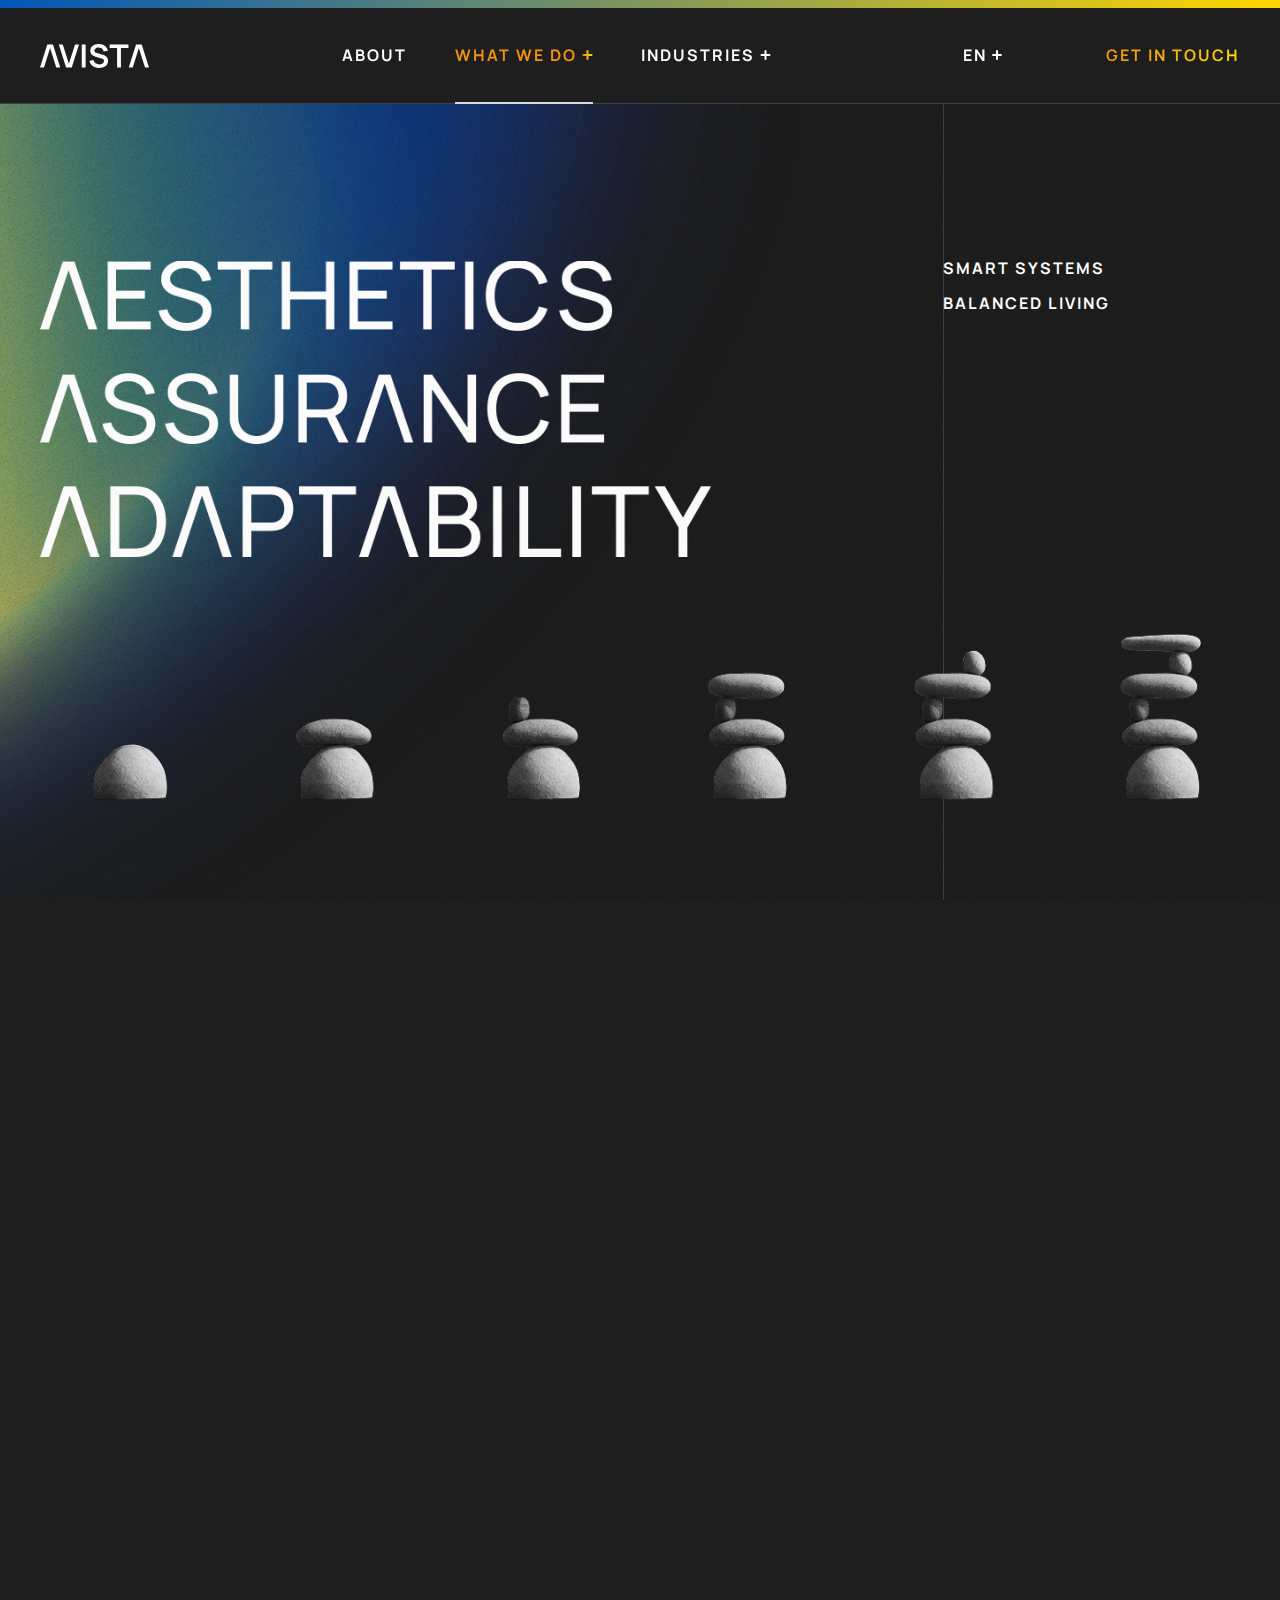
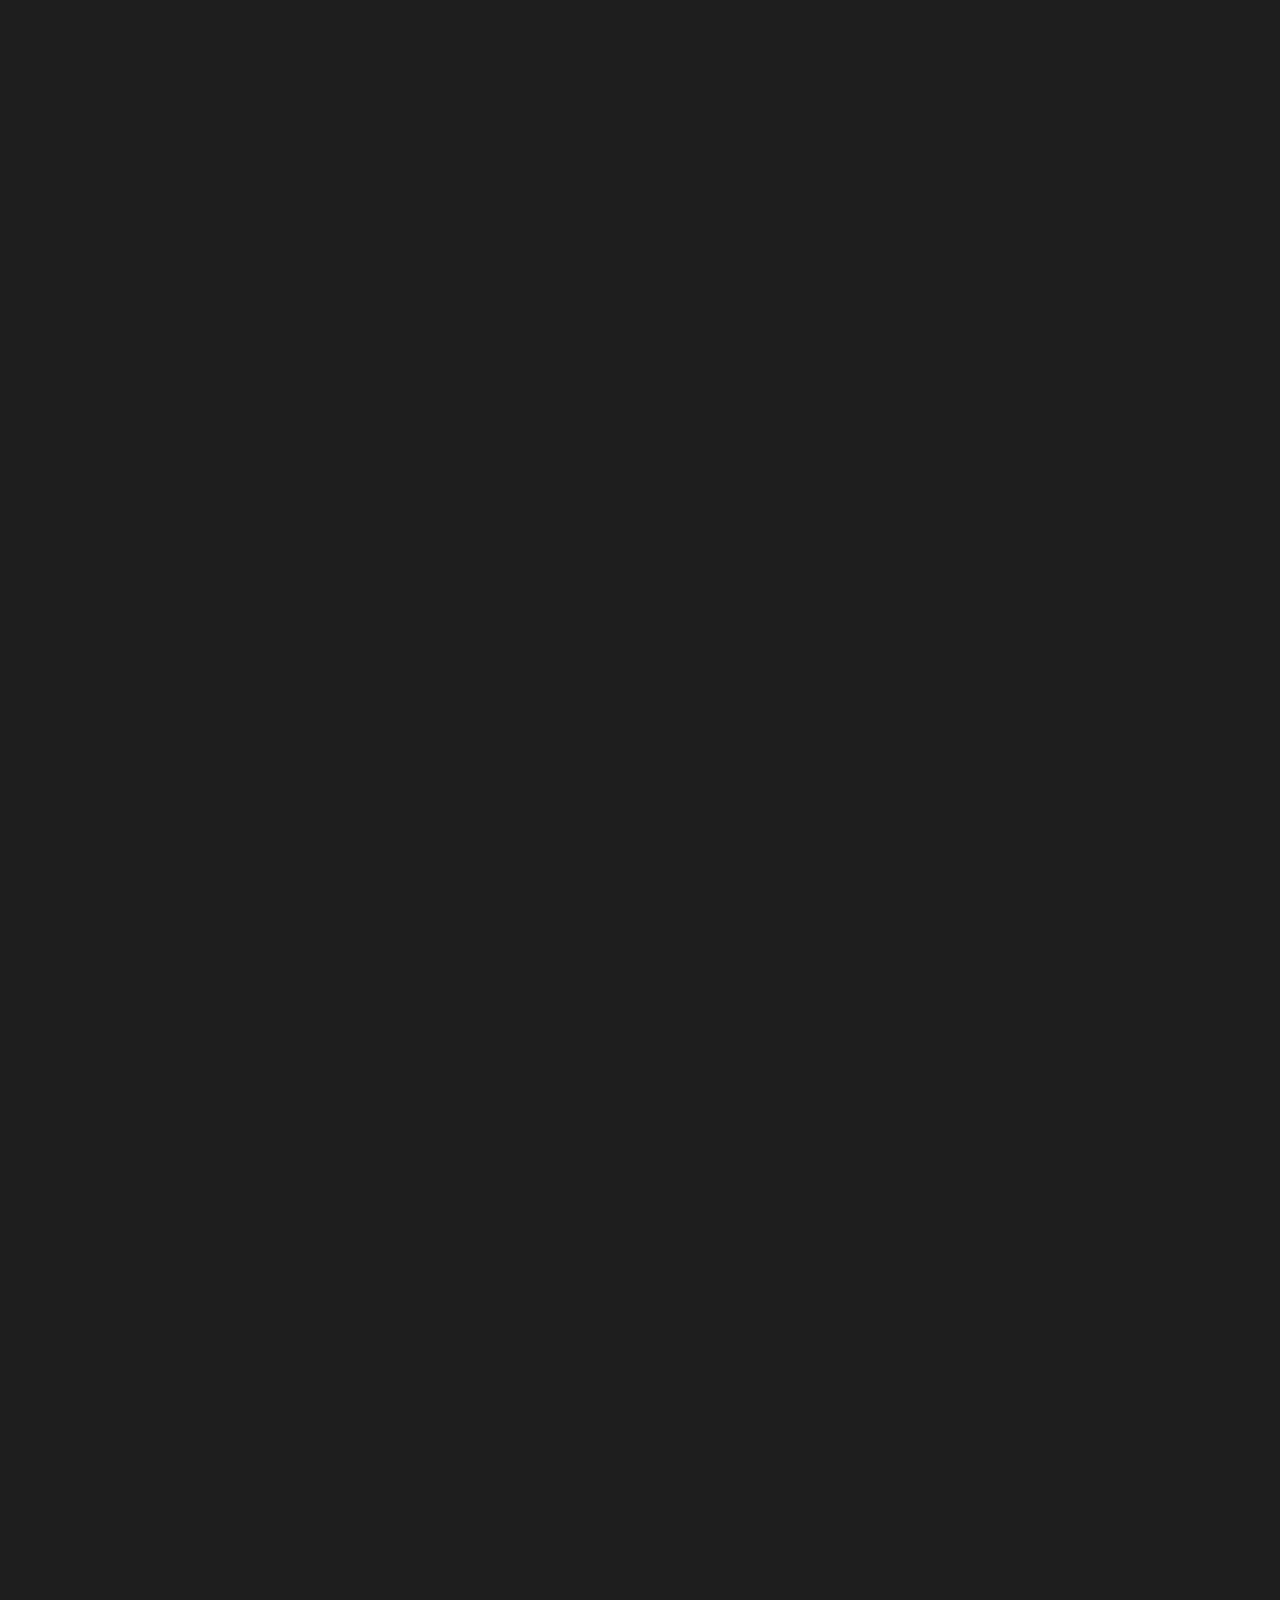
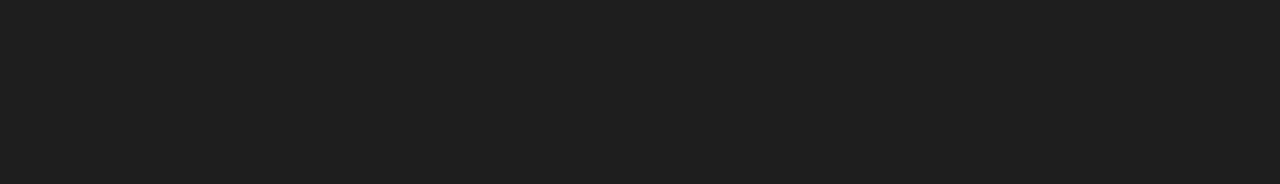
<file: index.html>
<!DOCTYPE html>
<html lang="en">
<head>
   <meta charset="UTF-8">
   <meta http-equiv="X-UA-Compatible" content="IE=edge">
   <meta name="viewport" content="width=device-width, initial-scale=1.0">
   <link rel="preconnect" href="https://fonts.googleapis.com">
   <link rel="preconnect" href="https://fonts.gstatic.com" crossorigin>
   <link href="https://fonts.googleapis.com/css2?family=Manrope:wght@200..800&family=Montserrat:ital,wght@0,100..900;1,100..900&family=Roboto:ital,wght@0,100..900;1,100..900&display=swap&_v=20250802162806" rel="stylesheet">
   <link rel="stylesheet" href="css/style.min.css?_v=20250802162806">
   <title>Home - AVISTA</title>
</head>

<body class="page-template-front-page">
	<div class="wrapper">
		<header class="header lock-padding">
	<div class="header__wrapper">
		<div id="header-container" class="n_container header-container">
			<div class="header__blockLogo">
				<a href="/"><img src="images/svg/logo.svg" alt=""></a>
			</div>
			<div class="header__menu menu">
				<div class="menu__body">
					<nav class="menu-topmenu-container">
						<ul class="menu__list">
							<li class="menu-item">
								<a href="#">ABOUT</a>
							</li>
							<li class="menu-item menu-item-has-children current-menu-item">
								<a href="#">WHAT WE DO</a>
								<ul class="sub-menu">
									<li class="menu-item icon-item home-icon">
										<a href="#">Home Automation</a>
									</li>
									<li class="menu-item icon-item video-icon">
										<a href="#">Video Surveillance</a>
									</li>
									<li class="menu-item icon-item security-icon current-menu-item">
										<a href="#">Security Systems</a>
									</li>
									<li class="menu-item icon-item wifi-icon">
										<a href="#">LAN WIFI</a>
									</li>
									<li class="menu-item icon-item audio-icon">
										<a href="#">Audiovisual Systems</a>
									</li>
								</ul>
							</li>
							<li class="menu-item menu-item-has-children">
								<a href="#">INDUSTRIES</a>
								<ul class="sub-menu">
									<li class="menu-item number-item">
										<a href="#">Housing</a>
									</li>
									<li class="menu-item number-item">
										<a href="#">Office</a>
									</li>
									<li class="menu-item number-item">
										<a href="#">Factory</a>
									</li>
									<li class="menu-item number-item current-menu-item">
										<a href="#">Public space</a>
									</li>
								</ul>
							</li>
						</ul>
					</nav>
				</div>
			</div>
			<div class="language">
				<div class="language__header">
					<span class="language__current">EN</span>
					<div class="language__icon">
						<svg width="10" height="10" viewBox="0 0 10 10" fill="none" xmlns="http://www.w3.org/2000/svg">
							<path d="M5 1V5M5 5V9M5 5H9M5 5H1" stroke="#FBFBFB" stroke-width="2" stroke-linecap="round" stroke-linejoin="round"/>
						</svg>
					</div>
				</div>
				<div class="language__body">
					<div class="language__item current-lang">
						<a href="/">ENGLISH</a>
					</div>
					<div class="language__item">
						<a href="/es">ESpanol</a>
					</div>
					<div class="language__item">
						<a href="/uk">УКраїнська</a>
					</div>
				</div>
			</div>
			<a href="#" class="n_btn">GET IN TOUCH</a>
			<button type="button" class="menu__icon">
				<!--<span></span>-->
			</button>
		</div>
	</div>
</header>
      <picture>
         <source media="(min-width:576px)" srcset="images/svg/home-page-illustration-top.svg">
         <source media="(max-width:575px)" srcset="images/svg/home-page-illustration-top-mobile.svg">
         <img class="first-screen__illustration top no" src="images/svg/home-page-illustration-top.svg" alt="">
      </picture>
		<main class="main">

         <section class="first-screen">
				<picture>
					<source media="(min-width:576px)" srcset="images/svg/home-page-illustration-top.svg">
					<source media="(max-width:575px)" srcset="images/svg/home-page-illustration-top-mobile.svg">
					<img class="first-screen__illustration top" src="images/svg/home-page-illustration-top.svg" alt="">
				</picture>
            <div class="n_container">
               <h1>
						<picture>
							<source media="(min-width:576px)" srcset="images/home-title-image.png">
							<source media="(max-width:575px)" srcset="images/home-title-image-mobile.png">
							<img class="first-screen__title" src="images/home-title-image.png" alt="">
						</picture>
					</h1>
					<ul class="first-screen__list">
						<li>Smart Systems</li>
						<li>Balanced Living</li>
					</ul>
					<picture>
						<source media="(min-width:576px)" srcset="images/stones-on-main.png">
						<source media="(max-width:575px)" srcset="images/stones-on-main-mobile.png">
						<img class="first-screen__pebbles" src="images/stones-on-main.png" alt="">
					</picture>
            </div>
         </section>

			<div class="logos marquee">
				<img src="images/svg/logo-1.svg" alt="">
				<img src="images/svg/logo-2.svg" alt="">
				<img src="images/svg/logo-3.svg" alt="">
				<img src="images/svg/logo-4.svg" alt="">
				<img src="images/svg/logo-5.svg" alt="">
				<img src="images/svg/logo-6.svg" alt="">
				<img src="images/svg/logo-7.svg" alt="">
				<img src="images/svg/logo-8.svg" alt="">
			</div>

         <section class="who-we-are">
            <div class="n_container">
               <h2 class="who-we-are__title">WHAT WE DO_</h2>
               <h3 class="who-we-are__subTitle"><span>ORGANIZE. INTEGRATE. PROTECT.</span></h3>
               <p>AVISTA brings you the calm of precision transforming your home into a space of perfect equilibrium. With a focus on aesthetics, assurance, and adaptability, we create environments that feel both intuitive and secure.</p>
					<a href="#" class="explore-details-link">EXPLORE DETAILS</a>
				</div>
         </section>

			<div class="list-blocks">
				<div class="n_container">
					<div class="list-block">
						<div class="list-block__wrapIcon">
							<img src="images/svg/list-block-icon-1.svg" alt="">
						</div>
						<div class="list-block__content">
							<a class="list-block__permalink" href="#">EXPLORE DETAILS</a>
							<a href="#" class="wrap-name">
								<h2>Home Automation</h2>
							</a>
							<div class="wrap-text">
								<p>
									<span class="desktop">Effortlessly control your home with smart solutions designed for comfort, convenience, and energy efficiency.</span>
									<span class="mobile">Effortless control for a smarter, more comfortable living space.</span>
								</p>
							</div>
						</div>
					</div>
					<div class="list-block">
						<div class="list-block__wrapIcon">
							<img src="images/svg/list-block-icon-2.svg" alt="">
						</div>
						<div class="list-block__content">
							<a class="list-block__permalink" href="#">EXPLORE DETAILS</a>
							<a href="#" class="wrap-name">
								<h2>Video Surveillance</h2>
							</a>
							<div class="wrap-text">
								<p>
									<span class="desktop">Enhance your safety with advanced video monitoring systems that provide round-the-clock security and peace of mind.</span>
									<span class="mobile">Advanced monitoring for safety and peace of mind.</span>
								</p>
							</div>
						</div>
					</div>
					<div class="list-block">
						<div class="list-block__wrapIcon">
							<img src="images/svg/list-block-icon-3.svg" alt="">
						</div>
						<div class="list-block__content">
							<a class="list-block__permalink" href="#">EXPLORE DETAILS</a>
							<a href="#" class="wrap-name">
								<h2>Security Systems</h2>
							</a>
							<div class="wrap-text">
								<p>
									<span class="desktop">Protect your property with cutting-edge alarm and access control systems tailored to your needs.</span>
									<span class="mobile">Cutting-edge protection for your home and business.</span>
								</p>
							</div>
						</div>
					</div>
					<div class="list-block">
						<div class="list-block__wrapIcon">
							<img src="images/svg/list-block-icon-4.svg" alt="">
						</div>
						<div class="list-block__content">
							<a class="list-block__permalink" href="#">EXPLORE DETAILS</a>
							<a href="#" class="wrap-name">
								<h2>LAN WIFI</h2>
							</a>
							<div class="wrap-text">
								<p>
									<span class="desktop">Seamless and reliable connectivity for your home or business with expertly designed network solutions.</span>
									<span class="mobile">Reliable connectivity for seamless digital experiences.</span>
								</p>
							</div>
						</div>
					</div>
					<div class="list-block">
						<div class="list-block__wrapIcon">
							<img src="images/svg/list-block-icon-5.svg" alt="">
						</div>
						<div class="list-block__content">
							<a class="list-block__permalink" href="#">EXPLORE DETAILS</a>
							<a href="#" class="wrap-name">
								<h2>Audiovisual Systems</h2>
							</a>
							<div class="wrap-text">
								<p>
									<span class="desktop">Immerse yourself in premium sound and visuals with personalized AV solutions for entertainment or business use.</span>
									<span class="mobile">Immersive sound and visuals for ultimate entertainment.</span>
								</p>
							</div>
						</div>
					</div>
				</div>
			</div>

			<section class="section-grid">
				<div class="n_container">
					<h2 class="section-grid__title">INDUSTRIES_</h2>
               <h3 class="section-grid__subTitle">Balance between safety, convenience and innovation in every space you create.</h3>
					<a href="#" class="view-all-link">VIEW ALL</a>
					<div class="grid-container">
						<div class="housing">
							<a href="#" class="industries__block">
                        <div class="industries__blockContent">
                           <h3>Housing</h3>
                           <div class="industries__itemBlockText">
                              <p>Transform your home into a smart, secure, and harmonious space with automation, monitoring, and seamless connectivity that guarantee comfort and peace of mind.</p>
                           </div>
                        </div>
                        <img src="images/industries-image-1.jpg" alt="">
                     </a>
						</div>
						<div class="office">
							<a href="#" class="industries__block">
                        <div class="industries__blockContent">
                           <h3>Office</h3>
                           <div class="industries__itemBlockText">
                              <p>Boost productivity and collaboration with advanced network solutions, audiovisual systems, and security technologies tailored to modern workspaces.</p>
                           </div>
                        </div>
                        <img src="images/industries-image-2.jpg" alt="">
                     </a>
						</div>
						<div class="public-space">
							<a href="#" class="industries__block">
                        <div class="industries__blockContent">
                           <h3>public space</h3>
                           <div class="industries__itemBlockText">
                              <p>Create safer and more efficient public environments with integrated security, monitoring, and automation solutions that improve daily operations and the visitor experience.</p>
                           </div>
                        </div>
                        <img src="images/industries-image-3.jpg" alt="">
                     </a>
						</div>
						<div class="factory">
							<a href="#" class="industries__block">
                        <div class="industries__blockContent">
                           <h3>factory</h3>
                           <div class="industries__itemBlockText">
                              <p>Optimize industrial operations with cutting-edge automation, surveillance, and security systems that improve workflow, safety, and efficiency in plants and manufacturing facilities.</p>
                           </div>
                        </div>
                        <img src="images/industries-image-4.jpg" alt="">
                     </a>
						</div>
					</div>
				</div>
			</section>

			<div class="les-chat-block" data-da="footer__column,first,768">
				<div class="n_container">
					<p>Ready to CREATE YOUR SPACE?</p>
					<a href="#">Let's chat</a>
				</div>
			</div>

		</main>
		<footer class="footer">
   <div class="n_container">
      <h3>connect_</h3>
      <div class="footer__columns">
         <div class="footer__column">
            <nav>
               <ul class="footer__menu">
                  <li><a href="#">Privacy Notice</a></li>
                  <li><a href="#">Terms of Use</a></li>
                  <li><a href="#">Cookie Police</a></li>
               </ul>
            </nav>
         </div>
         <div class="footer__column">
            <ul class="footer__list">
               <li>Barcelona</li>
               <li><a href="tel:+34641500190">+34 641 500 190</a></li>
               <li><a href="mailto:info@avista.com.es">info@avista.com.es</a></li>
            </ul>
            <ul class="footer__social">
               <li>
                  <a href="#" target="_blank" rel="noopener noreferrer">
                     <svg width="24" height="24" viewBox="0 0 24 24" fill="none" xmlns="http://www.w3.org/2000/svg">
                        <mask id="mask0_1095_644" style="mask-type:alpha" maskUnits="userSpaceOnUse" x="0" y="0" width="24" height="24">
                           <path d="M12 10H16.5L16 12H12V21H10V12H6V10H10V8.128C10 6.345 10.186 5.698 10.534 5.046C10.875 4.40181 11.4018 3.87501 12.046 3.534C12.698 3.186 13.345 3 15.128 3C15.65 3 16.108 3.05 16.5 3.15V5H15.128C13.804 5 13.401 5.078 12.99 5.298C12.686 5.46 12.46 5.686 12.298 5.99C12.078 6.401 12 6.804 12 8.128V10Z" fill="black"/>
                        </mask>
                        <g mask="url(#mask0_1095_644)">
                           <rect width="24" height="24" fill="#FBFBFB"/>
                        </g>
                     </svg>
                  </a>
               </li>
               <li>
                  <a href="#" target="_blank" rel="noopener noreferrer">
                     <svg width="24" height="24" viewBox="0 0 24 24" fill="none" xmlns="http://www.w3.org/2000/svg">
                        <mask id="mask0_1095_656" style="mask-type:alpha" maskUnits="userSpaceOnUse" x="0" y="0" width="24" height="24">
                           <path d="M12 9C11.2044 9 10.4413 9.31607 9.87868 9.87868C9.31607 10.4413 9 11.2044 9 12C9 12.7956 9.31607 13.5587 9.87868 14.1213C10.4413 14.6839 11.2044 15 12 15C12.7956 15 13.5587 14.6839 14.1213 14.1213C14.6839 13.5587 15 12.7956 15 12C15 11.2044 14.6839 10.4413 14.1213 9.87868C13.5587 9.31607 12.7956 9 12 9ZM12 7C13.3261 7 14.5979 7.52678 15.5355 8.46447C16.4732 9.40215 17 10.6739 17 12C17 13.3261 16.4732 14.5979 15.5355 15.5355C14.5979 16.4732 13.3261 17 12 17C10.6739 17 9.40215 16.4732 8.46447 15.5355C7.52678 14.5979 7 13.3261 7 12C7 10.6739 7.52678 9.40215 8.46447 8.46447C9.40215 7.52678 10.6739 7 12 7ZM18.5 6.75C18.5 7.08152 18.3683 7.39946 18.1339 7.63388C17.8995 7.8683 17.5815 8 17.25 8C16.9185 8 16.6005 7.8683 16.3661 7.63388C16.1317 7.39946 16 7.08152 16 6.75C16 6.41848 16.1317 6.10054 16.3661 5.86612C16.6005 5.6317 16.9185 5.5 17.25 5.5C17.5815 5.5 17.8995 5.6317 18.1339 5.86612C18.3683 6.10054 18.5 6.41848 18.5 6.75ZM12 4C9.526 4 9.122 4.007 7.971 4.058C7.187 4.095 6.661 4.2 6.173 4.39C5.739 4.558 5.426 4.759 5.093 5.093C4.78001 5.3954 4.53935 5.76458 4.389 6.173C4.199 6.663 4.094 7.188 4.058 7.971C4.006 9.075 4 9.461 4 12C4 14.474 4.007 14.878 4.058 16.029C4.095 16.812 4.2 17.339 4.389 17.826C4.559 18.261 4.759 18.574 5.091 18.906C5.428 19.242 5.741 19.443 6.171 19.609C6.665 19.8 7.191 19.906 7.971 19.942C9.075 19.994 9.461 20 12 20C14.474 20 14.878 19.993 16.029 19.942C16.811 19.905 17.338 19.8 17.826 19.611C18.259 19.442 18.574 19.241 18.906 18.909C19.243 18.572 19.444 18.259 19.61 17.829C19.8 17.336 19.906 16.809 19.942 16.029C19.994 14.925 20 14.539 20 12C20 9.526 19.993 9.122 19.942 7.971C19.905 7.189 19.8 6.661 19.61 6.173C19.4593 5.765 19.2191 5.39596 18.907 5.093C18.6047 4.77985 18.2355 4.53917 17.827 4.389C17.337 4.199 16.811 4.094 16.029 4.058C14.925 4.006 14.539 4 12 4ZM12 2C14.717 2 15.056 2.01 16.122 2.06C17.187 2.11 17.912 2.277 18.55 2.525C19.21 2.779 19.766 3.123 20.322 3.678C20.8305 4.1779 21.224 4.78259 21.475 5.45C21.722 6.087 21.89 6.813 21.94 7.878C21.987 8.944 22 9.283 22 12C22 14.717 21.99 15.056 21.94 16.122C21.89 17.187 21.722 17.912 21.475 18.55C21.2247 19.2178 20.8311 19.8226 20.322 20.322C19.822 20.8303 19.2173 21.2238 18.55 21.475C17.913 21.722 17.187 21.89 16.122 21.94C15.056 21.987 14.717 22 12 22C9.283 22 8.944 21.99 7.878 21.94C6.813 21.89 6.088 21.722 5.45 21.475C4.78233 21.2245 4.17753 20.8309 3.678 20.322C3.16941 19.8222 2.77593 19.2175 2.525 18.55C2.277 17.913 2.11 17.187 2.06 16.122C2.013 15.056 2 14.717 2 12C2 9.283 2.01 8.944 2.06 7.878C2.11 6.812 2.277 6.088 2.525 5.45C2.77524 4.78218 3.1688 4.17732 3.678 3.678C4.17767 3.16923 4.78243 2.77573 5.45 2.525C6.088 2.277 6.812 2.11 7.878 2.06C8.944 2.013 9.283 2 12 2Z" fill="black"/>
                        </mask>
                        <g mask="url(#mask0_1095_656)">
                           <rect width="24" height="24" fill="#FBFBFB"/>
                        </g>
                     </svg>
                  </a>
               </li>
            </ul>
         </div>
      </div>
   </div>
</footer>
<picture>
   <source media="(min-width:576px)" srcset="images/svg/footer-illustration.svg">
   <source media="(max-width:575px)" srcset="images/svg/footer-illustration-mobile.svg">
   <img class="footer__illustration" src="images/svg/footer-illustration.svg" alt="">
</picture>
      <div class="n_container vertical-line"></div>
	</div>
   <script src="js/script.min.js?_v=20250802162806"></script>
   <script src="files/js/form.js?_v=20250802162806"></script>

	<script src="files/js/jquery-3.6.1.min.js?_v=20250802162806"></script>
	<script src="files/js/marquee/jquery.marquee.min.js?_v=20250802162806"></script>
	<script src="files/js/marquee/init.js?_v=20250802162806"></script>
</body>
</html>
</file>
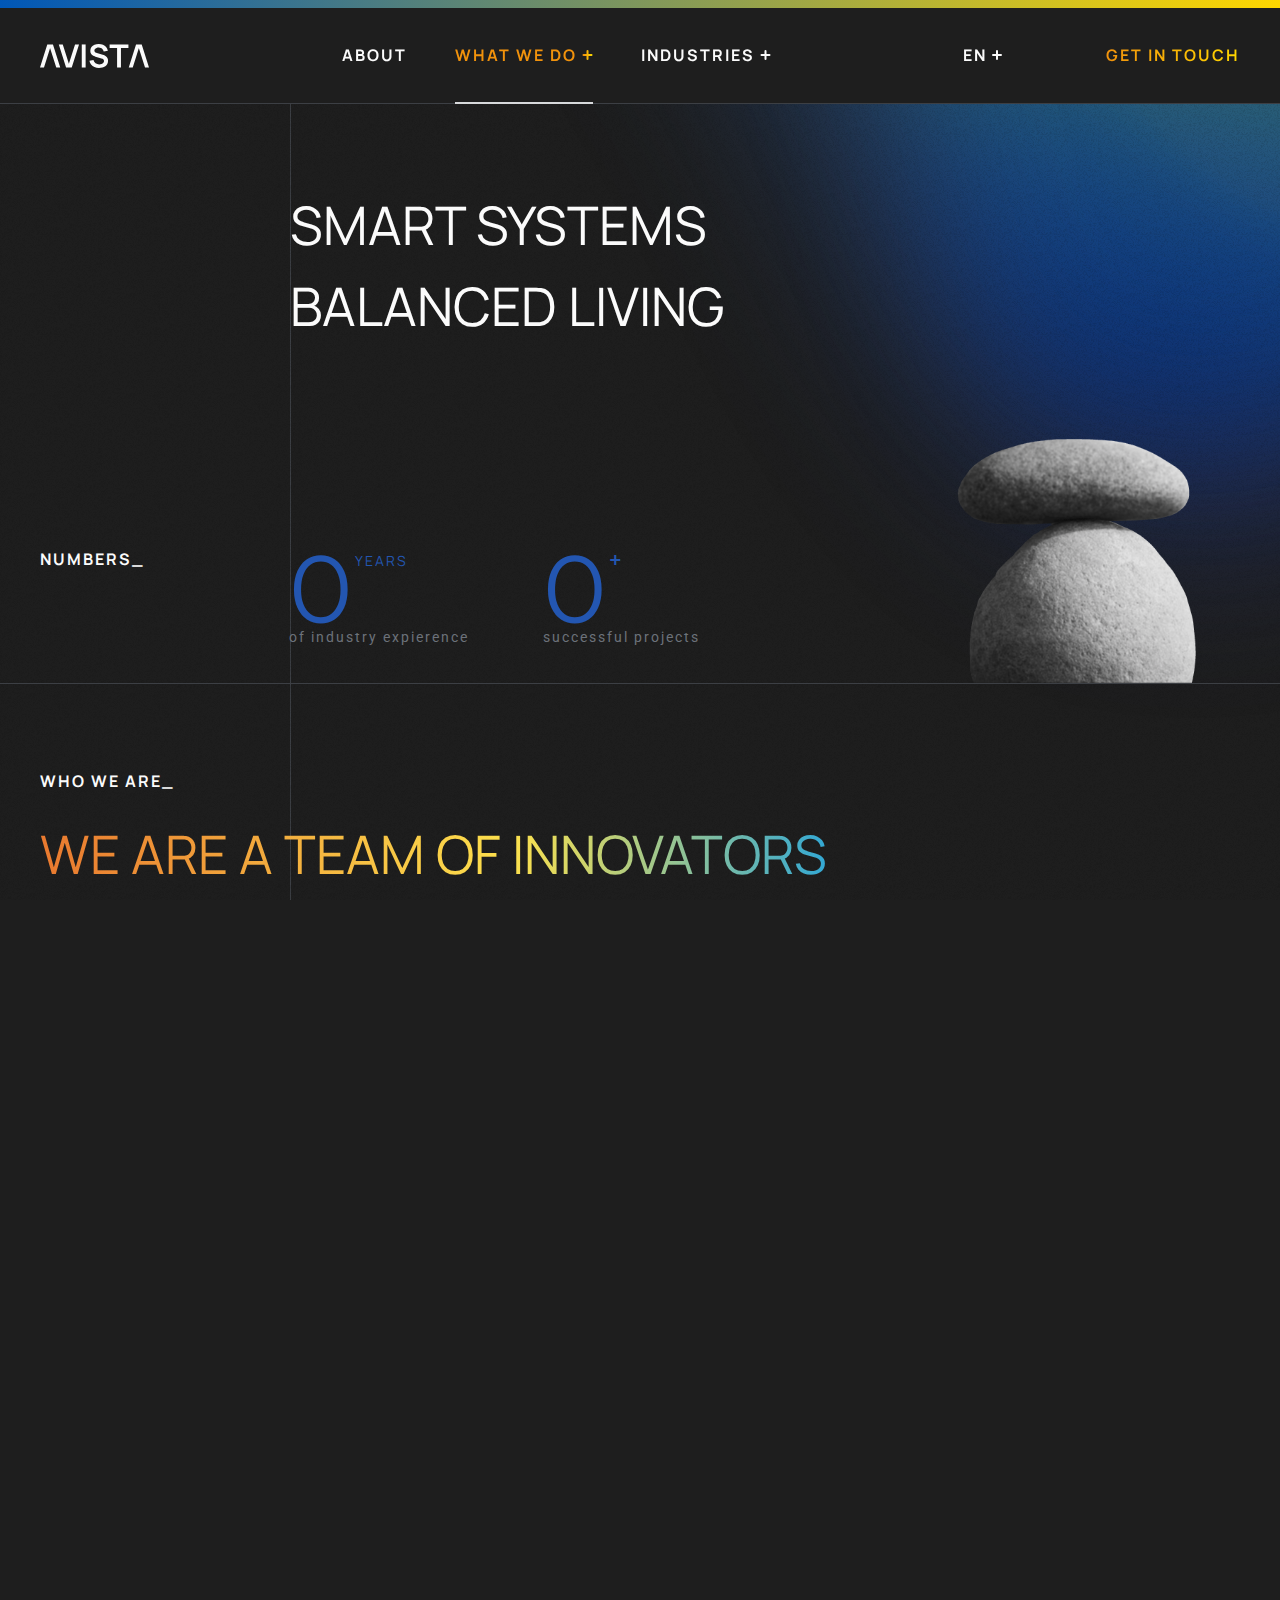
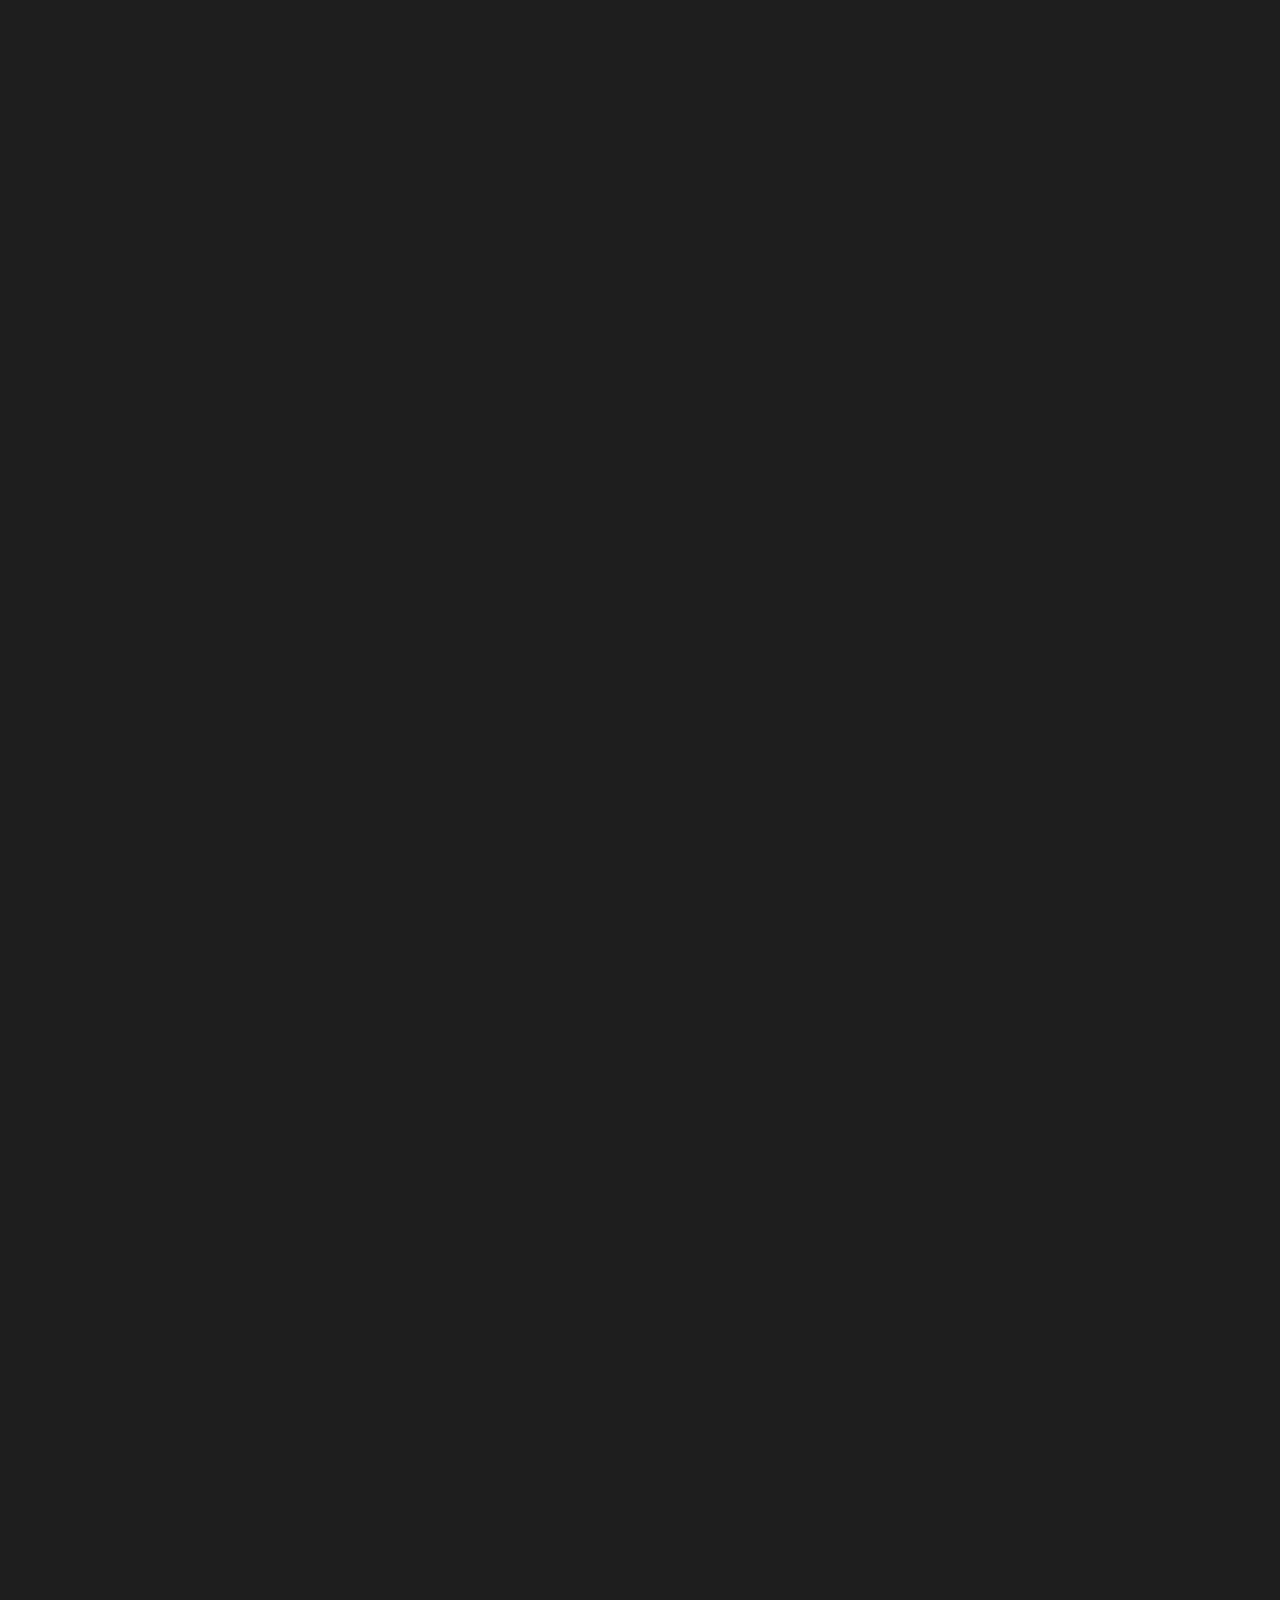
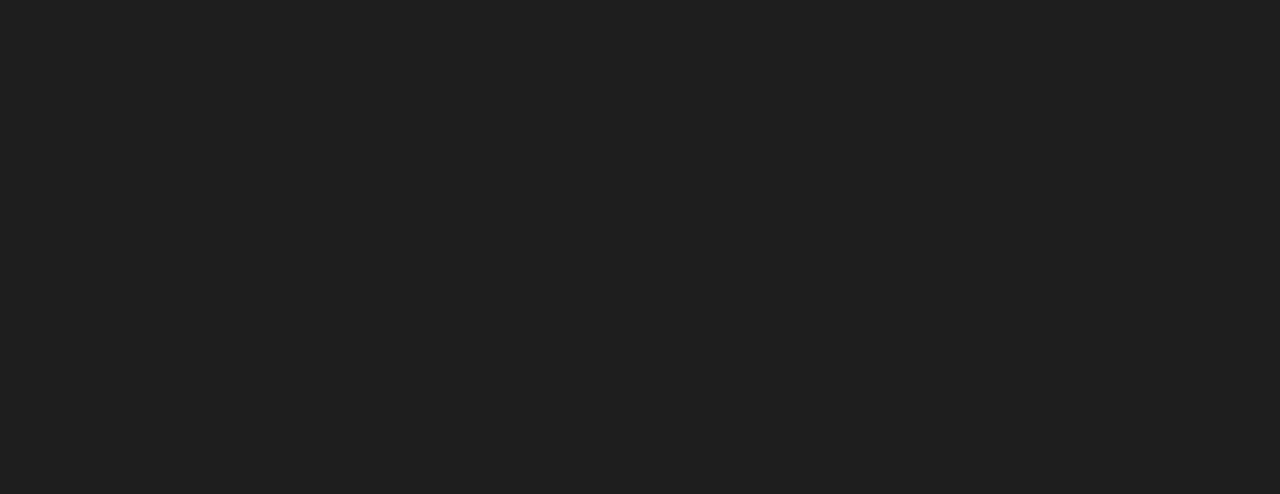
<file: about-us.html>
<!DOCTYPE html>
<html lang="en">
<head>
   <meta charset="UTF-8">
   <meta http-equiv="X-UA-Compatible" content="IE=edge">
   <meta name="viewport" content="width=device-width, initial-scale=1.0">
   <link rel="preconnect" href="https://fonts.googleapis.com">
   <link rel="preconnect" href="https://fonts.gstatic.com" crossorigin>
   <link href="https://fonts.googleapis.com/css2?family=Manrope:wght@200..800&family=Montserrat:ital,wght@0,100..900;1,100..900&family=Roboto:ital,wght@0,100..900;1,100..900&display=swap&_v=20250802162806" rel="stylesheet">
   <link rel="stylesheet" href="css/style.min.css?_v=20250802162806">
   <title>About us - AVISTA</title>
</head>

<body class="page-template-about-us-page">
	<div class="wrapper">
		<header class="header lock-padding">
	<div class="header__wrapper">
		<div id="header-container" class="n_container header-container">
			<div class="header__blockLogo">
				<a href="/"><img src="images/svg/logo.svg" alt=""></a>
			</div>
			<div class="header__menu menu">
				<div class="menu__body">
					<nav class="menu-topmenu-container">
						<ul class="menu__list">
							<li class="menu-item">
								<a href="#">ABOUT</a>
							</li>
							<li class="menu-item menu-item-has-children current-menu-item">
								<a href="#">WHAT WE DO</a>
								<ul class="sub-menu">
									<li class="menu-item icon-item home-icon">
										<a href="#">Home Automation</a>
									</li>
									<li class="menu-item icon-item video-icon">
										<a href="#">Video Surveillance</a>
									</li>
									<li class="menu-item icon-item security-icon current-menu-item">
										<a href="#">Security Systems</a>
									</li>
									<li class="menu-item icon-item wifi-icon">
										<a href="#">LAN WIFI</a>
									</li>
									<li class="menu-item icon-item audio-icon">
										<a href="#">Audiovisual Systems</a>
									</li>
								</ul>
							</li>
							<li class="menu-item menu-item-has-children">
								<a href="#">INDUSTRIES</a>
								<ul class="sub-menu">
									<li class="menu-item number-item">
										<a href="#">Housing</a>
									</li>
									<li class="menu-item number-item">
										<a href="#">Office</a>
									</li>
									<li class="menu-item number-item">
										<a href="#">Factory</a>
									</li>
									<li class="menu-item number-item current-menu-item">
										<a href="#">Public space</a>
									</li>
								</ul>
							</li>
						</ul>
					</nav>
				</div>
			</div>
			<div class="language">
				<div class="language__header">
					<span class="language__current">EN</span>
					<div class="language__icon">
						<svg width="10" height="10" viewBox="0 0 10 10" fill="none" xmlns="http://www.w3.org/2000/svg">
							<path d="M5 1V5M5 5V9M5 5H9M5 5H1" stroke="#FBFBFB" stroke-width="2" stroke-linecap="round" stroke-linejoin="round"/>
						</svg>
					</div>
				</div>
				<div class="language__body">
					<div class="language__item current-lang">
						<a href="/">ENGLISH</a>
					</div>
					<div class="language__item">
						<a href="/es">ESpanol</a>
					</div>
					<div class="language__item">
						<a href="/uk">УКраїнська</a>
					</div>
				</div>
			</div>
			<a href="#" class="n_btn">GET IN TOUCH</a>
			<button type="button" class="menu__icon">
				<!--<span></span>-->
			</button>
		</div>
	</div>
</header>
      <picture>
         <source media="(min-width:576px)" srcset="images/svg/industries-page-top.svg">
         <source media="(max-width:575px)" srcset="images/svg/industries-page-top-mobile.svg">
         <img class="first-screen__illustration top" src="images/industries-page-top.svg" alt="">
      </picture>
		<main class="main about-us-page">

         <section class="first-screen there-are-items">
            <div class="n_container">
               <h2>about us_</h2>
               <h1>SMART SYSTEMS <span>BALANCED LIVING</span></h1>
               <div class="first-screen__items">
                  <div class="first-screen__item">
                     <h3>Numbers_</h3>
                  </div>
                  <div class="first-screen__item">
                     <div class="first-screen__columns">
                        <div class="first-screen__column">
                           <p class="number"><span class="num" data-target="1">0</span> <span>YEARS</span></p>
                           <p>of industry expierence</p>
                        </div>
                        <div class="first-screen__column">
                           <p class="number"><span class="num" data-target="10">0</span> <span>+</span></p>
                           <p>successful projects</p>
                        </div>
                     </div>
                  </div>
               </div>
               <picture>
                  <source media="(min-width:576px)" srcset="images/pebble.gif">
                  <source media="(max-width:575px)" srcset="images/pebble-mobile.gif">
                  <img class="first-screen__pebble" src="images/pebble.gif" alt="">
               </picture>
            </div>
         </section>

         <section class="who-we-are">
            <div class="n_container">
               <h2 class="who-we-are__title">Who We Are_</h2>
               <h3 class="who-we-are__subTitle"><span>We are a team of innovators</span></h3>
               <p>Dedicated to integrating smart technology into everyday life. With a passion for precision and harmony, we craft intelligent solutions that enhance comfort, security, and connectivity.</p>
            </div>
         </section>

         <section class="our-core-values">
            <div class="n_container">
               <h2 class="our-core-values__title">Our Core Values_</h2>
               <div class="our-core-values__items">
                  <div class="our-core-values__item">
                     <div class="our-core-values__block bg-color-one">
                        <h3>Aesthetics</h3>
                        <div class="our-core-values__blockText js-our-core-values-block-text">
                           <p>Like perfectly balanced stones, our designs blend technology with elegance, creating harmony in every space.</p>
                        </div>
                     </div>
                  </div>
                  <div class="our-core-values__item">
                     <div class="our-core-values__block bg-color-two">
                        <h3>Assurance</h3>
                        <div class="our-core-values__blockText js-our-core-values-block-text">
                           <p>Stability and security are at our core, ensuring that our smart systems work flawlessly to protect and simplify your life.</p>
                        </div>
                     </div>
                  </div>
                  <div class="our-core-values__item">
                     <div class="our-core-values__block bg-color-three">
                        <h3>Adaptability</h3>
                        <div class="our-core-values__blockText js-our-core-values-block-text">
                           <p>Our solutions seamlessly integrate into your environment, maintaining balance between innovation and everyday comfort.</p>
                        </div>
                     </div>
                  </div>
               </div>
            </div>
         </section>

         <div class="about-us-page__wrap-info">

            <section class="about-us-page__info">
               <div class="n_container">
                  <div class="about-us-page__head">
                     <h2 class="about-us-page__infoTitle">Our VISION_</h2>
                     <h3 class="about-us-page__infoSubTitle">We believe in balance between technology and life</h3>
                  </div>
                  <p>Our approach ensures that every system we create is not just advanced but also intuitive, bringing effortless control and harmony into your space. Technology should enhance life, not complicate it this principle guides everything we do.</p>
               </div>
               <img src="images/svg/about-us-page-info-name-vision.svg" alt="">
            </section>

            <section class="about-us-page__info">
               <div class="n_container">
                  <div class="about-us-page__head">
                     <h2 class="about-us-page__infoTitle">Our Mission_</h2>
                     <h3 class="about-us-page__infoSubTitle">to bring stability, simplicity, and security through  intelligent automation</h3>
                  </div>
                  <p>We design solutions that seamlessly integrate into your lifestyle, creating smarter, safer, and more balanced environments where technology works for you, not against you.</p>
               </div>
               <img src="images/svg/about-us-page-info-name-mission.svg" alt="">
            </section>

         </div>

         <section class="contact">
            <div class="n_container">
               <h2 class="contact__title">FROM VISION TO <span>BALANCE</span><br> FROM TECHNOLOGY TO <span>BALANCED LIVING</span></h2>
               <div class="contact__content">
                  <h3 class="contact__subTitle">WHY NOT EXPERIENCE IT TOGETHER?</h3>
                  <form>
                     <div class="wrap-field first">
                        <label for="name">Name</label>
                        <input type="text" name="name" id="name">
                     </div>
                     <div class="wrap-fields">
                        <div class="wrap-field">
                           <label for="email">Email address</label>
                           <input type="text" name="email" id="email">
                        </div>
                        <div class="wrap-field">
                           <label for="phone">Phone number</label>
                           <input type="text" name="phone" class="phone" id="phone">
                        </div>
                     </div>
                     <div class="wrap-field">
                        <label for="text">Type into this box and tell us about your needs. We will answer as soon as possible.</label>
                        <input name="text" id="text">
                     </div>
                     <label class="custom-checkbox">
                        <input type="checkbox" class="custom-checkbox__input">
                        <span class="custom-checkbox__box"></span>
                        <span class="custom-checkbox-text">I have read and accepted Privacy Notice and Terms of Use</span>
                     </label>
                     <button type="submit">send request</button>
                  </form>
               </div>
            </div>
         </section>

		</main>
		<footer class="footer">
   <div class="n_container">
      <h3>connect_</h3>
      <div class="footer__columns">
         <div class="footer__column">
            <nav>
               <ul class="footer__menu">
                  <li><a href="#">Privacy Notice</a></li>
                  <li><a href="#">Terms of Use</a></li>
                  <li><a href="#">Cookie Police</a></li>
               </ul>
            </nav>
         </div>
         <div class="footer__column">
            <ul class="footer__list">
               <li>Barcelona</li>
               <li><a href="tel:+34641500190">+34 641 500 190</a></li>
               <li><a href="mailto:info@avista.com.es">info@avista.com.es</a></li>
            </ul>
            <ul class="footer__social">
               <li>
                  <a href="#" target="_blank" rel="noopener noreferrer">
                     <svg width="24" height="24" viewBox="0 0 24 24" fill="none" xmlns="http://www.w3.org/2000/svg">
                        <mask id="mask0_1095_644" style="mask-type:alpha" maskUnits="userSpaceOnUse" x="0" y="0" width="24" height="24">
                           <path d="M12 10H16.5L16 12H12V21H10V12H6V10H10V8.128C10 6.345 10.186 5.698 10.534 5.046C10.875 4.40181 11.4018 3.87501 12.046 3.534C12.698 3.186 13.345 3 15.128 3C15.65 3 16.108 3.05 16.5 3.15V5H15.128C13.804 5 13.401 5.078 12.99 5.298C12.686 5.46 12.46 5.686 12.298 5.99C12.078 6.401 12 6.804 12 8.128V10Z" fill="black"/>
                        </mask>
                        <g mask="url(#mask0_1095_644)">
                           <rect width="24" height="24" fill="#FBFBFB"/>
                        </g>
                     </svg>
                  </a>
               </li>
               <li>
                  <a href="#" target="_blank" rel="noopener noreferrer">
                     <svg width="24" height="24" viewBox="0 0 24 24" fill="none" xmlns="http://www.w3.org/2000/svg">
                        <mask id="mask0_1095_656" style="mask-type:alpha" maskUnits="userSpaceOnUse" x="0" y="0" width="24" height="24">
                           <path d="M12 9C11.2044 9 10.4413 9.31607 9.87868 9.87868C9.31607 10.4413 9 11.2044 9 12C9 12.7956 9.31607 13.5587 9.87868 14.1213C10.4413 14.6839 11.2044 15 12 15C12.7956 15 13.5587 14.6839 14.1213 14.1213C14.6839 13.5587 15 12.7956 15 12C15 11.2044 14.6839 10.4413 14.1213 9.87868C13.5587 9.31607 12.7956 9 12 9ZM12 7C13.3261 7 14.5979 7.52678 15.5355 8.46447C16.4732 9.40215 17 10.6739 17 12C17 13.3261 16.4732 14.5979 15.5355 15.5355C14.5979 16.4732 13.3261 17 12 17C10.6739 17 9.40215 16.4732 8.46447 15.5355C7.52678 14.5979 7 13.3261 7 12C7 10.6739 7.52678 9.40215 8.46447 8.46447C9.40215 7.52678 10.6739 7 12 7ZM18.5 6.75C18.5 7.08152 18.3683 7.39946 18.1339 7.63388C17.8995 7.8683 17.5815 8 17.25 8C16.9185 8 16.6005 7.8683 16.3661 7.63388C16.1317 7.39946 16 7.08152 16 6.75C16 6.41848 16.1317 6.10054 16.3661 5.86612C16.6005 5.6317 16.9185 5.5 17.25 5.5C17.5815 5.5 17.8995 5.6317 18.1339 5.86612C18.3683 6.10054 18.5 6.41848 18.5 6.75ZM12 4C9.526 4 9.122 4.007 7.971 4.058C7.187 4.095 6.661 4.2 6.173 4.39C5.739 4.558 5.426 4.759 5.093 5.093C4.78001 5.3954 4.53935 5.76458 4.389 6.173C4.199 6.663 4.094 7.188 4.058 7.971C4.006 9.075 4 9.461 4 12C4 14.474 4.007 14.878 4.058 16.029C4.095 16.812 4.2 17.339 4.389 17.826C4.559 18.261 4.759 18.574 5.091 18.906C5.428 19.242 5.741 19.443 6.171 19.609C6.665 19.8 7.191 19.906 7.971 19.942C9.075 19.994 9.461 20 12 20C14.474 20 14.878 19.993 16.029 19.942C16.811 19.905 17.338 19.8 17.826 19.611C18.259 19.442 18.574 19.241 18.906 18.909C19.243 18.572 19.444 18.259 19.61 17.829C19.8 17.336 19.906 16.809 19.942 16.029C19.994 14.925 20 14.539 20 12C20 9.526 19.993 9.122 19.942 7.971C19.905 7.189 19.8 6.661 19.61 6.173C19.4593 5.765 19.2191 5.39596 18.907 5.093C18.6047 4.77985 18.2355 4.53917 17.827 4.389C17.337 4.199 16.811 4.094 16.029 4.058C14.925 4.006 14.539 4 12 4ZM12 2C14.717 2 15.056 2.01 16.122 2.06C17.187 2.11 17.912 2.277 18.55 2.525C19.21 2.779 19.766 3.123 20.322 3.678C20.8305 4.1779 21.224 4.78259 21.475 5.45C21.722 6.087 21.89 6.813 21.94 7.878C21.987 8.944 22 9.283 22 12C22 14.717 21.99 15.056 21.94 16.122C21.89 17.187 21.722 17.912 21.475 18.55C21.2247 19.2178 20.8311 19.8226 20.322 20.322C19.822 20.8303 19.2173 21.2238 18.55 21.475C17.913 21.722 17.187 21.89 16.122 21.94C15.056 21.987 14.717 22 12 22C9.283 22 8.944 21.99 7.878 21.94C6.813 21.89 6.088 21.722 5.45 21.475C4.78233 21.2245 4.17753 20.8309 3.678 20.322C3.16941 19.8222 2.77593 19.2175 2.525 18.55C2.277 17.913 2.11 17.187 2.06 16.122C2.013 15.056 2 14.717 2 12C2 9.283 2.01 8.944 2.06 7.878C2.11 6.812 2.277 6.088 2.525 5.45C2.77524 4.78218 3.1688 4.17732 3.678 3.678C4.17767 3.16923 4.78243 2.77573 5.45 2.525C6.088 2.277 6.812 2.11 7.878 2.06C8.944 2.013 9.283 2 12 2Z" fill="black"/>
                        </mask>
                        <g mask="url(#mask0_1095_656)">
                           <rect width="24" height="24" fill="#FBFBFB"/>
                        </g>
                     </svg>
                  </a>
               </li>
            </ul>
         </div>
      </div>
   </div>
</footer>
<picture>
   <source media="(min-width:576px)" srcset="images/svg/footer-illustration.svg">
   <source media="(max-width:575px)" srcset="images/svg/footer-illustration-mobile.svg">
   <img class="footer__illustration" src="images/svg/footer-illustration.svg" alt="">
</picture>
      <div class="n_container vertical-line"></div>
	</div>
   <script src="js/script.min.js?_v=20250802162806"></script>
   <script src="files/js/form.js?_v=20250802162806"></script>
</body>
</html>
</file>
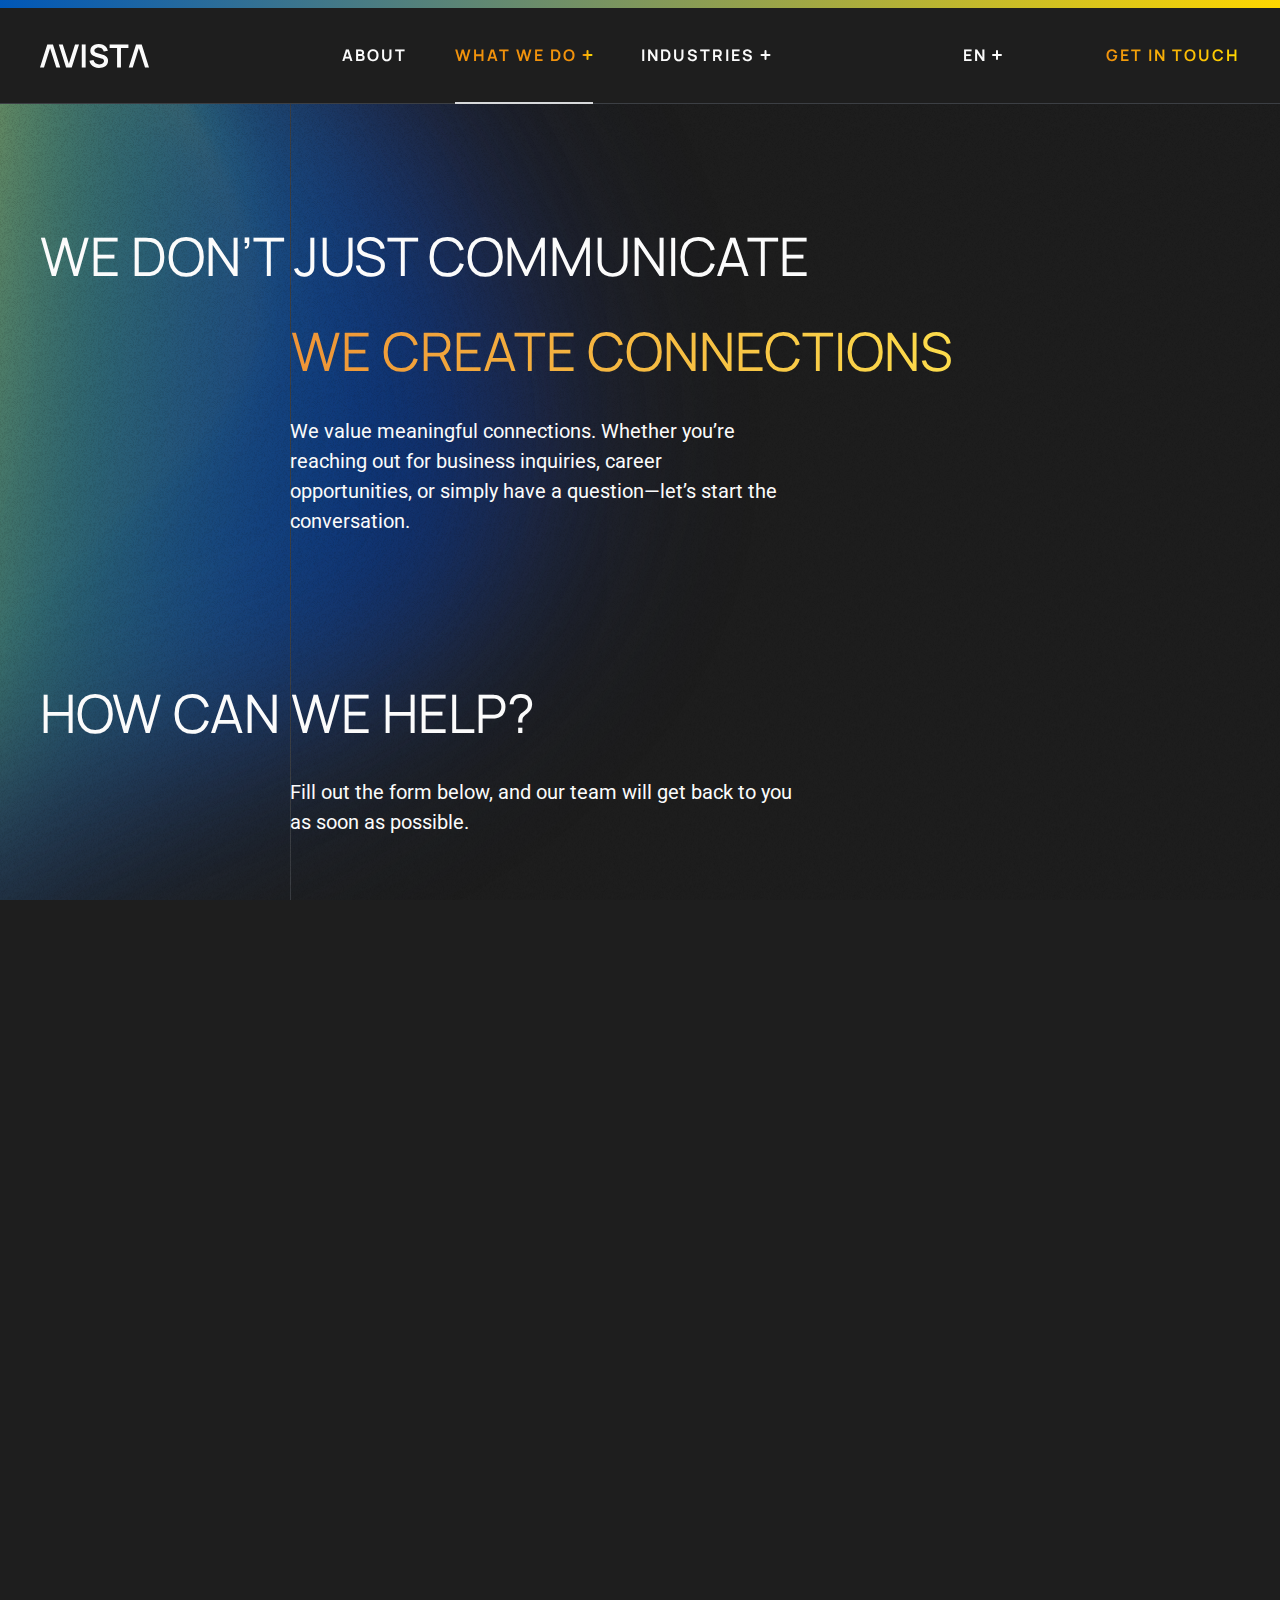
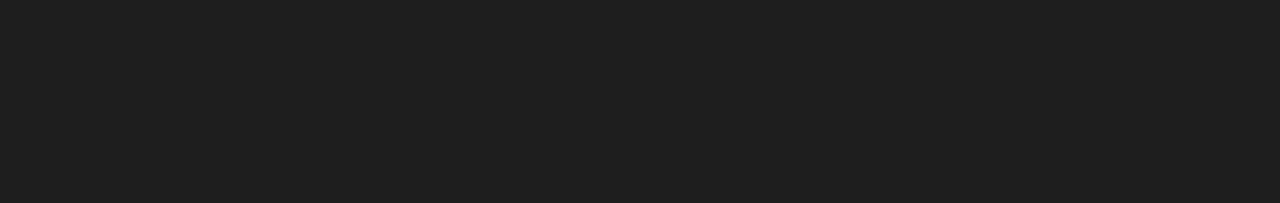
<file: get-in-touch.html>
<!DOCTYPE html>
<html lang="en">
<head>
   <meta charset="UTF-8">
   <meta http-equiv="X-UA-Compatible" content="IE=edge">
   <meta name="viewport" content="width=device-width, initial-scale=1.0">
   <link rel="preconnect" href="https://fonts.googleapis.com">
   <link rel="preconnect" href="https://fonts.gstatic.com" crossorigin>
   <link href="https://fonts.googleapis.com/css2?family=Manrope:wght@200..800&family=Montserrat:ital,wght@0,100..900;1,100..900&family=Roboto:ital,wght@0,100..900;1,100..900&display=swap&_v=20250802162806" rel="stylesheet">
   <link rel="stylesheet" href="css/style.min.css?_v=20250802162806">
   <title>Get in touch - AVISTA</title>
</head>

<body class="page-template-get-in-touch-page">
	<div class="wrapper">
		<header class="header lock-padding">
	<div class="header__wrapper">
		<div id="header-container" class="n_container header-container">
			<div class="header__blockLogo">
				<a href="/"><img src="images/svg/logo.svg" alt=""></a>
			</div>
			<div class="header__menu menu">
				<div class="menu__body">
					<nav class="menu-topmenu-container">
						<ul class="menu__list">
							<li class="menu-item">
								<a href="#">ABOUT</a>
							</li>
							<li class="menu-item menu-item-has-children current-menu-item">
								<a href="#">WHAT WE DO</a>
								<ul class="sub-menu">
									<li class="menu-item icon-item home-icon">
										<a href="#">Home Automation</a>
									</li>
									<li class="menu-item icon-item video-icon">
										<a href="#">Video Surveillance</a>
									</li>
									<li class="menu-item icon-item security-icon current-menu-item">
										<a href="#">Security Systems</a>
									</li>
									<li class="menu-item icon-item wifi-icon">
										<a href="#">LAN WIFI</a>
									</li>
									<li class="menu-item icon-item audio-icon">
										<a href="#">Audiovisual Systems</a>
									</li>
								</ul>
							</li>
							<li class="menu-item menu-item-has-children">
								<a href="#">INDUSTRIES</a>
								<ul class="sub-menu">
									<li class="menu-item number-item">
										<a href="#">Housing</a>
									</li>
									<li class="menu-item number-item">
										<a href="#">Office</a>
									</li>
									<li class="menu-item number-item">
										<a href="#">Factory</a>
									</li>
									<li class="menu-item number-item current-menu-item">
										<a href="#">Public space</a>
									</li>
								</ul>
							</li>
						</ul>
					</nav>
				</div>
			</div>
			<div class="language">
				<div class="language__header">
					<span class="language__current">EN</span>
					<div class="language__icon">
						<svg width="10" height="10" viewBox="0 0 10 10" fill="none" xmlns="http://www.w3.org/2000/svg">
							<path d="M5 1V5M5 5V9M5 5H9M5 5H1" stroke="#FBFBFB" stroke-width="2" stroke-linecap="round" stroke-linejoin="round"/>
						</svg>
					</div>
				</div>
				<div class="language__body">
					<div class="language__item current-lang">
						<a href="/">ENGLISH</a>
					</div>
					<div class="language__item">
						<a href="/es">ESpanol</a>
					</div>
					<div class="language__item">
						<a href="/uk">УКраїнська</a>
					</div>
				</div>
			</div>
			<a href="#" class="n_btn">GET IN TOUCH</a>
			<button type="button" class="menu__icon">
				<!--<span></span>-->
			</button>
		</div>
	</div>
</header>
      <picture>
         <source media="(min-width:576px)" srcset="images/svg/get-in-touch-top.svg">
         <source media="(max-width:575px)" srcset="images/svg/get-in-touch-top-mobile.svg">
         <img class="first-screen__illustration top" src="images/get-in-touch-top.svg" alt="">
      </picture>
		<main class="main what-we-do-page">

         <section class="first-screen">
            <div class="n_container">
               <h1>WE DON’T JUST COMMUNICATE <span>WE CREATE CONNECTIONS</span></h1>
               <p>We value meaningful connections. Whether you’re reaching out for business inquiries, career opportunities, or simply have a question—let’s start the conversation.</p>
            </div>
         </section>

         <section class="contact">
            <div class="n_container">
               <h2 class="contact__title">How can we help?</h2>
               <div class="contact__content">
                  <p class="contact__desc">Fill out the form below, and our team will get back to you as soon as possible.</p>
                  <form>
                     <div class="wrap-field first">
                        <label for="name">Name</label>
                        <input type="text" name="name" id="name">
                     </div>
                     <div class="wrap-fields">
                        <div class="wrap-field">
                           <label for="email">Email address</label>
                           <input type="text" name="email" id="email">
                        </div>
                        <div class="wrap-field">
                           <label for="phone">Phone number</label>
                           <input type="text" name="phone" class="phone" id="phone">
                        </div>
                     </div>
                     <div class="wrap-field">
                        <label for="text">Type into this box and tell us about your needs. We will answer as soon as possible.</label>
                        <input name="text" id="text">
                     </div>
                     <label class="custom-checkbox">
                        <input type="checkbox" class="custom-checkbox__input">
                        <span class="custom-checkbox__box"></span>
                        <span class="custom-checkbox-text">I have read and accepted Privacy Notice and Terms of Use</span>
                     </label>
                     <button type="submit">send request</button>
                  </form>
               </div>
            </div>
         </section>

		</main>
		<footer class="footer">
   <div class="n_container">
      <h3>connect_</h3>
      <div class="footer__columns">
         <div class="footer__column">
            <nav>
               <ul class="footer__menu">
                  <li><a href="#">Privacy Notice</a></li>
                  <li><a href="#">Terms of Use</a></li>
                  <li><a href="#">Cookie Police</a></li>
               </ul>
            </nav>
         </div>
         <div class="footer__column">
            <ul class="footer__list">
               <li>Barcelona</li>
               <li><a href="tel:+34641500190">+34 641 500 190</a></li>
               <li><a href="mailto:info@avista.com.es">info@avista.com.es</a></li>
            </ul>
            <ul class="footer__social">
               <li>
                  <a href="#" target="_blank" rel="noopener noreferrer">
                     <svg width="24" height="24" viewBox="0 0 24 24" fill="none" xmlns="http://www.w3.org/2000/svg">
                        <mask id="mask0_1095_644" style="mask-type:alpha" maskUnits="userSpaceOnUse" x="0" y="0" width="24" height="24">
                           <path d="M12 10H16.5L16 12H12V21H10V12H6V10H10V8.128C10 6.345 10.186 5.698 10.534 5.046C10.875 4.40181 11.4018 3.87501 12.046 3.534C12.698 3.186 13.345 3 15.128 3C15.65 3 16.108 3.05 16.5 3.15V5H15.128C13.804 5 13.401 5.078 12.99 5.298C12.686 5.46 12.46 5.686 12.298 5.99C12.078 6.401 12 6.804 12 8.128V10Z" fill="black"/>
                        </mask>
                        <g mask="url(#mask0_1095_644)">
                           <rect width="24" height="24" fill="#FBFBFB"/>
                        </g>
                     </svg>
                  </a>
               </li>
               <li>
                  <a href="#" target="_blank" rel="noopener noreferrer">
                     <svg width="24" height="24" viewBox="0 0 24 24" fill="none" xmlns="http://www.w3.org/2000/svg">
                        <mask id="mask0_1095_656" style="mask-type:alpha" maskUnits="userSpaceOnUse" x="0" y="0" width="24" height="24">
                           <path d="M12 9C11.2044 9 10.4413 9.31607 9.87868 9.87868C9.31607 10.4413 9 11.2044 9 12C9 12.7956 9.31607 13.5587 9.87868 14.1213C10.4413 14.6839 11.2044 15 12 15C12.7956 15 13.5587 14.6839 14.1213 14.1213C14.6839 13.5587 15 12.7956 15 12C15 11.2044 14.6839 10.4413 14.1213 9.87868C13.5587 9.31607 12.7956 9 12 9ZM12 7C13.3261 7 14.5979 7.52678 15.5355 8.46447C16.4732 9.40215 17 10.6739 17 12C17 13.3261 16.4732 14.5979 15.5355 15.5355C14.5979 16.4732 13.3261 17 12 17C10.6739 17 9.40215 16.4732 8.46447 15.5355C7.52678 14.5979 7 13.3261 7 12C7 10.6739 7.52678 9.40215 8.46447 8.46447C9.40215 7.52678 10.6739 7 12 7ZM18.5 6.75C18.5 7.08152 18.3683 7.39946 18.1339 7.63388C17.8995 7.8683 17.5815 8 17.25 8C16.9185 8 16.6005 7.8683 16.3661 7.63388C16.1317 7.39946 16 7.08152 16 6.75C16 6.41848 16.1317 6.10054 16.3661 5.86612C16.6005 5.6317 16.9185 5.5 17.25 5.5C17.5815 5.5 17.8995 5.6317 18.1339 5.86612C18.3683 6.10054 18.5 6.41848 18.5 6.75ZM12 4C9.526 4 9.122 4.007 7.971 4.058C7.187 4.095 6.661 4.2 6.173 4.39C5.739 4.558 5.426 4.759 5.093 5.093C4.78001 5.3954 4.53935 5.76458 4.389 6.173C4.199 6.663 4.094 7.188 4.058 7.971C4.006 9.075 4 9.461 4 12C4 14.474 4.007 14.878 4.058 16.029C4.095 16.812 4.2 17.339 4.389 17.826C4.559 18.261 4.759 18.574 5.091 18.906C5.428 19.242 5.741 19.443 6.171 19.609C6.665 19.8 7.191 19.906 7.971 19.942C9.075 19.994 9.461 20 12 20C14.474 20 14.878 19.993 16.029 19.942C16.811 19.905 17.338 19.8 17.826 19.611C18.259 19.442 18.574 19.241 18.906 18.909C19.243 18.572 19.444 18.259 19.61 17.829C19.8 17.336 19.906 16.809 19.942 16.029C19.994 14.925 20 14.539 20 12C20 9.526 19.993 9.122 19.942 7.971C19.905 7.189 19.8 6.661 19.61 6.173C19.4593 5.765 19.2191 5.39596 18.907 5.093C18.6047 4.77985 18.2355 4.53917 17.827 4.389C17.337 4.199 16.811 4.094 16.029 4.058C14.925 4.006 14.539 4 12 4ZM12 2C14.717 2 15.056 2.01 16.122 2.06C17.187 2.11 17.912 2.277 18.55 2.525C19.21 2.779 19.766 3.123 20.322 3.678C20.8305 4.1779 21.224 4.78259 21.475 5.45C21.722 6.087 21.89 6.813 21.94 7.878C21.987 8.944 22 9.283 22 12C22 14.717 21.99 15.056 21.94 16.122C21.89 17.187 21.722 17.912 21.475 18.55C21.2247 19.2178 20.8311 19.8226 20.322 20.322C19.822 20.8303 19.2173 21.2238 18.55 21.475C17.913 21.722 17.187 21.89 16.122 21.94C15.056 21.987 14.717 22 12 22C9.283 22 8.944 21.99 7.878 21.94C6.813 21.89 6.088 21.722 5.45 21.475C4.78233 21.2245 4.17753 20.8309 3.678 20.322C3.16941 19.8222 2.77593 19.2175 2.525 18.55C2.277 17.913 2.11 17.187 2.06 16.122C2.013 15.056 2 14.717 2 12C2 9.283 2.01 8.944 2.06 7.878C2.11 6.812 2.277 6.088 2.525 5.45C2.77524 4.78218 3.1688 4.17732 3.678 3.678C4.17767 3.16923 4.78243 2.77573 5.45 2.525C6.088 2.277 6.812 2.11 7.878 2.06C8.944 2.013 9.283 2 12 2Z" fill="black"/>
                        </mask>
                        <g mask="url(#mask0_1095_656)">
                           <rect width="24" height="24" fill="#FBFBFB"/>
                        </g>
                     </svg>
                  </a>
               </li>
            </ul>
         </div>
      </div>
   </div>
</footer>
<picture>
   <source media="(min-width:576px)" srcset="images/svg/footer-illustration.svg">
   <source media="(max-width:575px)" srcset="images/svg/footer-illustration-mobile.svg">
   <img class="footer__illustration" src="images/svg/footer-illustration.svg" alt="">
</picture>
      <div class="n_container vertical-line"></div>
	</div>
   <script src="js/script.min.js?_v=20250802162806"></script>
   <script src="files/js/form.js?_v=20250802162806"></script>
</body>
</html>
</file>
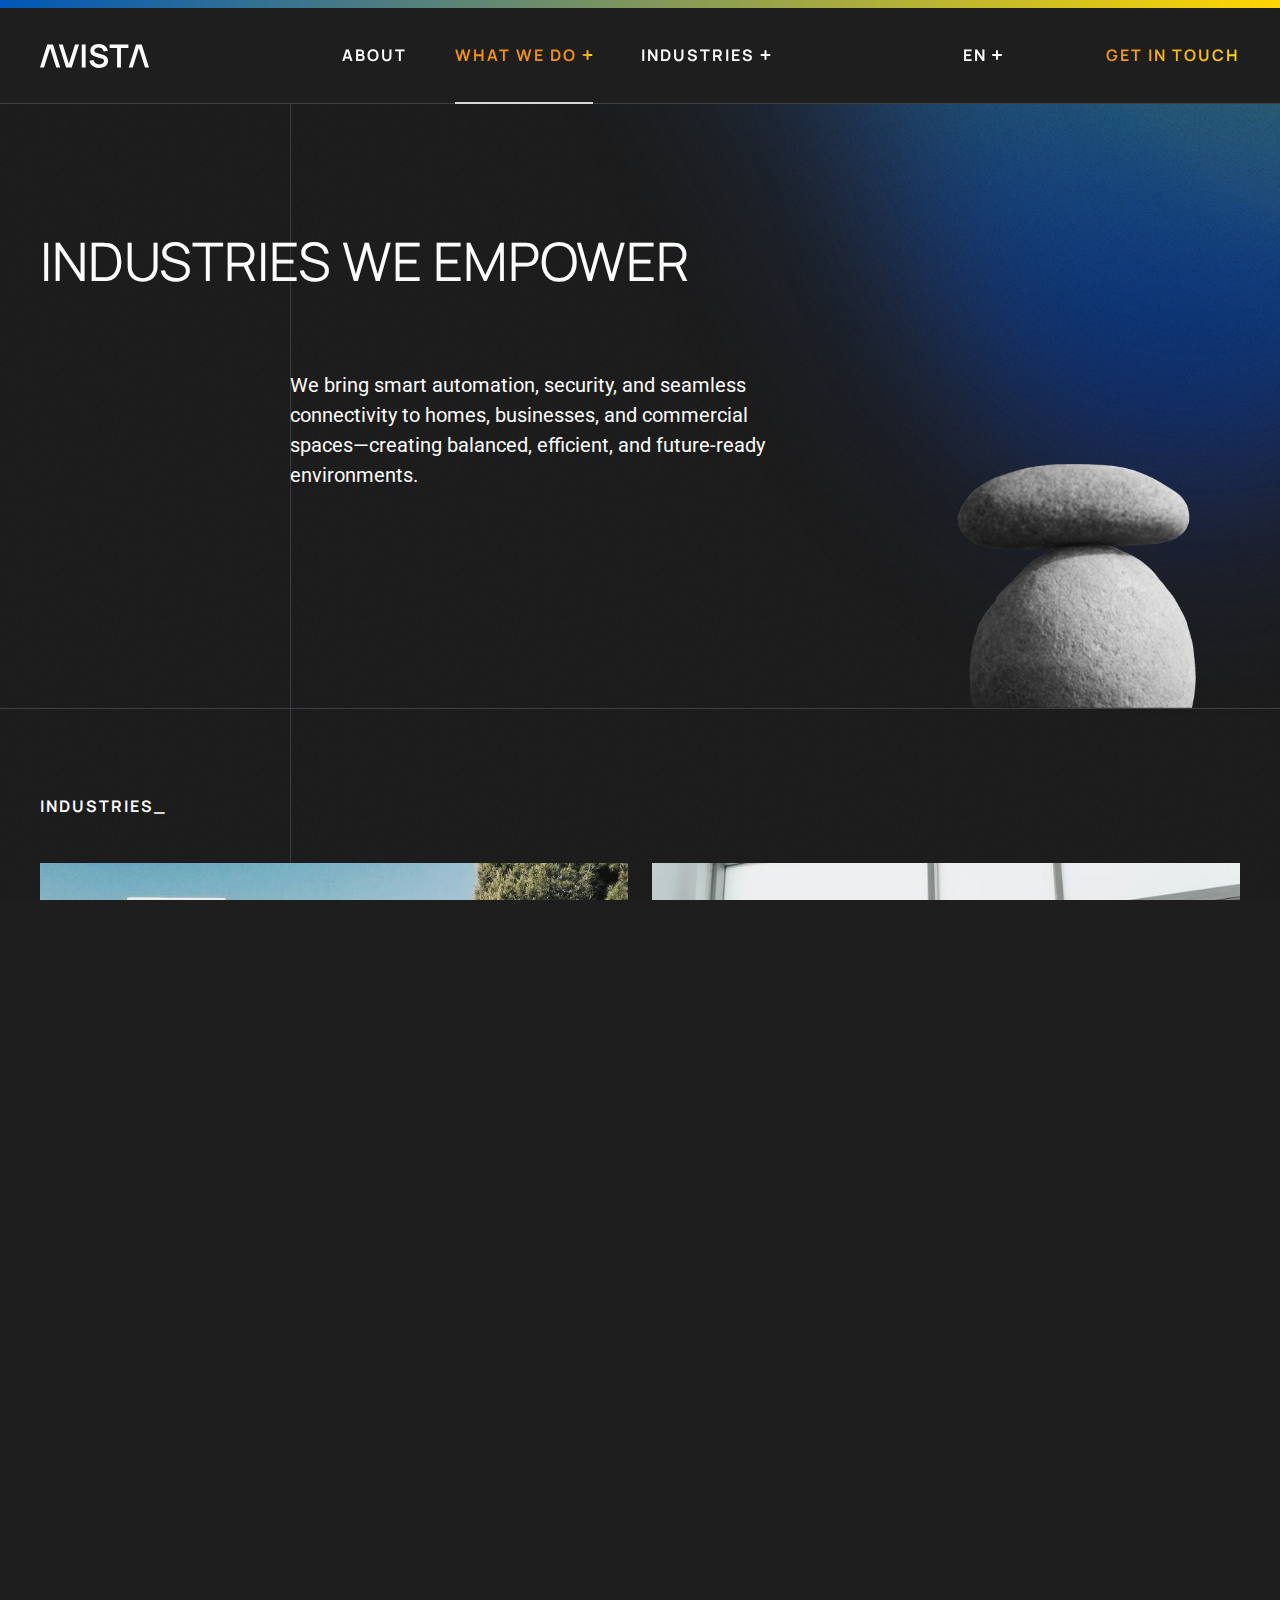
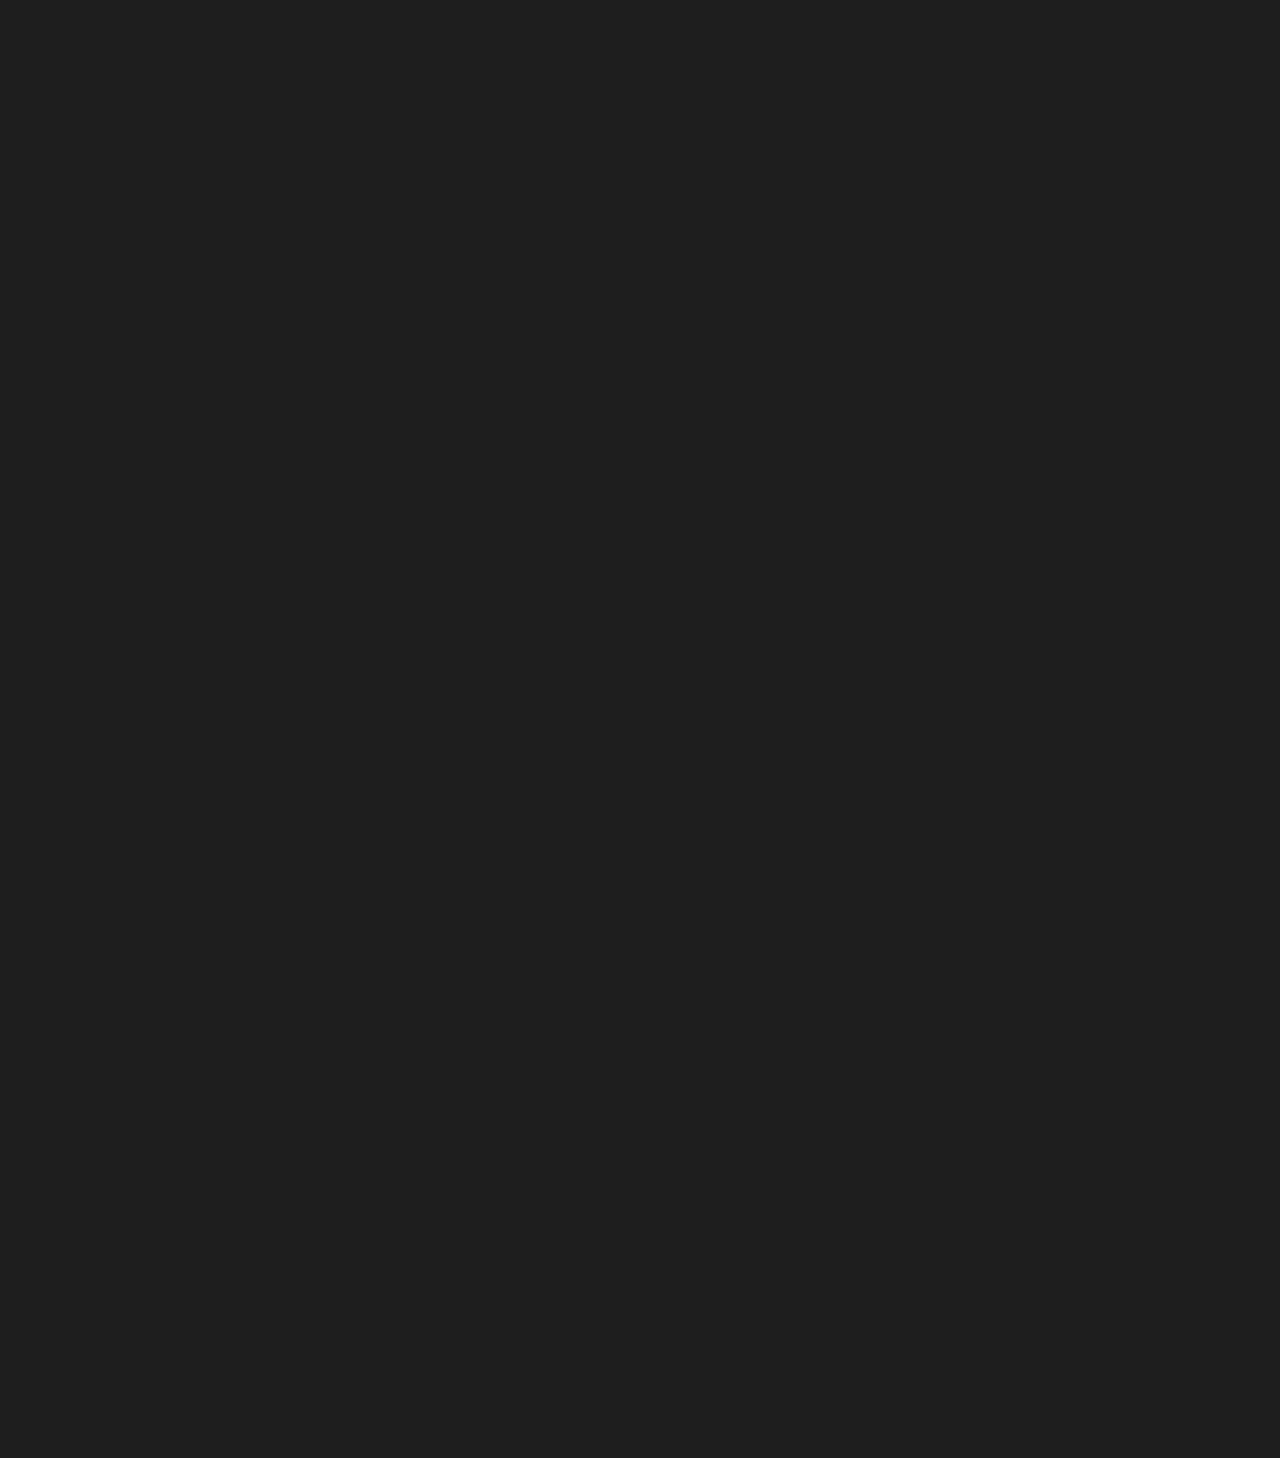
<file: industries.html>
<!DOCTYPE html>
<html lang="en">
<head>
   <meta charset="UTF-8">
   <meta http-equiv="X-UA-Compatible" content="IE=edge">
   <meta name="viewport" content="width=device-width, initial-scale=1.0">
   <link rel="preconnect" href="https://fonts.googleapis.com">
   <link rel="preconnect" href="https://fonts.gstatic.com" crossorigin>
   <link href="https://fonts.googleapis.com/css2?family=Manrope:wght@200..800&family=Montserrat:ital,wght@0,100..900;1,100..900&family=Roboto:ital,wght@0,100..900;1,100..900&display=swap&_v=20250802162806" rel="stylesheet">
   <link rel="stylesheet" href="css/style.min.css?_v=20250802162806">
   <title>Industries We Empower - AVISTA</title>
</head>

<body>
	<div class="wrapper">
		<header class="header lock-padding">
	<div class="header__wrapper">
		<div id="header-container" class="n_container header-container">
			<div class="header__blockLogo">
				<a href="/"><img src="images/svg/logo.svg" alt=""></a>
			</div>
			<div class="header__menu menu">
				<div class="menu__body">
					<nav class="menu-topmenu-container">
						<ul class="menu__list">
							<li class="menu-item">
								<a href="#">ABOUT</a>
							</li>
							<li class="menu-item menu-item-has-children current-menu-item">
								<a href="#">WHAT WE DO</a>
								<ul class="sub-menu">
									<li class="menu-item icon-item home-icon">
										<a href="#">Home Automation</a>
									</li>
									<li class="menu-item icon-item video-icon">
										<a href="#">Video Surveillance</a>
									</li>
									<li class="menu-item icon-item security-icon current-menu-item">
										<a href="#">Security Systems</a>
									</li>
									<li class="menu-item icon-item wifi-icon">
										<a href="#">LAN WIFI</a>
									</li>
									<li class="menu-item icon-item audio-icon">
										<a href="#">Audiovisual Systems</a>
									</li>
								</ul>
							</li>
							<li class="menu-item menu-item-has-children">
								<a href="#">INDUSTRIES</a>
								<ul class="sub-menu">
									<li class="menu-item number-item">
										<a href="#">Housing</a>
									</li>
									<li class="menu-item number-item">
										<a href="#">Office</a>
									</li>
									<li class="menu-item number-item">
										<a href="#">Factory</a>
									</li>
									<li class="menu-item number-item current-menu-item">
										<a href="#">Public space</a>
									</li>
								</ul>
							</li>
						</ul>
					</nav>
				</div>
			</div>
			<div class="language">
				<div class="language__header">
					<span class="language__current">EN</span>
					<div class="language__icon">
						<svg width="10" height="10" viewBox="0 0 10 10" fill="none" xmlns="http://www.w3.org/2000/svg">
							<path d="M5 1V5M5 5V9M5 5H9M5 5H1" stroke="#FBFBFB" stroke-width="2" stroke-linecap="round" stroke-linejoin="round"/>
						</svg>
					</div>
				</div>
				<div class="language__body">
					<div class="language__item current-lang">
						<a href="/">ENGLISH</a>
					</div>
					<div class="language__item">
						<a href="/es">ESpanol</a>
					</div>
					<div class="language__item">
						<a href="/uk">УКраїнська</a>
					</div>
				</div>
			</div>
			<a href="#" class="n_btn">GET IN TOUCH</a>
			<button type="button" class="menu__icon">
				<!--<span></span>-->
			</button>
		</div>
	</div>
</header>
      <picture>
         <source media="(min-width:576px)" srcset="images/svg/industries-page-top.svg">
         <source media="(max-width:575px)" srcset="images/svg/industries-page-top-mobile.svg">
         <img class="first-screen__illustration top" src="images/industries-page-top.svg" alt="">
      </picture>
		<main class="main industries-page">

         <section class="first-screen">
            <div class="n_container">
               <h2>INDUSTRIES_</h2>
               <h1>Industries We Empower</h1>
               <p>We bring smart automation, security, and seamless connectivity to homes, businesses, and commercial spaces—creating balanced, efficient, and future-ready environments.</p>
               <picture>
                  <source media="(min-width:576px)" srcset="images/pebble.gif">
                  <source media="(max-width:575px)" srcset="images/pebble-mobile.gif">
                  <img class="first-screen__pebble" src="images/pebble.gif" alt="">
               </picture>
            </div>
         </section>

			<section class="industries">
            <div class="n_container">
               <h2 class="industries__title">INDUSTRIES_</h2>
               <div class="industries__items">
                  <div class="industries__item">
                     <a href="#" class="industries__block">
                        <div class="industries__blockContent">
                           <h3>Housing</h3>
                           <div class="industries__itemBlockText">
                              <p>Transform your home into a smart, secure, and harmonious space with automation, monitoring, and seamless connectivity that guarantee comfort and peace of mind.</p>
                           </div>
                        </div>
                        <img src="images/industries-image-1.jpg" alt="">
                     </a>
                  </div>
                  <div class="industries__item">
                     <a href="#" class="industries__block">
                        <div class="industries__blockContent">
                           <h3>Office</h3>
                           <div class="industries__itemBlockText">
                              <p>Boost productivity and collaboration with advanced network solutions, audiovisual systems, and security technologies tailored to modern workspaces.</p>
                           </div>
                        </div>
                        <img src="images/industries-image-2.jpg" alt="">
                     </a>
                  </div>
                  <div class="industries__item">
                     <a href="#" class="industries__block">
                        <div class="industries__blockContent">
                           <h3>public space</h3>
                           <div class="industries__itemBlockText">
                              <p>Create safer and more efficient public environments with integrated security, monitoring, and automation solutions that improve daily operations and the visitor experience.</p>
                           </div>
                        </div>
                        <img src="images/industries-image-3.jpg" alt="">
                     </a>
                  </div>
                  <div class="industries__item">
                     <a href="#" class="industries__block">
                        <div class="industries__blockContent">
                           <h3>factory</h3>
                           <div class="industries__itemBlockText">
                              <p>Optimize industrial operations with cutting-edge automation, surveillance, and security systems that improve workflow, safety, and efficiency in plants and manufacturing facilities.</p>
                           </div>
                        </div>
                        <img src="images/industries-image-4.jpg" alt="">
                     </a>
                  </div>
               </div>
            </div>
         </section>

         <section class="contact">
            <div class="n_container">
               <h2 class="contact__title">We don’t just implement technology <span>we craft harmony</span></h2>
               <div class="contact__content">
                  <h3 class="contact__subTitle">WHY NOT EXPERIENCE IT TOGETHER?</h3>
                  <form>
                     <div class="wrap-field first">
                        <label for="name">Name</label>
                        <input type="text" name="name" id="name">
                     </div>
                     <div class="wrap-fields">
                        <div class="wrap-field">
                           <label for="email">Email address</label>
                           <input type="text" name="email" id="email">
                        </div>
                        <div class="wrap-field">
                           <label for="phone">Phone number</label>
                           <input type="text" name="phone" class="phone" id="phone">
                        </div>
                     </div>
                     <div class="wrap-field">
                        <label for="text">Type into this box and tell us about your needs. We will answer as soon as possible.</label>
                        <input name="text" id="text">
                     </div>
                     <label class="custom-checkbox">
                        <input type="checkbox" class="custom-checkbox__input">
                        <span class="custom-checkbox__box"></span>
                        <span class="custom-checkbox-text">I have read and accepted Privacy Notice and Terms of Use</span>
                     </label>
                     <button type="submit">send request</button>
                  </form>
               </div>
            </div>
         </section>

		</main>
		<footer class="footer">
   <div class="n_container">
      <h3>connect_</h3>
      <div class="footer__columns">
         <div class="footer__column">
            <nav>
               <ul class="footer__menu">
                  <li><a href="#">Privacy Notice</a></li>
                  <li><a href="#">Terms of Use</a></li>
                  <li><a href="#">Cookie Police</a></li>
               </ul>
            </nav>
         </div>
         <div class="footer__column">
            <ul class="footer__list">
               <li>Barcelona</li>
               <li><a href="tel:+34641500190">+34 641 500 190</a></li>
               <li><a href="mailto:info@avista.com.es">info@avista.com.es</a></li>
            </ul>
            <ul class="footer__social">
               <li>
                  <a href="#" target="_blank" rel="noopener noreferrer">
                     <svg width="24" height="24" viewBox="0 0 24 24" fill="none" xmlns="http://www.w3.org/2000/svg">
                        <mask id="mask0_1095_644" style="mask-type:alpha" maskUnits="userSpaceOnUse" x="0" y="0" width="24" height="24">
                           <path d="M12 10H16.5L16 12H12V21H10V12H6V10H10V8.128C10 6.345 10.186 5.698 10.534 5.046C10.875 4.40181 11.4018 3.87501 12.046 3.534C12.698 3.186 13.345 3 15.128 3C15.65 3 16.108 3.05 16.5 3.15V5H15.128C13.804 5 13.401 5.078 12.99 5.298C12.686 5.46 12.46 5.686 12.298 5.99C12.078 6.401 12 6.804 12 8.128V10Z" fill="black"/>
                        </mask>
                        <g mask="url(#mask0_1095_644)">
                           <rect width="24" height="24" fill="#FBFBFB"/>
                        </g>
                     </svg>
                  </a>
               </li>
               <li>
                  <a href="#" target="_blank" rel="noopener noreferrer">
                     <svg width="24" height="24" viewBox="0 0 24 24" fill="none" xmlns="http://www.w3.org/2000/svg">
                        <mask id="mask0_1095_656" style="mask-type:alpha" maskUnits="userSpaceOnUse" x="0" y="0" width="24" height="24">
                           <path d="M12 9C11.2044 9 10.4413 9.31607 9.87868 9.87868C9.31607 10.4413 9 11.2044 9 12C9 12.7956 9.31607 13.5587 9.87868 14.1213C10.4413 14.6839 11.2044 15 12 15C12.7956 15 13.5587 14.6839 14.1213 14.1213C14.6839 13.5587 15 12.7956 15 12C15 11.2044 14.6839 10.4413 14.1213 9.87868C13.5587 9.31607 12.7956 9 12 9ZM12 7C13.3261 7 14.5979 7.52678 15.5355 8.46447C16.4732 9.40215 17 10.6739 17 12C17 13.3261 16.4732 14.5979 15.5355 15.5355C14.5979 16.4732 13.3261 17 12 17C10.6739 17 9.40215 16.4732 8.46447 15.5355C7.52678 14.5979 7 13.3261 7 12C7 10.6739 7.52678 9.40215 8.46447 8.46447C9.40215 7.52678 10.6739 7 12 7ZM18.5 6.75C18.5 7.08152 18.3683 7.39946 18.1339 7.63388C17.8995 7.8683 17.5815 8 17.25 8C16.9185 8 16.6005 7.8683 16.3661 7.63388C16.1317 7.39946 16 7.08152 16 6.75C16 6.41848 16.1317 6.10054 16.3661 5.86612C16.6005 5.6317 16.9185 5.5 17.25 5.5C17.5815 5.5 17.8995 5.6317 18.1339 5.86612C18.3683 6.10054 18.5 6.41848 18.5 6.75ZM12 4C9.526 4 9.122 4.007 7.971 4.058C7.187 4.095 6.661 4.2 6.173 4.39C5.739 4.558 5.426 4.759 5.093 5.093C4.78001 5.3954 4.53935 5.76458 4.389 6.173C4.199 6.663 4.094 7.188 4.058 7.971C4.006 9.075 4 9.461 4 12C4 14.474 4.007 14.878 4.058 16.029C4.095 16.812 4.2 17.339 4.389 17.826C4.559 18.261 4.759 18.574 5.091 18.906C5.428 19.242 5.741 19.443 6.171 19.609C6.665 19.8 7.191 19.906 7.971 19.942C9.075 19.994 9.461 20 12 20C14.474 20 14.878 19.993 16.029 19.942C16.811 19.905 17.338 19.8 17.826 19.611C18.259 19.442 18.574 19.241 18.906 18.909C19.243 18.572 19.444 18.259 19.61 17.829C19.8 17.336 19.906 16.809 19.942 16.029C19.994 14.925 20 14.539 20 12C20 9.526 19.993 9.122 19.942 7.971C19.905 7.189 19.8 6.661 19.61 6.173C19.4593 5.765 19.2191 5.39596 18.907 5.093C18.6047 4.77985 18.2355 4.53917 17.827 4.389C17.337 4.199 16.811 4.094 16.029 4.058C14.925 4.006 14.539 4 12 4ZM12 2C14.717 2 15.056 2.01 16.122 2.06C17.187 2.11 17.912 2.277 18.55 2.525C19.21 2.779 19.766 3.123 20.322 3.678C20.8305 4.1779 21.224 4.78259 21.475 5.45C21.722 6.087 21.89 6.813 21.94 7.878C21.987 8.944 22 9.283 22 12C22 14.717 21.99 15.056 21.94 16.122C21.89 17.187 21.722 17.912 21.475 18.55C21.2247 19.2178 20.8311 19.8226 20.322 20.322C19.822 20.8303 19.2173 21.2238 18.55 21.475C17.913 21.722 17.187 21.89 16.122 21.94C15.056 21.987 14.717 22 12 22C9.283 22 8.944 21.99 7.878 21.94C6.813 21.89 6.088 21.722 5.45 21.475C4.78233 21.2245 4.17753 20.8309 3.678 20.322C3.16941 19.8222 2.77593 19.2175 2.525 18.55C2.277 17.913 2.11 17.187 2.06 16.122C2.013 15.056 2 14.717 2 12C2 9.283 2.01 8.944 2.06 7.878C2.11 6.812 2.277 6.088 2.525 5.45C2.77524 4.78218 3.1688 4.17732 3.678 3.678C4.17767 3.16923 4.78243 2.77573 5.45 2.525C6.088 2.277 6.812 2.11 7.878 2.06C8.944 2.013 9.283 2 12 2Z" fill="black"/>
                        </mask>
                        <g mask="url(#mask0_1095_656)">
                           <rect width="24" height="24" fill="#FBFBFB"/>
                        </g>
                     </svg>
                  </a>
               </li>
            </ul>
         </div>
      </div>
   </div>
</footer>
<picture>
   <source media="(min-width:576px)" srcset="images/svg/footer-illustration.svg">
   <source media="(max-width:575px)" srcset="images/svg/footer-illustration-mobile.svg">
   <img class="footer__illustration" src="images/svg/footer-illustration.svg" alt="">
</picture>
      <div class="n_container vertical-line"></div>
	</div>
   <script src="js/script.min.js?_v=20250802162806"></script>
   <script src="files/js/form.js?_v=20250802162806"></script>
</body>
</html>
</file>
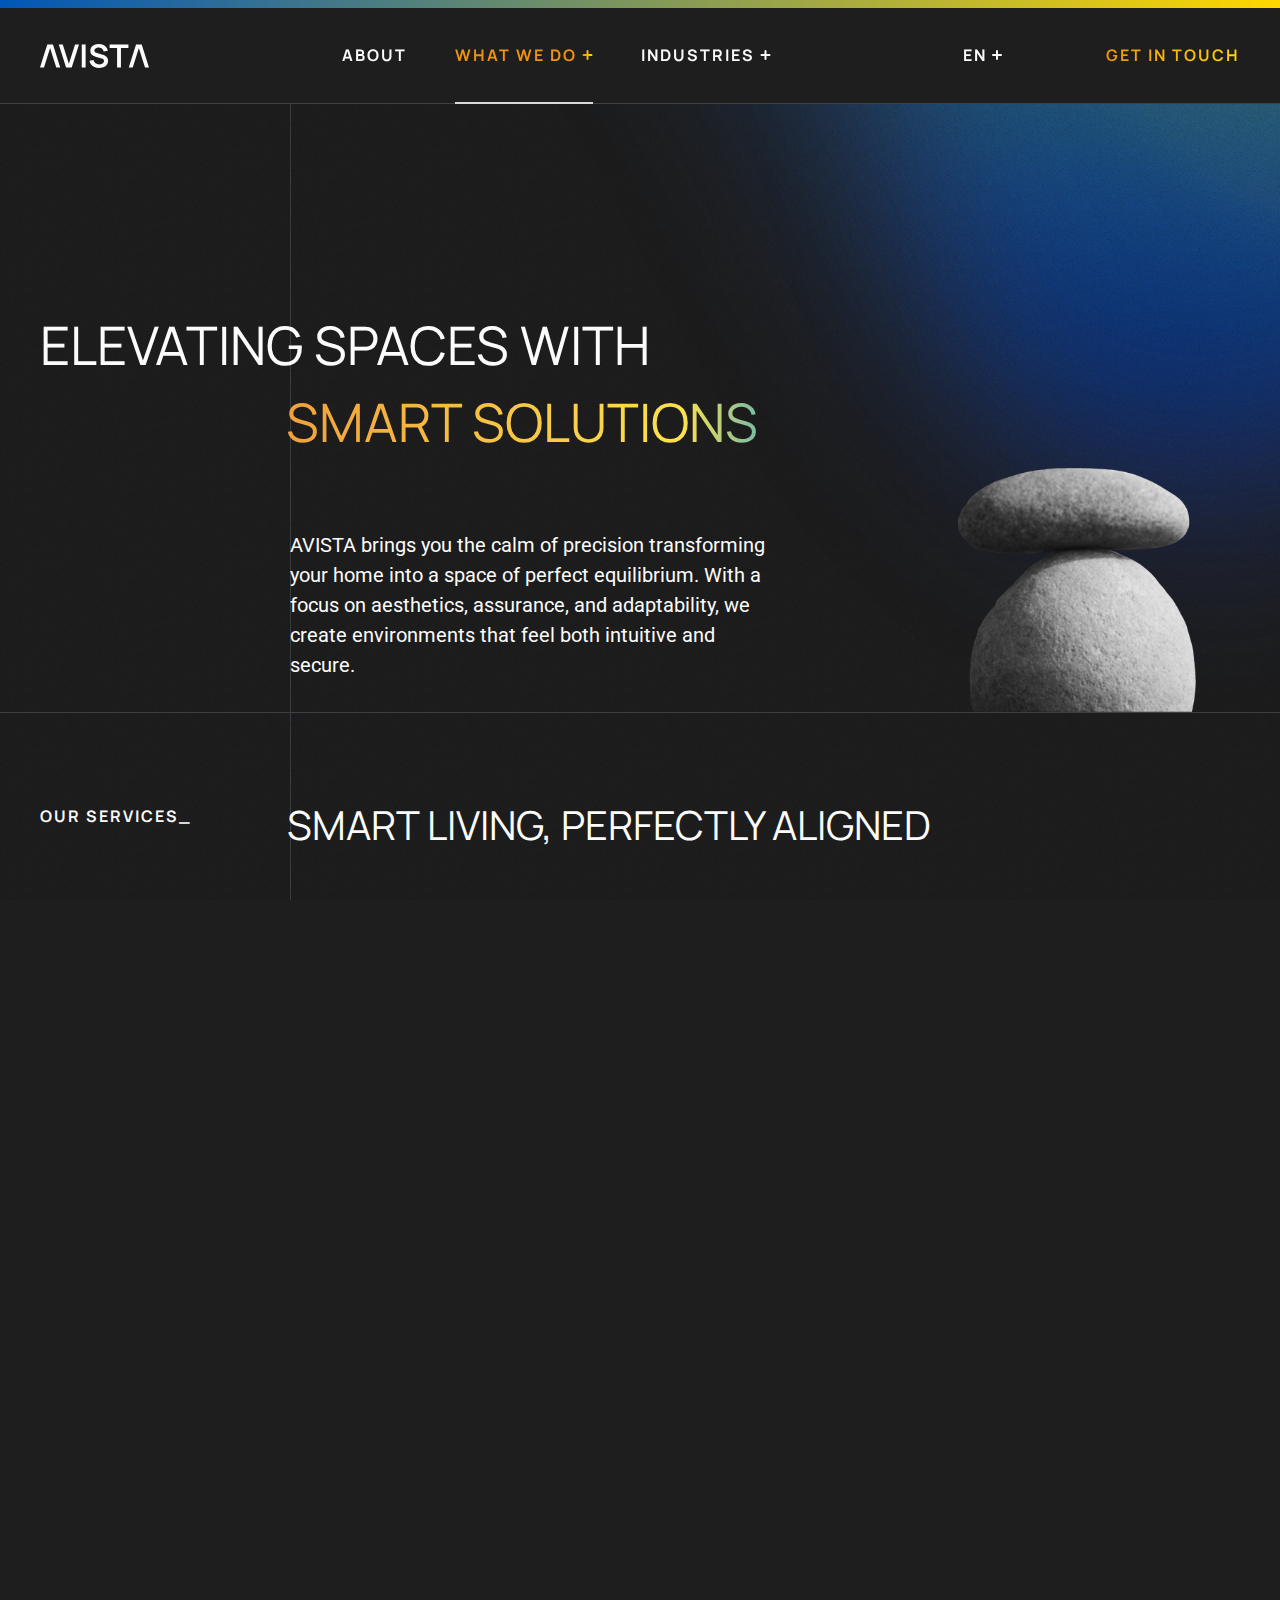
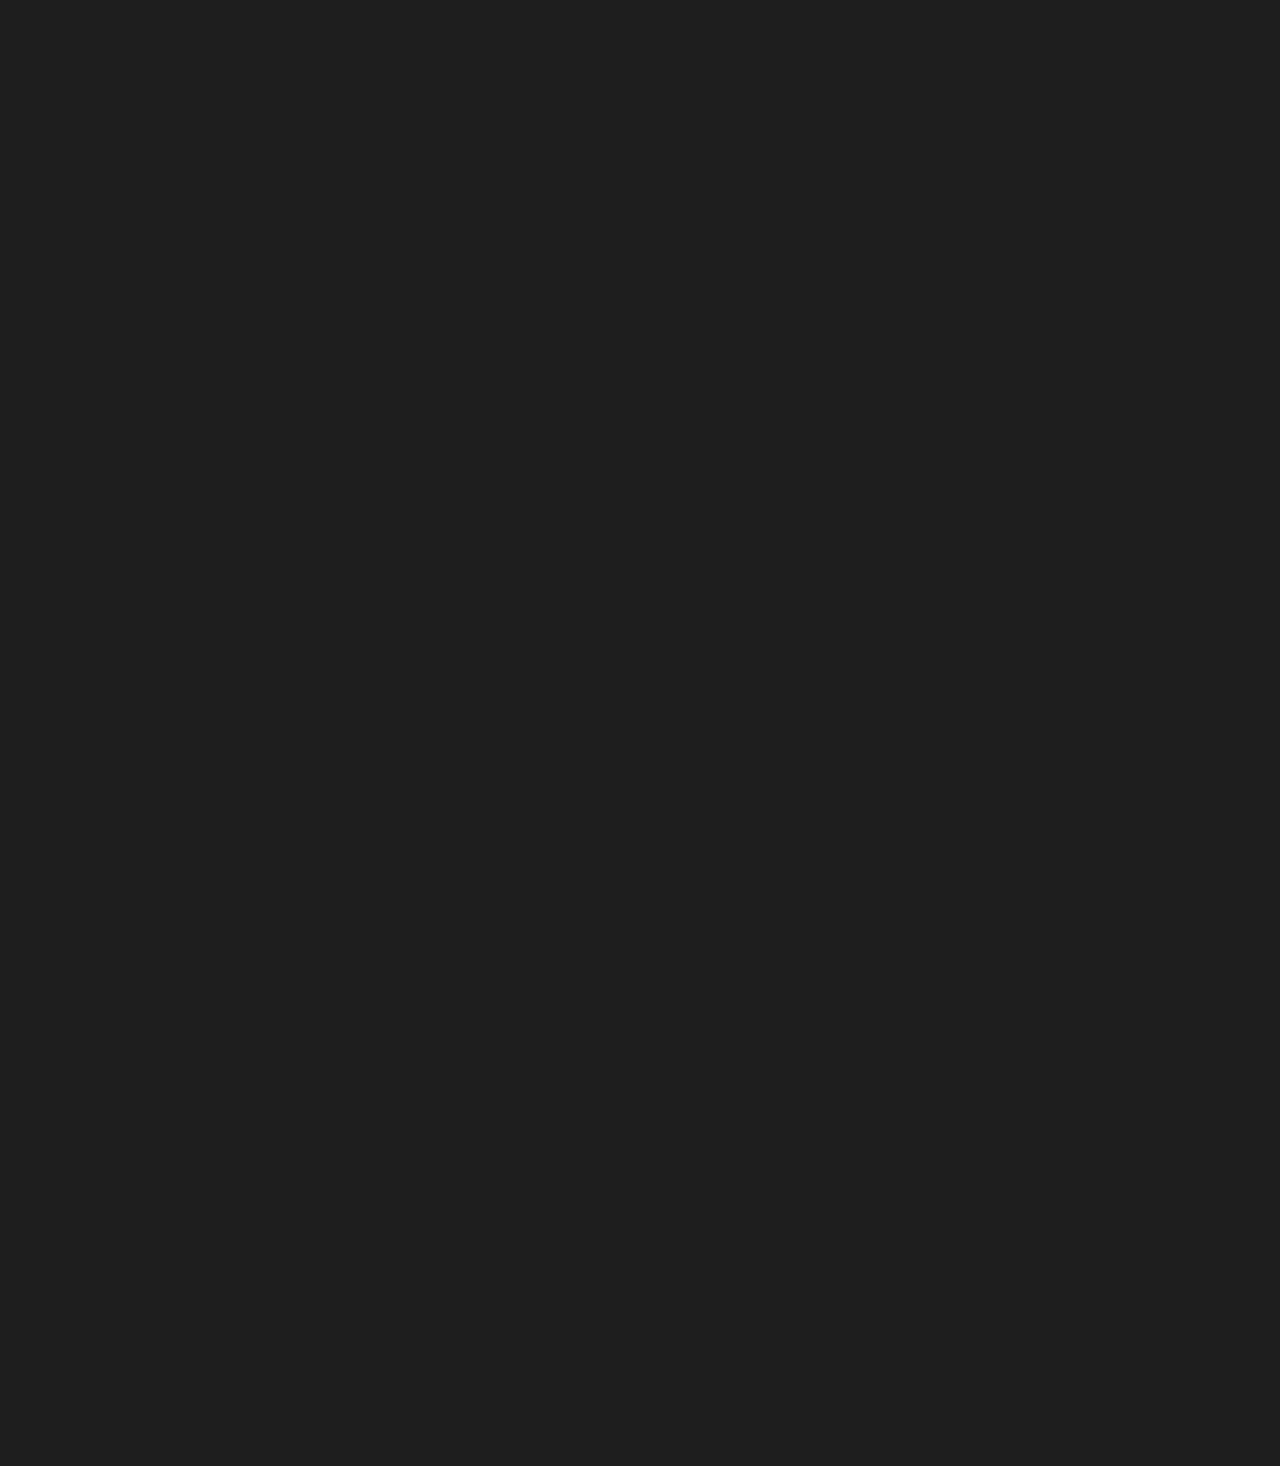
<file: what-we-do.html>
<!DOCTYPE html>
<html lang="en">
<head>
   <meta charset="UTF-8">
   <meta http-equiv="X-UA-Compatible" content="IE=edge">
   <meta name="viewport" content="width=device-width, initial-scale=1.0">
   <link rel="preconnect" href="https://fonts.googleapis.com">
   <link rel="preconnect" href="https://fonts.gstatic.com" crossorigin>
   <link href="https://fonts.googleapis.com/css2?family=Manrope:wght@200..800&family=Montserrat:ital,wght@0,100..900;1,100..900&family=Roboto:ital,wght@0,100..900;1,100..900&display=swap&_v=20250802162806" rel="stylesheet">
   <link rel="stylesheet" href="css/style.min.css?_v=20250802162806">
   <title>What we do - AVISTA</title>
</head>

<body>
	<div class="wrapper">
		<header class="header lock-padding">
	<div class="header__wrapper">
		<div id="header-container" class="n_container header-container">
			<div class="header__blockLogo">
				<a href="/"><img src="images/svg/logo.svg" alt=""></a>
			</div>
			<div class="header__menu menu">
				<div class="menu__body">
					<nav class="menu-topmenu-container">
						<ul class="menu__list">
							<li class="menu-item">
								<a href="#">ABOUT</a>
							</li>
							<li class="menu-item menu-item-has-children current-menu-item">
								<a href="#">WHAT WE DO</a>
								<ul class="sub-menu">
									<li class="menu-item icon-item home-icon">
										<a href="#">Home Automation</a>
									</li>
									<li class="menu-item icon-item video-icon">
										<a href="#">Video Surveillance</a>
									</li>
									<li class="menu-item icon-item security-icon current-menu-item">
										<a href="#">Security Systems</a>
									</li>
									<li class="menu-item icon-item wifi-icon">
										<a href="#">LAN WIFI</a>
									</li>
									<li class="menu-item icon-item audio-icon">
										<a href="#">Audiovisual Systems</a>
									</li>
								</ul>
							</li>
							<li class="menu-item menu-item-has-children">
								<a href="#">INDUSTRIES</a>
								<ul class="sub-menu">
									<li class="menu-item number-item">
										<a href="#">Housing</a>
									</li>
									<li class="menu-item number-item">
										<a href="#">Office</a>
									</li>
									<li class="menu-item number-item">
										<a href="#">Factory</a>
									</li>
									<li class="menu-item number-item current-menu-item">
										<a href="#">Public space</a>
									</li>
								</ul>
							</li>
						</ul>
					</nav>
				</div>
			</div>
			<div class="language">
				<div class="language__header">
					<span class="language__current">EN</span>
					<div class="language__icon">
						<svg width="10" height="10" viewBox="0 0 10 10" fill="none" xmlns="http://www.w3.org/2000/svg">
							<path d="M5 1V5M5 5V9M5 5H9M5 5H1" stroke="#FBFBFB" stroke-width="2" stroke-linecap="round" stroke-linejoin="round"/>
						</svg>
					</div>
				</div>
				<div class="language__body">
					<div class="language__item current-lang">
						<a href="/">ENGLISH</a>
					</div>
					<div class="language__item">
						<a href="/es">ESpanol</a>
					</div>
					<div class="language__item">
						<a href="/uk">УКраїнська</a>
					</div>
				</div>
			</div>
			<a href="#" class="n_btn">GET IN TOUCH</a>
			<button type="button" class="menu__icon">
				<!--<span></span>-->
			</button>
		</div>
	</div>
</header>
      <picture>
         <source media="(min-width:576px)" srcset="images/svg/industries-page-top.svg">
         <source media="(max-width:575px)" srcset="images/svg/industries-page-top-mobile.svg">
         <img class="first-screen__illustration top" src="images/industries-page-top.svg" alt="">
      </picture>
		<main class="main what-we-do-page">

         <section class="first-screen">
            <div class="n_container">
               <h2>what we do_</h2>
               <h1>Elevating Spaces with <span>Smart Solutions</span></h1>
               <p>AVISTA brings you the calm of precision transforming your home into a space of perfect equilibrium. With a focus on aesthetics, assurance, and adaptability, we create environments that feel both intuitive and secure.</p>
               <picture>
                  <source media="(min-width:576px)" srcset="images/pebble.gif">
                  <source media="(max-width:575px)" srcset="images/pebble-mobile.gif">
                  <img class="first-screen__pebble" src="images/pebble.gif" alt="">
               </picture>
            </div>
         </section>

			<section class="industries our-services">
            <div class="n_container">
               <div class="industries__head">
                  <h2 class="industries__title">Our services_</h2>
                  <h3 class="industries__subTitle">SMART LIVING, PERFECTLY ALIGNED</h3>
               </div>
               <p class="our-services__desc">AVISTA brings you the calm of precision transforming your home into a space of perfect equilibrium. With a focus on aesthetics, assurance, and adaptability, we create environments that feel both intuitive and secure.</p>
               <div class="our-services__items">
                  <div class="our-services__item">
                     <a href="#" class="our-services__block">
                        <div class="our-services__wrapIcon">
                           <img src="images/svg/our-services-icon-1.svg" alt="">
                        </div>
                        <h3>Home Automation</h3>
                        <div class="our-services__blockText js-our-services-block-text">
                           <p>Effortlessly control your home with smart solutions designed for comfort, convenience, and energy efficiency.</p>
                        </div>
                     </a>
                  </div>
                  <div class="our-services__item">
                     <a href="#" class="our-services__block">
                        <div class="our-services__wrapIcon">
                           <img src="images/svg/our-services-icon-2.svg" alt="">
                        </div>
                        <h3>Video Surveillance</h3>
                        <div class="our-services__blockText js-our-services-block-text">
                           <p>Enhance your safety with advanced video monitoring systems that provide round-the-clock security and peace of mind.</p>
                        </div>
                     </a>
                  </div>
                  <div class="our-services__item">
                     <a href="#" class="our-services__block">
                        <div class="our-services__wrapIcon">
                           <img src="images/svg/our-services-icon-3.svg" alt="">
                        </div>
                        <h3>Security Systems</h3>
                        <div class="our-services__blockText js-our-services-block-text">
                           <p>Protect your property with cutting-edge alarm and access control systems tailored to your needs.</p>
                        </div>
                     </a>
                  </div>
                  <div class="our-services__item">
                     <a href="#" class="our-services__block">
                        <div class="our-services__wrapIcon">
                           <img src="images/svg/our-services-icon-4.svg" alt="">
                        </div>
                        <h3>LAN WIFI</h3>
                        <div class="our-services__blockText js-our-services-block-text">
                           <p>Seamless and reliable connectivity for your home or business with expertly designed network solutions.</p>
                        </div>
                     </a>
                  </div>
                  <div class="our-services__item">
                     <a href="#" class="our-services__block">
                        <div class="our-services__wrapIcon">
                           <img src="images/svg/our-services-icon-5.svg" alt="">
                        </div>
                        <h3>Audiovisual<br> SystEms</h3>
                        <div class="our-services__blockText js-our-services-block-text">
                           <p>Immerse yourself in premium sound and visuals with personalized AV solutions for entertainment or business use.</p>
                        </div>
                     </a>
                  </div>
               </div>
            </div>
         </section>

         <section class="contact">
            <div class="n_container">
               <h2 class="contact__title">We don’t just implement technology <span>we craft harmony</span></h2>
               <div class="contact__content">
                  <h3 class="contact__subTitle">WHY NOT EXPERIENCE IT TOGETHER?</h3>
                  <form>
                     <div class="wrap-field first">
                        <label for="name">Name</label>
                        <input type="text" name="name" id="name">
                     </div>
                     <div class="wrap-fields">
                        <div class="wrap-field">
                           <label for="email">Email address</label>
                           <input type="text" name="email" id="email">
                        </div>
                        <div class="wrap-field">
                           <label for="phone">Phone number</label>
                           <input type="text" name="phone" class="phone" id="phone">
                        </div>
                     </div>
                     <div class="wrap-field">
                        <label for="text">Type into this box and tell us about your needs. We will answer as soon as possible.</label>
                        <input name="text" id="text">
                     </div>
                     <label class="custom-checkbox">
                        <input type="checkbox" class="custom-checkbox__input">
                        <span class="custom-checkbox__box"></span>
                        <span class="custom-checkbox-text">I have read and accepted Privacy Notice and Terms of Use</span>
                     </label>
                     <button type="submit">send request</button>
                  </form>
               </div>
            </div>
         </section>

		</main>
		<footer class="footer">
   <div class="n_container">
      <h3>connect_</h3>
      <div class="footer__columns">
         <div class="footer__column">
            <nav>
               <ul class="footer__menu">
                  <li><a href="#">Privacy Notice</a></li>
                  <li><a href="#">Terms of Use</a></li>
                  <li><a href="#">Cookie Police</a></li>
               </ul>
            </nav>
         </div>
         <div class="footer__column">
            <ul class="footer__list">
               <li>Barcelona</li>
               <li><a href="tel:+34641500190">+34 641 500 190</a></li>
               <li><a href="mailto:info@avista.com.es">info@avista.com.es</a></li>
            </ul>
            <ul class="footer__social">
               <li>
                  <a href="#" target="_blank" rel="noopener noreferrer">
                     <svg width="24" height="24" viewBox="0 0 24 24" fill="none" xmlns="http://www.w3.org/2000/svg">
                        <mask id="mask0_1095_644" style="mask-type:alpha" maskUnits="userSpaceOnUse" x="0" y="0" width="24" height="24">
                           <path d="M12 10H16.5L16 12H12V21H10V12H6V10H10V8.128C10 6.345 10.186 5.698 10.534 5.046C10.875 4.40181 11.4018 3.87501 12.046 3.534C12.698 3.186 13.345 3 15.128 3C15.65 3 16.108 3.05 16.5 3.15V5H15.128C13.804 5 13.401 5.078 12.99 5.298C12.686 5.46 12.46 5.686 12.298 5.99C12.078 6.401 12 6.804 12 8.128V10Z" fill="black"/>
                        </mask>
                        <g mask="url(#mask0_1095_644)">
                           <rect width="24" height="24" fill="#FBFBFB"/>
                        </g>
                     </svg>
                  </a>
               </li>
               <li>
                  <a href="#" target="_blank" rel="noopener noreferrer">
                     <svg width="24" height="24" viewBox="0 0 24 24" fill="none" xmlns="http://www.w3.org/2000/svg">
                        <mask id="mask0_1095_656" style="mask-type:alpha" maskUnits="userSpaceOnUse" x="0" y="0" width="24" height="24">
                           <path d="M12 9C11.2044 9 10.4413 9.31607 9.87868 9.87868C9.31607 10.4413 9 11.2044 9 12C9 12.7956 9.31607 13.5587 9.87868 14.1213C10.4413 14.6839 11.2044 15 12 15C12.7956 15 13.5587 14.6839 14.1213 14.1213C14.6839 13.5587 15 12.7956 15 12C15 11.2044 14.6839 10.4413 14.1213 9.87868C13.5587 9.31607 12.7956 9 12 9ZM12 7C13.3261 7 14.5979 7.52678 15.5355 8.46447C16.4732 9.40215 17 10.6739 17 12C17 13.3261 16.4732 14.5979 15.5355 15.5355C14.5979 16.4732 13.3261 17 12 17C10.6739 17 9.40215 16.4732 8.46447 15.5355C7.52678 14.5979 7 13.3261 7 12C7 10.6739 7.52678 9.40215 8.46447 8.46447C9.40215 7.52678 10.6739 7 12 7ZM18.5 6.75C18.5 7.08152 18.3683 7.39946 18.1339 7.63388C17.8995 7.8683 17.5815 8 17.25 8C16.9185 8 16.6005 7.8683 16.3661 7.63388C16.1317 7.39946 16 7.08152 16 6.75C16 6.41848 16.1317 6.10054 16.3661 5.86612C16.6005 5.6317 16.9185 5.5 17.25 5.5C17.5815 5.5 17.8995 5.6317 18.1339 5.86612C18.3683 6.10054 18.5 6.41848 18.5 6.75ZM12 4C9.526 4 9.122 4.007 7.971 4.058C7.187 4.095 6.661 4.2 6.173 4.39C5.739 4.558 5.426 4.759 5.093 5.093C4.78001 5.3954 4.53935 5.76458 4.389 6.173C4.199 6.663 4.094 7.188 4.058 7.971C4.006 9.075 4 9.461 4 12C4 14.474 4.007 14.878 4.058 16.029C4.095 16.812 4.2 17.339 4.389 17.826C4.559 18.261 4.759 18.574 5.091 18.906C5.428 19.242 5.741 19.443 6.171 19.609C6.665 19.8 7.191 19.906 7.971 19.942C9.075 19.994 9.461 20 12 20C14.474 20 14.878 19.993 16.029 19.942C16.811 19.905 17.338 19.8 17.826 19.611C18.259 19.442 18.574 19.241 18.906 18.909C19.243 18.572 19.444 18.259 19.61 17.829C19.8 17.336 19.906 16.809 19.942 16.029C19.994 14.925 20 14.539 20 12C20 9.526 19.993 9.122 19.942 7.971C19.905 7.189 19.8 6.661 19.61 6.173C19.4593 5.765 19.2191 5.39596 18.907 5.093C18.6047 4.77985 18.2355 4.53917 17.827 4.389C17.337 4.199 16.811 4.094 16.029 4.058C14.925 4.006 14.539 4 12 4ZM12 2C14.717 2 15.056 2.01 16.122 2.06C17.187 2.11 17.912 2.277 18.55 2.525C19.21 2.779 19.766 3.123 20.322 3.678C20.8305 4.1779 21.224 4.78259 21.475 5.45C21.722 6.087 21.89 6.813 21.94 7.878C21.987 8.944 22 9.283 22 12C22 14.717 21.99 15.056 21.94 16.122C21.89 17.187 21.722 17.912 21.475 18.55C21.2247 19.2178 20.8311 19.8226 20.322 20.322C19.822 20.8303 19.2173 21.2238 18.55 21.475C17.913 21.722 17.187 21.89 16.122 21.94C15.056 21.987 14.717 22 12 22C9.283 22 8.944 21.99 7.878 21.94C6.813 21.89 6.088 21.722 5.45 21.475C4.78233 21.2245 4.17753 20.8309 3.678 20.322C3.16941 19.8222 2.77593 19.2175 2.525 18.55C2.277 17.913 2.11 17.187 2.06 16.122C2.013 15.056 2 14.717 2 12C2 9.283 2.01 8.944 2.06 7.878C2.11 6.812 2.277 6.088 2.525 5.45C2.77524 4.78218 3.1688 4.17732 3.678 3.678C4.17767 3.16923 4.78243 2.77573 5.45 2.525C6.088 2.277 6.812 2.11 7.878 2.06C8.944 2.013 9.283 2 12 2Z" fill="black"/>
                        </mask>
                        <g mask="url(#mask0_1095_656)">
                           <rect width="24" height="24" fill="#FBFBFB"/>
                        </g>
                     </svg>
                  </a>
               </li>
            </ul>
         </div>
      </div>
   </div>
</footer>
<picture>
   <source media="(min-width:576px)" srcset="images/svg/footer-illustration.svg">
   <source media="(max-width:575px)" srcset="images/svg/footer-illustration-mobile.svg">
   <img class="footer__illustration" src="images/svg/footer-illustration.svg" alt="">
</picture>
      <div class="n_container vertical-line"></div>
	</div>
   <script src="js/script.min.js?_v=20250802162806"></script>
   <script src="files/js/form.js?_v=20250802162806"></script>
</body>
</html>
</file>
<file: css/style.min.css>
@charset "UTF-8";*,::after,::before{box-sizing:border-box;margin:0;padding:0}button{background:0 0;border:none;cursor:pointer}img,picture{height:auto;max-width:100%;vertical-align:top}/*! normalize.css v8.0.1 | MIT License | github.com/necolas/normalize.css */html{line-height:1.15;-webkit-text-size-adjust:100%}body{margin:0}main{display:block}h1{font-size:2em;margin:.67em 0}hr{box-sizing:content-box;height:0;overflow:visible}pre{font-family:monospace,monospace;font-size:1em}a{background-color:transparent}abbr[title]{border-bottom:none;text-decoration:underline;-webkit-text-decoration:underline dotted;text-decoration:underline dotted}b,strong{font-weight:700}code,kbd,samp{font-family:monospace,monospace;font-size:1em}small{font-size:80%}sub,sup{font-size:75%;line-height:0;position:relative;vertical-align:baseline}sub{bottom:-.25em}sup{top:-.5em}img{border-style:none}button,input,optgroup,select,textarea{font-family:inherit;font-size:100%;line-height:1.15;margin:0}button,input{overflow:visible}button,select{text-transform:none}[type=button],[type=reset],[type=submit],button{-webkit-appearance:button}[type=button]::-moz-focus-inner,[type=reset]::-moz-focus-inner,[type=submit]::-moz-focus-inner,button::-moz-focus-inner{border-style:none;padding:0}[type=button]:-moz-focusring,[type=reset]:-moz-focusring,[type=submit]:-moz-focusring,button:-moz-focusring{outline:1px dotted ButtonText}fieldset{padding:.35em .75em .625em}legend{box-sizing:border-box;color:inherit;display:table;max-width:100%;padding:0;white-space:normal}progress{vertical-align:baseline}textarea{overflow:auto}[type=checkbox],[type=radio]{box-sizing:border-box;padding:0}[type=number]::-webkit-inner-spin-button,[type=number]::-webkit-outer-spin-button{height:auto}[type=search]{-webkit-appearance:textfield;outline-offset:-2px}[type=search]::-webkit-search-decoration{-webkit-appearance:none}::-webkit-file-upload-button{-webkit-appearance:button;font:inherit}details{display:block}summary{display:list-item}template{display:none}[hidden]{display:none}body,html{height:100%;overflow:hidden}.wrapper{display:flex;flex-direction:column;min-height:100vh;position:relative;z-index:1}.wrapper::after{background:url(../images/bg.png);background-repeat:repeat;bottom:0;content:"";left:0;height:100%;pointer-events:none;position:absolute;right:0;top:0;width:100%;z-index:1}main.main{flex:1;position:relative;overflow:hidden!important;z-index:8}.wrap-logo{min-height:62px;position:relative;width:260px}.wrap-logo img{max-width:100%}.wrap-logo p{left:70px;font-size:12px;font-weight:500;line-height:15px;padding-right:25px;position:absolute;text-align:left;top:32px}body{background-color:#1e1e1e;color:#fbfbfb;font-family:Roboto,sans-serif;font-size:20px;font-style:normal;font-weight:400;line-height:150%;overflow-x:hidden;overflow-y:auto;margin:0}body._lock{overflow:hidden}body ol li,body ul li{font-size:inherit;line-height:inherit}body p:not(:last-child){margin-bottom:20px}body strong{font-weight:700}body.page-template-front-page .first-screen .n_container{padding-bottom:113px!important;padding-top:225px}body.page-template-front-page .first-screen__illustration{left:0;right:auto;z-index:1}body.page-template-front-page .first-screen h1{margin-bottom:72px;max-width:56%;padding-left:0;pointer-events:none;-webkit-user-select:none;-moz-user-select:none;user-select:none}body.page-template-front-page .first-screen h1 img{max-width:100%}body.page-template-front-page .who-we-are{border-bottom:none;padding-bottom:60px}body.page-template-front-page .who-we-are p{margin-top:33px}body.page-template-front-page .industries__blockContent{height:50px;padding:16px}body.page-template-front-page .industries__block h3{font-size:16px;line-height:120%;margin-bottom:15px}body.page-template-front-page .industries__itemBlockText p{font-size:16px;line-height:120%}body.page-template-get-in-touch-page .first-screen{border-bottom:none}body.page-template-get-in-touch-page .first-screen .n_container{padding-top:189px}body.page-template-get-in-touch-page .first-screen h1{max-width:100%;margin-bottom:34px}body.page-template-get-in-touch-page .first-screen__illustration{left:0;right:auto}body.page-template-get-in-touch-page .contact{padding-top:135px}body.page-template-get-in-touch-page .footer__illustration{display:none}body.page-template-about-us-page .contact{padding-top:78px}body.page-template-about-us-page .contact__title{margin-bottom:20px}body.page-template-about-us-page .contact__title span{background:linear-gradient(90deg,#e9792f 35.96%,#fde14d 64.59%,#33a8d4 91.5%);-webkit-background-clip:text;background-clip:text;display:inline-block;margin:12px 0!important;padding:0}.n_container{margin-left:auto;margin-right:auto;max-width:1340px;padding-left:40px;padding-right:40px;position:relative;width:100%;z-index:5}.n_container.vertical-line{bottom:0;left:calc(50% - 309px);overflow:hidden;min-height:100dvh;position:absolute;top:100px;z-index:-1}.n_container.vertical-line::after{background-color:#3c3f44;bottom:0;content:"";display:block;min-height:100%;left:0;pointer-events:none;position:absolute;top:0;width:1px;z-index:-1}h1,h2,h3,h4,h5,h6{font-family:Manrope,sans-serif;font-size:40px;font-weight:400}a{color:inherit;text-decoration:none}.wrap-lazy-load-image{position:relative}.wrap-lazy-load-image img,.wrap-lazy-load-image picture.img-loaded .sk-spinner-pulse,.wrap-lazy-load-image.img-loaded .sk-spinner-pulse{opacity:0}.wrap-lazy-load-image img{transition:.3s ease 0s}.wrap-lazy-load-image picture.img-loaded img,.wrap-lazy-load-image.img-loaded img{opacity:1}.sk-spinner-pulse{animation:sk-spinner-pulse 1s infinite ease-in-out;background-color:#045fbc;border-radius:100%;left:50%;height:50px;margin-left:-25px;margin-top:-25px;position:absolute;top:50%;width:50px}@keyframes sk-spinner-pulse{0%{transform:scale(0)}100%{opacity:0;transform:scale(1)}}.custom-checkbox{cursor:pointer;display:block;margin:46px 0;padding-left:48px;position:relative;-webkit-user-select:none;-moz-user-select:none;user-select:none}.custom-checkbox__input{height:1px;opacity:0;position:absolute;overflow:hidden;width:1px}.custom-checkbox__box{border:2px solid #fbfbfb;border-radius:2px;height:24px;margin-left:-48px;margin-top:1px;position:absolute;top:2px;width:24px}.custom-checkbox__input:checked~.custom-checkbox__box{border-radius:0}.custom-checkbox__input:checked~.custom-checkbox__box::after{background-color:#fbfbfb;content:"";display:block;height:16px;left:50%;pointer-events:none;position:absolute;transform:translate(-50%,-50%);top:50%;width:16px}.header{left:0;position:absolute;right:0;top:0;width:100%;z-index:102}.header::before{background:linear-gradient(90deg,#0057b8 0,gold 100%);content:"";height:8px;display:block;width:100%}.header__wrapper{background-color:#1e1e1e;border-bottom:1px solid #3c3f44;left:0;position:sticky;transition:.2s ease 0s;top:0;width:100%;z-index:50}.header-container{align-items:center;display:flex;height:95px;max-width:1340px;position:relative;width:100%}.header__blockLogo{max-height:24px;min-width:112px;max-width:112px;margin-right:20px;position:relative;top:0;z-index:1}.header__blockLogo a{display:block;height:100%;width:100%}.header__blockLogo img{max-height:100%;max-width:100%}.header .n_btn{background:linear-gradient(90deg,#f1920c 0,gold 100%);-webkit-background-clip:text;background-clip:text;color:transparent;font-family:Manrope,sans-serif;font-size:16px;font-weight:700;line-height:120%;letter-spacing:2px;text-transform:uppercase;white-space:nowrap}.header .menu{width:100%}.header .menu__icon{display:none;font-size:0}.header .menu__list>li.menu-item-has-children::after{background-image:url("data:image/svg+xml;charset=UTF-8,%3csvg width='11' height='10' viewBox='0 0 11 10' fill='none' xmlns='http://www.w3.org/2000/svg'%3e%3cpath d='M5.5 1V5M5.5 5V9M5.5 5H9.5M5.5 5H1.5' stroke='%23FBFBFB' stroke-width='2' stroke-linecap='round' stroke-linejoin='round'/%3e%3c/svg%3e");background-size:contain;background-position:center;background-repeat:no-repeat;content:"";display:block;height:11px;font-size:0;margin-left:5px;position:relative;top:-1px;transition:.3s ease 0s;width:11px}.header .menu-item{position:relative}.header .menu__sub-list li{list-style:none}.header .menu a{transition:.3s ease 0s;text-decoration:none}body._pc .header .menu__list>li.menu-item-big-submenu:hover>a{position:relative;z-index:1}body._pc .header .menu__list>li:hover .sub-menu{opacity:1;pointer-events:all;visibility:visible}body._touch .header .menu__list{flex:1 1 auto}body._pc .header .menu__list>li.menu-item-has-children:hover::after,body._touch .header .menu__list>li._active .menu__arrow,body._touch .header .menu__list>li._active.menu-item-has-children::after{transform:rotate(46deg)}.language{margin-right:67px;position:relative;width:98px}.language.open .language__icon{transform:rotate(46deg)}.language.open .language__icon svg path{stroke:#f1920c}.language.open .language__current{color:#f1920c}.language.open .language__current::before{opacity:1}.language.open .language__body{opacity:1;pointer-events:all;visibility:visible}.language__header{align-items:center;cursor:pointer;display:flex;height:auto;padding:0;width:100%}.language__current{color:#fbfbfb;font-family:Manrope,sans-serif;font-size:16px;font-weight:700;line-height:120%;letter-spacing:2px;padding-left:22px;padding-bottom:40px;padding-top:40px;text-transform:uppercase;transition:.2s ease 0s;-webkit-user-select:none;-moz-user-select:none;user-select:none;position:relative}.language__current::before{background-color:#d7d9db;bottom:0;content:"";display:block;height:2px;left:0;opacity:0;position:absolute;transition:.3s ease 0s;width:83px;z-index:1}.language__icon{height:11px;margin-left:5px;position:relative;transition:.2s ease 0s;width:11px}.language__icon img,.language__icon svg{left:0;max-height:100%;max-width:100%;position:absolute;top:0}.language__icon img path,.language__icon svg path{transition:.3s ease 0s}.language__body{background-color:#1e1e1e;left:0;opacity:0;padding-bottom:19px;padding-top:17px;pointer-events:none;position:absolute;top:calc(100% - 2px);transition:.2s ease 0s;visibility:hidden;min-width:144px}.language__item{margin:5px 22px}.language__item.current-lang a{color:#f1920c}.language__item a{color:#fbfbfb;font-family:Manrope,sans-serif;font-size:16px;font-weight:700;line-height:120%;letter-spacing:2px;transition:.3s ease 0s;text-transform:uppercase}.first-screen{border-bottom:1px solid #3c3f44;position:relative}.first-screen.there-are-items .n_container{padding-bottom:0}.first-screen .n_container{padding-bottom:198px;padding-top:194px}.first-screen h2{font-size:10px;font-weight:700;line-height:120%;letter-spacing:2px;text-transform:uppercase}.first-screen h1{font-size:53px;font-weight:400;line-height:120%;margin-bottom:77px;max-width:67%;text-transform:uppercase}.first-screen h1 span{background:linear-gradient(90deg,#e9792f 0,#fde14d 80.06%,#33a8d4 94.13%);-webkit-background-clip:text;background-clip:text;color:transparent}.first-screen__list{margin:0;padding:0}.first-screen__list li{list-style:none;font-family:Manrope,sans-serif;font-size:16px;font-weight:700;line-height:120%;letter-spacing:2px;text-transform:uppercase}.first-screen__list li:not(:last-child){margin-bottom:16px}.first-screen p{max-width:67%;padding-left:322px}.first-screen__items{margin-top:211px}.first-screen__item h3{font-size:16px;font-weight:700;line-height:120%;letter-spacing:2px;text-transform:uppercase}.first-screen__columns{max-width:508px;width:100%}.first-screen__column:nth-child(2) span:not(.num){font-size:22px!important;font-weight:700}.first-screen__column p{align-items:flex-start;color:#6c727a;display:flex!important;font-size:14px!important;font-weight:400;line-height:150%;letter-spacing:2px;margin:-20px 0 0!important;max-width:none!important;padding:0!important}.first-screen__column p.number{color:#2356b1;font-family:Manrope,sans-serif;font-size:14px;margin:0!important}.first-screen__column p .num{font-family:Montserrat,sans-serif;font-size:96px;line-height:normal;margin:-20px 0 0 0}.first-screen__pebble{bottom:-95px;height:auto;position:absolute;right:calc(-3% - 5px);width:522px}.first-screen__illustration{pointer-events:none;position:absolute;right:0;top:0;z-index:-1}.logos{border-bottom:1px solid #3c3f44;background-color:#1e1e1e;height:78px;position:relative}.logos::after{background:url(../images/bg.png);background-repeat:repeat;bottom:0;content:"";left:0;height:100%;pointer-events:none;position:absolute;right:0;top:0;width:100%;z-index:1}.logos>div{height:inherit}.logos>div>div{align-items:center;display:flex;height:inherit}.logos img{max-height:36px;margin-left:35px;margin-right:35px;width:auto}.explore-details-link{color:#2356b1;display:table;font-size:10px;font-weight:400;line-height:150%;letter-spacing:2px;margin:40px 0 -8px auto;position:relative;text-transform:uppercase}.explore-details-link::after{background-color:#2356b1;content:"";display:block;height:1px;margin-top:1px;width:100%}.list-blocks .list-block{padding-bottom:12px;padding-top:12px;position:relative}.list-blocks .list-block::before{background-color:#3c3f44;content:"";display:block;height:.01em;left:-16px;position:absolute;transition:left .3s ease 0s;transform:translateY(-50%);top:0;width:100vw}.list-blocks .list-block__wrapIcon{align-items:center;height:32px;left:22px;display:flex;justify-content:center;position:absolute;transition:.3s ease 0s;top:9px;width:32px}.list-blocks .list-block__wrapIcon img,.list-blocks .list-block__wrapIcon svg{max-height:100%;max-width:100%}.list-blocks .list-block__content{min-height:100px;padding-left:322px}.list-blocks .list-block__permalink{background-color:#1e1e1e;color:#2356b1;font-family:Montserrat,sans-serif;font-size:16px;font-weight:700;line-height:normal;opacity:0;padding-left:9px;padding-right:9px;position:absolute;right:39px;transition:.3s ease 0s;transform:translateY(-50%);top:0}.list-blocks .list-block__permalink::after{background:url(../images/bg.png);background-repeat:repeat;bottom:0;content:"";left:0;height:100%;pointer-events:none;position:absolute;right:0;top:0;width:100%;z-index:1}.list-blocks .list-block .wrap-name{display:block;padding-right:25px}.list-blocks .list-block .wrap-name h2{color:#fff;font-size:24px;font-weight:700;line-height:150%;margin:0;vertical-align:middle;transition:.6s ease 0s;text-transform:uppercase}.list-blocks .list-block .wrap-text p{color:#bdbdbd;font-size:20px;font-weight:400;line-height:150%}.section-grid{border-top:1px solid #3c3f44;margin-top:55px}.section-grid .n_container{overflow:hidden;padding-bottom:112px;padding-top:89px}.section-grid__title{font-size:16px;font-weight:700;line-height:120%;letter-spacing:2px;text-transform:uppercase}.section-grid__subTitle{font-size:40px;font-weight:400;line-height:120%;margin-top:30px;text-transform:uppercase}.section-grid__subTitle span{background:linear-gradient(90deg,#e9792f 0,#fde14d 60%,#33a8d4 100%);-webkit-background-clip:text;background-clip:text;color:transparent}.section-grid .view-all-link{color:#2356b1;display:table;font-size:10px;font-weight:400;line-height:150%;letter-spacing:2px;margin:39px 0 -16px auto;position:relative;text-transform:uppercase}.section-grid .view-all-link::after{background-color:#2356b1;content:"";display:block;height:1px;margin-top:1px;width:100%}.section-grid .industries__block{height:100%;padding-bottom:0}.grid-container{display:grid;grid-template-columns:51% calc(24% + 6px) calc(24% - 6px);grid-template-rows:50% 50%;gap:24px;height:444px;margin-top:32px;width:calc(100% - 48px)}.grid-container>div{background-size:cover;background-position:center;font-weight:700;display:flex;align-items:flex-end;justify-content:flex-start}.housing{grid-column:1/2;grid-row:1/3}.office{grid-column:2/3;grid-row:1/3}.public-space{grid-column:3/4;grid-row:1/2}.factory{grid-column:3/4;grid-row:2/3}.les-chat-block{margin-left:auto;position:relative;z-index:60}.les-chat-block p{align-items:center;display:flex;font-family:Manrope,sans-serif;font-size:40px;font-weight:400;line-height:120%;margin:0 24px 0 0!important;max-width:100%;position:relative;text-transform:uppercase;width:400px}.les-chat-block a{align-items:center;background-color:#2255ae;display:flex;justify-content:center;height:63px;font-family:Manrope,sans-serif;font-size:16px;font-weight:700;line-height:120%;letter-spacing:2px;padding:5px 15px;position:relative;text-align:center;text-transform:uppercase;width:297px;z-index:1}.les-chat-block a::before{background:linear-gradient(90deg,#e9792f 0,#fde14d 51.56%,#33a8d4 100%);bottom:0;content:"";display:block;height:100%;opacity:0;position:absolute;right:0;transition:.3s ease 0s;top:0;width:100%;z-index:-1}.industries{padding-bottom:30px;padding-top:88px}.industries__head .industries__title{margin:6px 0 -6px;width:319px}.industries__head .industries__subTitle{font-size:40px;font-weight:400;line-height:120%;text-transform:uppercase;width:calc(100% - 319px)}.industries__title{font-size:16px;line-height:120%;font-weight:700;letter-spacing:2px;text-transform:uppercase}.industries__items{margin-top:47px}.industries__item{margin-bottom:24px}.industries__itemBlockText{min-height:200px;position:relative;z-index:1}.industries__itemBlockText p{color:#bdbdbd;font-size:20px;font-weight:400;line-height:150%}.industries__block{display:block;min-height:100%;overflow:hidden;padding-bottom:calc(76% - 2px);position:relative;width:100%}.industries__blockContent{bottom:0;left:0;height:116px;padding:40px;position:absolute;transition:.6s ease 0s;right:0;top:auto;z-index:5}.industries__blockContent::after{background:linear-gradient(180deg,rgba(217,217,217,0) 0,rgba(89,125,189,.701923) 47.12%,#2356b1 100%);bottom:0;content:"";left:0;height:100%;position:absolute;right:0;transition:.3s ease 0s;width:100%}.industries__block h3{font-size:24px;font-weight:700;line-height:150%;margin-bottom:46px;position:relative;text-transform:uppercase;z-index:2}.industries__block img{left:0;height:100%;-o-object-fit:cover;object-fit:cover;pointer-events:none;position:absolute;top:0;width:100%;z-index:0}.contact{padding-top:36px}.contact__title{font-size:53px;font-weight:400;line-height:120%;margin:0;text-transform:uppercase}.contact__title span{background:linear-gradient(90deg,#e9792f 0,#fde14d 33.06%,#33a8d4 64.13%);-webkit-background-clip:text;background-clip:text;color:transparent}.contact__subTitle{color:#a0a5ac;font-size:40px;font-weight:400;line-height:120%;margin:0;text-transform:uppercase}.contact__desc{font-size:20px;font-weight:400;line-height:150%;max-width:510px;margin-bottom:89px!important;margin-top:32px}.contact__content{padding-left:322px}.contact form{margin-top:83px}.contact form .wrap-field{margin-top:63px;transition:margin .3s ease 0s}.contact form .wrap-field.first.active label{margin-top:-25px}.contact form .wrap-field.active{margin-top:38px}.contact form .wrap-field.active label{font-size:14px;margin-bottom:-2px}.contact form .wrap-field.active input::-moz-placeholder,.contact form .wrap-field.active textarea::-moz-placeholder{color:#6c727a;transform:translateY(-15px)}.contact form .wrap-field.active input::placeholder,.contact form .wrap-field.active textarea::placeholder{color:#6c727a;transform:translateY(-15px)}.contact form .wrap-field.active input:not([type=submit]){color:#f4f4f5;border-color:#f4f4f5}.contact form .wrap-field:not(.active) label{margin-bottom:-36px}.contact form .wrap-field label{color:#6c727a;display:table;font-size:20px;font-weight:400;line-height:150%;margin-bottom:-4px;pointer-events:none;transition:.3s ease 0s}.contact form .wrap-field input:not([type=submit]){background-color:transparent!important;border:none;border-bottom:2px solid #6c727a;border-radius:0!important;color:#6c727a;font-weight:400;font-size:20px;line-height:150%;height:44px;outline:0;transition:background-color 0s ease-in-out 0s,border .3s ease 0s;width:100%}.contact form .wrap-field input:not([type=submit])::-moz-placeholder{color:inherit}.contact form .wrap-field input:not([type=submit])::placeholder{color:inherit}.contact form .wrap-field input:-webkit-autofill,.contact form .wrap-field input:-webkit-autofill:focus,.contact form .wrap-field input:-webkit-autofill:hover{-webkit-box-shadow:0 0 0 1000px rgba(255,255,255,0) inset!important;-webkit-transition:background-color 5000s ease-in-out 0s;transition:background-color 5000s ease-in-out 0s}.contact form .wrap-field input:-webkit-autofill:focus{background-color:transparent!important}.contact form button[type=submit],.contact form input[type=submit]{background-color:#2356b1;border:none;color:#fbfbfb;cursor:pointer;font-family:Manrope,sans-serif;font-weight:700;font-size:16px;line-height:120%;letter-spacing:2px;height:64px;outline:0;margin-top:42px;padding:24px 34px;position:relative;transition:.3s ease 0s;text-align:center;text-transform:uppercase;width:297px;z-index:0}.contact form button[type=submit]:not(:disabled)::before,.contact form input[type=submit]:not(:disabled)::before{background:linear-gradient(90deg,#e9792f 0,#fde14d 51.56%,#33a8d4 100%);bottom:0;content:"";display:block;height:100%;opacity:0;left:0;pointer-events:none;position:absolute;right:0;transition:.3s ease 0s;top:0;width:100%;z-index:-1}.contact form button[type=submit]:disabled,.contact form input[type=submit]:disabled{background-color:#0d2b60;cursor:no-drop}.what-we-do-page .first-screen .n_container{padding-bottom:12px;padding-top:278px}.our-services__desc{font-size:14px;font-weight:400;line-height:150%}.our-services__items{counter-reset:section;margin-top:47px}.our-services__item{margin-bottom:24px}.our-services__item .our-services__block::before{position:absolute;right:39px;top:40px}.our-services__block{background-color:#242629;display:flex;flex-direction:column;height:100%;min-height:412px;padding:40px 40px 40px;position:relative}.our-services__block h3{font-size:24px;font-weight:700;line-height:150%;text-transform:uppercase}.our-services__block p{color:#bdbdbd;font-size:20px;font-weight:400;line-height:150%}.our-services__wrapIcon{height:64px;margin-bottom:16px;position:relative;width:64px}.our-services__wrapIcon img,.our-services__wrapIcon svg{left:50%;max-height:100%;max-width:100%;pointer-events:none;position:absolute;top:50%;transform:translate(-50%,-50%)}.our-services__blockText{margin-top:auto;padding-top:20px}.about-us-page .first-screen .n_container{padding-bottom:35px;padding-top:158px}.about-us-page .first-screen h1{margin-left:322px;max-width:560px}.about-us-page .first-screen h1 span{background:0 0;color:#fbfbfb;margin:18px 0 0 0!important;padding:0}.about-us-page__head .about-us-page__infoTitle{margin:6px 0 -6px;width:319px}.about-us-page__head .about-us-page__infoSubTitle{font-size:40px;font-weight:400;line-height:120%;text-transform:uppercase;width:calc(100% - 319px)}.about-us-page__wrap-info{border-bottom:1px solid #323539;border-top:1px solid #323539;position:relative}.about-us-page__wrap-info::after{background-color:#242629;bottom:0;content:"";left:0;position:absolute;right:0;top:0;z-index:0}.about-us-page__wrap-info::before{background-color:#323539;content:"";display:block;height:100%;left:50%;position:absolute;top:0;transform:translateX(-309px);width:1px;z-index:1}.about-us-page__info{position:relative}.about-us-page__info .n_container{padding-bottom:67px;padding-top:79px}.about-us-page__info:not(:first-child) .n_container{position:relative}.about-us-page__info:not(:first-child) .n_container::before{background-color:#323539;content:"";display:block;height:1px;left:0;position:absolute;top:0;transform:translateX(362px);width:100vw}.about-us-page__infoTitle{font-size:16px;line-height:120%;letter-spacing:2px;text-transform:uppercase}.about-us-page__infoSubTitle{font-size:40px;font-weight:400;line-height:120%;text-transform:uppercase}.about-us-page__info p{color:#6c727a;max-width:620px;margin-top:32px}.about-us-page__info img{bottom:0;max-height:70px;pointer-events:none;position:absolute;right:0;z-index:1}.who-we-are{border-bottom:1px solid #323539;padding-bottom:87px;padding-top:88px}.who-we-are__title{font-size:16px;font-weight:700;line-height:120%;letter-spacing:2px;text-transform:uppercase}.who-we-are__subTitle{font-size:53px;font-weight:400;line-height:120%;margin-top:32px;text-transform:uppercase}.who-we-are__subTitle span{background:linear-gradient(90deg,#e9792f 0,#fde14d 60%,#33a8d4 100%);-webkit-background-clip:text;background-clip:text;color:transparent}.who-we-are p{max-width:512px;margin:15px 0 0 321px}.our-core-values{padding-bottom:65px;padding-top:91px}.our-core-values__title{font-size:16px;font-weight:700;line-height:120%;letter-spacing:2px;text-transform:uppercase}.our-core-values__items{counter-reset:section;margin-top:46px}.our-core-values__item{margin-bottom:24px}.our-core-values__item:nth-child(1) .our-core-values__block::before,.our-core-values__item:nth-child(2) .our-core-values__block::before,.our-core-values__item:nth-child(3) .our-core-values__block::before,.our-core-values__item:nth-child(4) .our-core-values__block::before,.our-core-values__item:nth-child(5) .our-core-values__block::before,.our-core-values__item:nth-child(6) .our-core-values__block::before,.our-core-values__item:nth-child(7) .our-core-values__block::before,.our-core-values__item:nth-child(8) .our-core-values__block::before,.our-core-values__item:nth-child(9) .our-core-values__block::before{content:"0" counter(section)}.our-core-values__block{display:flex;flex-direction:column;min-height:298px;height:100%;padding:52px 39px 39px;position:relative;width:100%}.our-core-values__block.bg-color-one{background:linear-gradient(90deg,#e9792f 0,#fde14d 161.11%,#33a8d4 312.47%)}.our-core-values__block.bg-color-two{background:linear-gradient(90deg,#e9792f -108.62%,#fde14d 54.57%,#33a8d4 207.88%)}.our-core-values__block.bg-color-three{background:linear-gradient(90deg,#e9792f -213.09%,#fde14d -51.66%,#33a8d4 100%)}.our-core-values__block::before{color:#1e1e1e;counter-increment:section;content:counter(section);font-family:Manrope,sans-serif;font-size:53px;font-weight:400;line-height:120%;left:24px;position:absolute;top:13px;text-transform:uppercase}.our-core-values__block h3{font-size:32px;font-weight:700;line-height:120%;position:relative;text-transform:uppercase;z-index:1}.our-core-values__blockText{margin-top:auto;padding-top:15px}.our-core-values__blockText p{color:#3c3f44;font-size:20px;font-weight:400;line-height:150%}.footer{margin-top:-1px;padding-top:49px;position:relative;z-index:2}.footer::before{background-color:#6c727a;content:"";display:block;left:0;height:1px;pointer-events:none;position:absolute;right:0;top:0;width:100%}.footer h3{font-size:16px;line-height:120%;letter-spacing:2px;margin:0 0 23px;text-transform:uppercase}.footer__columns{display:flex}.footer__column{padding-bottom:76px}.footer__column:nth-child(1){width:93px}.footer__column:nth-child(2){width:calc(100% - 93px)}.footer li{list-style:none}.footer nav{margin-top:50px}.footer__menu{display:flex;flex-wrap:wrap;margin-left:-12px;margin-right:-12px}.footer__menu li{color:#bbbfc4;font-size:16px;line-height:150%;margin:13px}.footer__list{margin-bottom:76px}.footer__list li{color:#bbbfc4;font-size:16px;line-height:150%;margin:8px 0}.footer__social{display:flex;flex-wrap:wrap;margin:76px -12px 0}.footer__social li{margin:12px}.footer__social li a{align-items:center;border:1px solid #fbfbfb;border-radius:24px;display:flex;justify-content:center;height:48px;width:48px}.footer__illustration{bottom:0;pointer-events:none;position:absolute;right:0;z-index:-1}@media screen and (min-width:576px){.first-screen h1 span{margin:20px 0 25px!important;padding-left:322px}.first-screen__columns{display:flex}.first-screen__column{width:50%}.first-screen__column:nth-child(1){padding-right:15px}.explore-details-link{display:none}.list-blocks .list-block::before{left:48px}.list-blocks .list-block__wrapIcon{left:0;transform:translateY(-50%);top:0}.list-blocks .list-block__content{align-items:center;display:flex}.list-blocks .list-block .wrap-name{width:160px}.list-blocks .list-block .wrap-text{width:calc(100% - 160px)}.list-blocks .list-block .wrap-text p span.mobile{display:none}.section-grid .view-all-link{display:none}.contact__title span{margin:20px 0 25px!important;padding-left:322px}.contact form .wrap-fields{display:flex}.contact form .wrap-fields .wrap-field{width:50%}.contact form .wrap-fields .wrap-field:nth-child(odd){padding-right:12px}.contact form .wrap-fields .wrap-field:nth-child(even){padding-left:12px}.footer__column:first-child{display:flex;order:1;padding-left:15px;width:calc(100% - 201px)}.footer__column:nth-child(2){padding-right:15px;width:201px}.footer nav{display:table;margin:auto 0 11px auto}}@media screen and (min-width:576px) and (min-width:768px){.first-screen h1 span{margin:0 0 -1px -1px}.contact__title span{margin:0 0 -1px -1px}}@media screen and (min-width:768px){body.page-template-front-page .first-screen__illustration.no{display:none}body.page-template-front-page .first-screen{background-color:#1e1e1e}body.page-template-front-page .first-screen::after{background:url(../images/bg.png);background-repeat:repeat;bottom:0;content:"";left:0;height:100%;pointer-events:none;position:absolute;right:0;top:0;width:100%;z-index:1}body.page-template-front-page .first-screen .n_container{padding-bottom:0}body.page-template-front-page .first-screen .n_container::before{background-color:#3c3f44;content:"";display:block;height:100%;position:absolute;right:260px;top:0;width:1px;z-index:-1}body.page-template-front-page .first-screen h1{position:relative;z-index:0}body.page-template-front-page .footer .n_container{position:relative}body.page-template-front-page .footer .n_container::before{background-color:#3c3f44;bottom:1px;content:"";display:block;height:600px;position:absolute;right:calc(25% - 4px);width:1px;z-index:-1}body.page-template-front-page .footer .footer__column:first-child{flex-direction:column}body.page-template-front-page .footer .footer__column:first-child .n_container::before{display:none}.first-screen h2{display:none}.first-screen h1 span{display:block}.first-screen__list{position:absolute;right:0;top:195px;width:260px;z-index:3}.first-screen p{margin:0 0 -1px -1px}.first-screen__items{display:flex}.first-screen__item:nth-child(1){width:239px}.first-screen__item:nth-child(2){width:calc(100% - 239px)}.list-blocks .list-block .wrap-name{width:260px}.list-blocks .list-block .wrap-text{width:calc(100% - 260px)}.section-grid .n_container{position:relative}.section-grid .n_container::before{background-color:#3c3f44;bottom:1px;content:"";display:block;height:1200px;position:absolute;right:calc(25% - 4px);width:1px;z-index:-1}.les-chat-block{margin-top:-21px}.les-chat-block .n_container{align-items:center;display:flex;padding-right:0}.les-chat-block p{padding-right:70px;text-align:right}.les-chat-block p::after{background:url(../images/svg/lets-chat-arrow.svg);background-repeat:no-repeat;background-size:cover;content:"";display:block;height:60px;right:0;position:absolute;width:60px}.industries__head{display:flex;padding-bottom:41px}.industries__items{display:flex;flex-wrap:wrap;margin-left:-12px;margin-right:-12px}.industries__item{margin-left:12px;margin-right:12px;width:calc(50% - 24px)}.contact__title span{display:block}.contact__content{margin:0 0 -1px -1px}.our-services__desc{display:none}.our-services__items{display:flex;flex-wrap:wrap;margin-left:-12px;margin-right:-12px}.our-services__item{margin-left:12px;margin-right:12px;width:calc(50% - 24px)}.about-us-page__head{display:flex}.our-core-values__items{display:flex;flex-wrap:wrap;margin-left:-12px;margin-right:-12px}.our-core-values__item{margin-left:12px;margin-right:12px;width:calc(50% - 24px)}.footer__column:first-child{width:calc(100% - 241px)}.footer__column:nth-child(2){width:241px}}@media screen and (min-width:861px){.first-screen__list{top:259px}.list-blocks .list-block .wrap-name{width:290px}.list-blocks .list-block .wrap-text{width:calc(100% - 290px)}}@media screen and (min-width:961px){.les-chat-block p{padding-right:80px}}@media screen and (min-width:1025px){body::-webkit-scrollbar{width:8px}body::-webkit-scrollbar-track{background-color:#e7e7e7}body::-webkit-scrollbar-thumb{background-color:#bebebe}body.page-template-front-page .first-screen .n_container::before{right:336px}body.page-template-front-page .footer .n_container::before{right:calc(25% + 1px)}body.page-template-get-in-touch-page .first-screen h1 span{margin:32px 0 -2px 0!important}.first-screen h1 span{margin:14px 0 -2px -5px!important}.first-screen__list{width:337px}.first-screen__item:nth-child(1){width:249px}.first-screen__item:nth-child(2){width:calc(100% - 249px)}.list-blocks .list-block .wrap-name{width:322px}.list-blocks .list-block .wrap-text{width:calc(100% - 322px)}.section-grid .n_container::before{right:calc(25% + 1px)}.les-chat-block p{padding-right:108px}.les-chat-block p::after{height:83px;width:83px}.industries__itemBlockText{max-height:80%;overflow-y:auto}.industries__itemBlockText::-webkit-scrollbar{width:4px}.industries__itemBlockText::-webkit-scrollbar-thumb{background-color:#bebebe;border-radius:8px}.contact__title span{margin:25px 0 31px!important}.our-services__item{margin-left:12px;margin-right:12px;width:calc(33.3333% - 24px)}.our-core-values__item{width:calc(33.3333% - 24px)}.footer__column:first-child{width:calc(100% - 251px)}.footer__column:nth-child(2){width:251px}}@media (min-width:1101px){.header .menu{margin-left:auto;margin-right:auto;padding-bottom:12px;padding-left:30px;padding-right:30px;padding-top:9px;margin-bottom:-3px;width:auto}.header .menu__body .header__blockLogo{display:none}.header .menu__list{align-items:center;display:flex;flex-wrap:wrap;justify-content:center;z-index:1}.header .menu__list>li::before{background-color:#d7d9db;bottom:0;content:"";display:block;height:2px;left:0;opacity:0;position:absolute;transition:.3s ease 0s;width:100%}.header .menu__list li{color:#fbfbfb}.header .menu__list li.current-menu-item,.header .menu__list li.current_page_item,.header .menu__list li:hover{color:#f1920c}.header .menu__list li a{color:inherit!important}.header .menu__list>li{align-items:center;display:flex;font-family:Manrope,sans-serif;font-size:16px;font-weight:700;line-height:120%;letter-spacing:2px;margin-left:24px;margin-right:24px;padding-bottom:39px;padding-top:39px;text-transform:uppercase}.header .menu__list>li:first-child{margin-left:0}.header .menu__list>li:last-child{margin-right:0}.header .menu__list>li.current-menu-item::after,.header .menu__list>li.current_page_item::after{background-image:url("data:image/svg+xml;charset=UTF-8,%3csvg width='11' height='10' viewBox='0 0 11 10' fill='none' xmlns='http://www.w3.org/2000/svg'%3e%3cpath d='M5.5 1V5M5.5 5V9M5.5 5H9.5M5.5 5H1.5' stroke='url(%23paint0_linear_1403_1098)' stroke-width='2' stroke-linecap='round' stroke-linejoin='round'/%3e%3cdefs%3e%3clinearGradient id='paint0_linear_1403_1098' x1='1.5' y1='5' x2='9.5' y2='5' gradientUnits='userSpaceOnUse'%3e%3cstop stop-color='%23F1920C'/%3e%3cstop offset='1' stop-color='%23FFD700'/%3e%3c/linearGradient%3e%3c/defs%3e%3c/svg%3e")}.header .menu__list>li.current-menu-item::before,.header .menu__list>li.current_page_item::before{opacity:1}.header .sub-menu{counter-reset:section;background-color:#1e1e1e;border-top:8px solid transparent;display:flex;justify-content:center;flex-wrap:wrap;position:fixed;left:0;top:104px;z-index:10;margin:0;padding-bottom:38px;padding-top:49px;width:calc(100vw - 8px);opacity:0;transition:.2s ease 0s;visibility:hidden}.header .sub-menu li{color:#fbfbfb;font-family:Manrope,sans-serif;font-size:16px;font-weight:700;line-height:120%;letter-spacing:2px;list-style:none;text-transform:uppercase}.header .sub-menu li:not(:last-child){margin-bottom:-2px}.header .sub-menu li a{color:inherit!important;display:block;padding:5px 16px}.header .sub-menu li.icon-item{margin-left:42px;margin-right:42px}.header .sub-menu li.icon-item::before{content:"";left:0;pointer-events:none;position:absolute;top:-3px;transition:.2s ease 0s;transform:translateX(-100%)}.header .sub-menu li.icon-item.current-menu-item.home-icon::before,.header .sub-menu li.icon-item.current_page_item.home-icon::before{background-image:url("data:image/svg+xml;charset=UTF-8,%3csvg width='23' height='23' viewBox='0 0 23 23' fill='none' xmlns='http://www.w3.org/2000/svg'%3e%3cpath d='M13.22 21.875C16.991 21.875 18.877 21.875 20.048 20.663C21.219 19.451 21.22 17.501 21.22 13.6V12.079C21.22 9.79 21.22 8.646 20.7 7.698C20.182 6.749 19.233 6.161 17.336 4.983L15.336 3.742C13.33 2.497 12.328 1.875 11.22 1.875C10.112 1.875 9.11 2.497 7.104 3.742L5.104 4.983C3.207 6.161 2.258 6.749 1.739 7.698C1.421 8.278 1.299 8.931 1.25 9.875' stroke='%23F1920C' stroke-width='2' stroke-linecap='round'/%3e%3cpath d='M10.2998 22C10.2998 19.6131 9.35159 17.3239 7.66377 15.636C5.97594 13.9482 3.68675 13 1.2998 13' stroke='%23F1920C' stroke-width='2' stroke-linecap='round'/%3e%3cpath d='M7.2998 22C7.2998 20.4087 6.66766 18.8826 5.54245 17.7574C4.41723 16.6321 2.8911 16 1.2998 16M4.2998 22C4.2998 21.2044 3.98373 20.4413 3.42112 19.8787C2.85852 19.3161 2.09545 19 1.2998 19' stroke='%23F1920C' stroke-width='2' stroke-linecap='round'/%3e%3c/svg%3e")}.header .sub-menu li.icon-item.current-menu-item.video-icon::before,.header .sub-menu li.icon-item.current_page_item.video-icon::before{background-image:url("data:image/svg+xml;charset=UTF-8,%3csvg width='23' height='18' viewBox='0 0 23 18' fill='none' xmlns='http://www.w3.org/2000/svg'%3e%3cpath d='M1.25 8.5C1.25 5.213 1.25 3.569 2.158 2.462C2.32409 2.25965 2.50965 2.07409 2.712 1.908C3.82 1 5.462 1 8.75 1C12.037 1 13.681 1 14.788 1.908C14.9904 2.07409 15.1759 2.25965 15.342 2.462C16.25 3.57 16.25 5.212 16.25 8.5V9.5C16.25 12.787 16.25 14.431 15.342 15.538C15.1759 15.7403 14.9904 15.9259 14.788 16.092C13.68 17 12.038 17 8.75 17C5.463 17 3.819 17 2.712 16.092C2.50965 15.9259 2.32409 15.7403 2.158 15.538C1.25 14.43 1.25 12.788 1.25 9.5V8.5ZM16.25 6.5L16.908 6.171C18.854 5.198 19.828 4.711 20.538 5.151C21.25 5.591 21.25 6.679 21.25 8.854V9.146C21.25 11.322 21.25 12.409 20.539 12.849C19.827 13.289 18.854 12.802 16.909 11.829L16.25 11.5V6.5Z' stroke='%23F1920C' stroke-width='2'/%3e%3c/svg%3e")}.header .sub-menu li.icon-item.current-menu-item.security-icon::before,.header .sub-menu li.icon-item.current_page_item.security-icon::before{background-image:url("data:image/svg+xml;charset=UTF-8,%3csvg width='23' height='18' viewBox='0 0 23 18' fill='none' xmlns='http://www.w3.org/2000/svg'%3e%3cpath d='M2.775 12.296C1.925 11.192 1.5 10.639 1.5 9C1.5 7.36 1.925 6.809 2.775 5.704C4.472 3.5 7.318 1 11.5 1C15.682 1 18.528 3.5 20.225 5.704C21.075 6.81 21.5 7.361 21.5 9C21.5 10.64 21.075 11.191 20.225 12.296C18.528 14.5 15.682 17 11.5 17C7.318 17 4.472 14.5 2.775 12.296Z' stroke='%23F1920C' stroke-width='2'/%3e%3cpath d='M14.5 9C14.5 9.79565 14.1839 10.5587 13.6213 11.1213C13.0587 11.6839 12.2956 12 11.5 12C10.7044 12 9.94129 11.6839 9.37868 11.1213C8.81607 10.5587 8.5 9.79565 8.5 9C8.5 8.20435 8.81607 7.44129 9.37868 6.87868C9.94129 6.31607 10.7044 6 11.5 6C12.2956 6 13.0587 6.31607 13.6213 6.87868C14.1839 7.44129 14.5 8.20435 14.5 9Z' stroke='%23F1920C' stroke-width='2'/%3e%3c/svg%3e")}.header .sub-menu li.icon-item.current-menu-item.wifi-icon::before,.header .sub-menu li.icon-item.current_page_item.wifi-icon::before{background-image:url("data:image/svg+xml;charset=UTF-8,%3csvg width='25' height='24' viewBox='0 0 25 24' fill='none' xmlns='http://www.w3.org/2000/svg'%3e%3cpath d='M7.30007 12.192C10.3171 8.936 15.1831 8.936 18.2001 12.192C18.267 12.2642 18.3476 12.3226 18.4371 12.3637C18.5266 12.4048 18.6234 12.4278 18.7218 12.4315C18.8202 12.4352 18.9184 12.4195 19.0108 12.3853C19.1031 12.3511 19.1878 12.299 19.2601 12.232C19.3323 12.165 19.3906 12.0845 19.4317 11.995C19.4728 11.9054 19.4959 11.8087 19.4996 11.7103C19.5033 11.6119 19.4876 11.5137 19.4534 11.4213C19.4191 11.3289 19.367 11.2442 19.3001 11.172C15.6901 7.276 9.81007 7.276 6.20007 11.172C6.13309 11.2442 6.081 11.3289 6.04676 11.4213C6.01253 11.5137 5.99682 11.6119 6.00053 11.7103C6.00425 11.8087 6.02731 11.9054 6.06841 11.995C6.10951 12.0845 6.16784 12.165 6.24007 12.232C6.31229 12.299 6.39701 12.3511 6.48936 12.3853C6.58172 12.4195 6.67992 12.4352 6.77835 12.4315C6.87678 12.4278 6.97352 12.4048 7.06303 12.3637C7.15255 12.3226 7.23309 12.2642 7.30007 12.192Z' fill='%23F1920C'/%3e%3cpath d='M9.30007 14.3505C11.2121 12.2865 14.2871 12.2865 16.2001 14.3505C16.2661 14.4258 16.3467 14.4871 16.4368 14.5308C16.527 14.5745 16.625 14.5997 16.7251 14.6048C16.8251 14.61 16.9252 14.5951 17.0194 14.5609C17.1136 14.5268 17.2 14.4741 17.2735 14.406C17.347 14.3379 17.4061 14.2558 17.4474 14.1645C17.4886 14.0732 17.5111 13.9745 17.5136 13.8744C17.5161 13.7742 17.4985 13.6746 17.4618 13.5813C17.4251 13.4881 17.3701 13.4031 17.3001 13.3315C14.7941 10.6265 10.7061 10.6265 8.20007 13.3315C8.13309 13.4037 8.081 13.4884 8.04676 13.5808C8.01253 13.6731 7.99682 13.7713 8.00053 13.8698C8.00425 13.9682 8.02731 14.0649 8.06841 14.1544C8.10951 14.244 8.16784 14.3245 8.24007 14.3915C8.31229 14.4585 8.39701 14.5105 8.48936 14.5448C8.58172 14.579 8.67992 14.5947 8.77835 14.591C8.87678 14.5873 8.97352 14.5642 9.06303 14.5231C9.15255 14.482 9.23309 14.4227 9.30007 14.3505Z' fill='%23F1920C'/%3e%3cpath d='M11.3001 16.5102C12.1081 15.6382 13.3921 15.6382 14.2001 16.5102C14.3353 16.6561 14.523 16.7423 14.7218 16.7498C14.9206 16.7573 15.1142 16.6855 15.2601 16.5502C15.4059 16.415 15.4921 16.2273 15.4996 16.0285C15.5071 15.8297 15.4353 15.6361 15.3001 15.4902C13.8991 13.9772 11.6011 13.9772 10.2001 15.4902C10.1331 15.5624 10.081 15.6472 10.0468 15.7395C10.0125 15.8319 9.99682 15.9301 10.0005 16.0285C10.0042 16.1269 10.0273 16.2237 10.0684 16.3132C10.1095 16.4027 10.1678 16.4832 10.2401 16.5502C10.3123 16.6172 10.397 16.6693 10.4894 16.7035C10.5817 16.7378 10.6799 16.7535 10.7784 16.7498C10.8768 16.746 10.9735 16.723 11.063 16.6819C11.1525 16.6408 11.2331 16.5824 11.3001 16.5102Z' fill='%23F1920C'/%3e%3cpath fill-rule='evenodd' clip-rule='evenodd' d='M12.75 1.25C12.042 1.25 11.399 1.453 10.7 1.792C10.026 2.12 9.246 2.604 8.273 3.208L6.206 4.491C5.286 5.063 4.547 5.521 3.979 5.956C3.39 6.406 2.938 6.866 2.611 7.463C2.285 8.058 2.139 8.692 2.068 9.441C2 10.166 2 11.054 2 12.167V13.78C2 15.684 2 17.187 2.153 18.362C2.309 19.567 2.639 20.54 3.383 21.309C4.13 22.082 5.08 22.428 6.258 22.591C7.398 22.75 8.856 22.75 10.692 22.75H14.808C16.644 22.75 18.102 22.75 19.242 22.591C20.419 22.428 21.37 22.082 22.118 21.309C22.861 20.54 23.191 19.567 23.348 18.362C23.5 17.187 23.5 15.684 23.5 13.78V12.167C23.5 11.054 23.5 10.167 23.432 9.441C23.362 8.691 23.215 8.058 22.889 7.463C22.562 6.866 22.109 6.407 21.521 5.956C20.953 5.52 20.215 5.063 19.294 4.491L17.227 3.208C16.254 2.604 15.474 2.12 14.799 1.792C14.102 1.452 13.459 1.25 12.75 1.25ZM9.03 4.504C10.045 3.874 10.76 3.432 11.357 3.141C11.938 2.858 12.35 2.75 12.75 2.75C13.15 2.75 13.562 2.858 14.143 3.141C14.741 3.431 15.455 3.874 16.47 4.504L18.47 5.745C19.431 6.342 20.106 6.761 20.61 7.147C21.099 7.522 21.38 7.831 21.573 8.183C21.766 8.536 21.879 8.949 21.938 9.581C21.999 10.229 22 11.046 22 12.204V13.725C22 15.695 21.998 17.101 21.86 18.168C21.724 19.216 21.467 19.824 21.04 20.267C20.615 20.706 20.037 20.967 19.036 21.106C18.01 21.248 16.657 21.25 14.75 21.25H10.75C8.842 21.25 7.49 21.248 6.464 21.106C5.463 20.966 4.885 20.706 4.461 20.266C4.033 19.824 3.776 19.216 3.641 18.168C3.501 17.101 3.5 15.696 3.5 13.725V12.204C3.5 11.046 3.5 10.229 3.562 9.581C3.621 8.949 3.734 8.536 3.927 8.183C4.12 7.831 4.401 7.522 4.891 7.147C5.394 6.761 6.069 6.342 7.03 5.745L9.03 4.504Z' fill='%23F1920C'/%3e%3c/svg%3e")}.header .sub-menu li.icon-item.current-menu-item.audio-icon::before,.header .sub-menu li.icon-item.current_page_item.audio-icon::before{background-image:url("data:image/svg+xml;charset=UTF-8,%3csvg width='20' height='21' viewBox='0 0 20 21' fill='none' xmlns='http://www.w3.org/2000/svg'%3e%3cpath fill-rule='evenodd' clip-rule='evenodd' d='M16.673 1.66685C16.036 1.77985 15.197 2.05685 13.973 2.46585L9.973 3.79885C9.296 4.02485 8.849 4.17485 8.519 4.32885C8.20701 4.47285 8.072 4.58985 7.986 4.70985C7.9 4.82985 7.831 4.99485 7.792 5.33685C7.752 5.69685 7.75 6.16985 7.75 6.88285V8.95885L18.25 5.45885C18.25 4.21685 18.246 3.35885 18.154 2.73385C18.063 2.11085 17.906 1.88685 17.731 1.75985C17.556 1.63385 17.293 1.55585 16.673 1.66685ZM19.74 3.99985C19.728 3.43485 19.7 2.93985 19.638 2.51685C19.522 1.72385 19.263 1.01585 18.608 0.542851C17.953 0.0708509 17.199 0.049851 16.41 0.189851C15.652 0.324851 14.708 0.639851 13.556 1.02385L9.458 2.38885C8.83201 2.59885 8.303 2.77485 7.887 2.96885C7.444 3.17385 7.06 3.42885 6.769 3.83285C6.478 4.23685 6.357 4.68185 6.302 5.16685C6.27347 5.44364 6.25779 5.72161 6.255 5.99985H6.25V13.9989C5.5742 13.492 4.74705 13.2282 3.90257 13.2501C3.0581 13.2721 2.24577 13.5785 1.5972 14.1198C0.948635 14.6611 0.501826 15.4055 0.329167 16.2324C0.156508 17.0593 0.268114 17.9203 0.645903 18.6759C1.02369 19.4315 1.64553 20.0374 2.41067 20.3954C3.1758 20.7534 4.03941 20.8426 4.86158 20.6485C5.68374 20.4544 6.41629 19.9885 6.94053 19.326C7.46478 18.6636 7.75 17.8436 7.75 16.9989V10.5399L18.25 7.03985V11.9999C17.5742 11.493 16.747 11.2292 15.9026 11.2511C15.0581 11.2731 14.2458 11.5795 13.5972 12.1208C12.9486 12.6621 12.5018 13.4065 12.3292 14.2334C12.1565 15.0603 12.2681 15.9213 12.6459 16.6769C13.0237 17.4325 13.6455 18.0384 14.4107 18.3964C15.1758 18.7544 16.0394 18.8436 16.8616 18.6495C17.6837 18.4555 18.4163 17.9895 18.9405 17.327C19.4648 16.6646 19.75 15.8446 19.75 14.9999V3.99985H19.74ZM18.25 14.9999C18.25 14.4031 18.013 13.8308 17.591 13.4089C17.169 12.9869 16.5967 12.7499 16 12.7499C15.4033 12.7499 14.831 12.9869 14.409 13.4089C13.9871 13.8308 13.75 14.4031 13.75 14.9999C13.75 15.5966 13.9871 16.1689 14.409 16.5908C14.831 17.0128 15.4033 17.2499 16 17.2499C16.5967 17.2499 17.169 17.0128 17.591 16.5908C18.013 16.1689 18.25 15.5966 18.25 14.9999ZM6.25 16.9999C6.25 16.4031 6.01295 15.8308 5.59099 15.4089C5.16904 14.9869 4.59674 14.7499 4 14.7499C3.40327 14.7499 2.83097 14.9869 2.40901 15.4089C1.98706 15.8308 1.75 16.4031 1.75 16.9999C1.75 17.5966 1.98706 18.1689 2.40901 18.5908C2.83097 19.0128 3.40327 19.2499 4 19.2499C4.59674 19.2499 5.16904 19.0128 5.59099 18.5908C6.01295 18.1689 6.25 17.5966 6.25 16.9999Z' fill='%23F1920C'/%3e%3c/svg%3e")}.header .sub-menu li.icon-item.home-icon::before{background-image:url("data:image/svg+xml;charset=UTF-8,%3csvg width='23' height='23' viewBox='0 0 23 23' fill='none' xmlns='http://www.w3.org/2000/svg'%3e%3cpath d='M13.22 21.875C16.991 21.875 18.877 21.875 20.048 20.663C21.219 19.451 21.22 17.501 21.22 13.6V12.079C21.22 9.79 21.22 8.646 20.7 7.698C20.182 6.749 19.233 6.161 17.336 4.983L15.336 3.742C13.33 2.497 12.328 1.875 11.22 1.875C10.112 1.875 9.11 2.497 7.104 3.742L5.104 4.983C3.207 6.161 2.258 6.749 1.739 7.698C1.421 8.278 1.299 8.931 1.25 9.875' stroke='%23FBFBFB' stroke-width='2' stroke-linecap='round'/%3e%3cpath d='M10.2998 22C10.2998 19.6131 9.35159 17.3239 7.66377 15.636C5.97594 13.9482 3.68675 13 1.2998 13' stroke='%23FBFBFB' stroke-width='2' stroke-linecap='round'/%3e%3cpath d='M7.2998 22C7.2998 20.4087 6.66766 18.8826 5.54245 17.7574C4.41723 16.6321 2.8911 16 1.2998 16M4.2998 22C4.2998 21.2044 3.98373 20.4413 3.42112 19.8787C2.85852 19.3161 2.09545 19 1.2998 19' stroke='%23FBFBFB' stroke-width='2' stroke-linecap='round'/%3e%3c/svg%3e");background-repeat:no-repeat;background-size:contain;display:block;height:21px;width:21px}.header .sub-menu li.icon-item.video-icon::before{background-image:url("data:image/svg+xml;charset=UTF-8,%3csvg width='23' height='18' viewBox='0 0 23 18' fill='none' xmlns='http://www.w3.org/2000/svg'%3e%3cpath d='M1.25 8.5C1.25 5.213 1.25 3.569 2.158 2.462C2.32409 2.25965 2.50965 2.07409 2.712 1.908C3.82 1 5.462 1 8.75 1C12.037 1 13.681 1 14.788 1.908C14.9904 2.07409 15.1759 2.25965 15.342 2.462C16.25 3.57 16.25 5.212 16.25 8.5V9.5C16.25 12.787 16.25 14.431 15.342 15.538C15.1759 15.7403 14.9904 15.9259 14.788 16.092C13.68 17 12.038 17 8.75 17C5.463 17 3.819 17 2.712 16.092C2.50965 15.9259 2.32409 15.7403 2.158 15.538C1.25 14.43 1.25 12.788 1.25 9.5V8.5ZM16.25 6.5L16.908 6.171C18.854 5.198 19.828 4.711 20.538 5.151C21.25 5.591 21.25 6.679 21.25 8.854V9.146C21.25 11.322 21.25 12.409 20.539 12.849C19.827 13.289 18.854 12.802 16.909 11.829L16.25 11.5V6.5Z' stroke='%23FBFBFB' stroke-width='2'/%3e%3c/svg%3e");background-repeat:no-repeat;background-size:contain;display:block;height:16px;width:20px}.header .sub-menu li.icon-item.security-icon::before{background-image:url("data:image/svg+xml;charset=UTF-8,%3csvg width='23' height='18' viewBox='0 0 23 18' fill='none' xmlns='http://www.w3.org/2000/svg'%3e%3cpath d='M2.775 12.296C1.925 11.192 1.5 10.639 1.5 9C1.5 7.36 1.925 6.809 2.775 5.704C4.472 3.5 7.318 1 11.5 1C15.682 1 18.528 3.5 20.225 5.704C21.075 6.81 21.5 7.361 21.5 9C21.5 10.64 21.075 11.191 20.225 12.296C18.528 14.5 15.682 17 11.5 17C7.318 17 4.472 14.5 2.775 12.296Z' stroke='%23FBFBFB' stroke-width='2'/%3e%3cpath d='M14.5 9C14.5 9.79565 14.1839 10.5587 13.6213 11.1213C13.0587 11.6839 12.2956 12 11.5 12C10.7044 12 9.94129 11.6839 9.37868 11.1213C8.81607 10.5587 8.5 9.79565 8.5 9C8.5 8.20435 8.81607 7.44129 9.37868 6.87868C9.94129 6.31607 10.7044 6 11.5 6C12.2956 6 13.0587 6.31607 13.6213 6.87868C14.1839 7.44129 14.5 8.20435 14.5 9Z' stroke='%23FBFBFB' stroke-width='2'/%3e%3c/svg%3e");background-repeat:no-repeat;background-size:contain;display:block;height:17px;width:21px}.header .sub-menu li.icon-item.wifi-icon::before{background-image:url("data:image/svg+xml;charset=UTF-8,%3csvg width='25' height='24' viewBox='0 0 25 24' fill='none' xmlns='http://www.w3.org/2000/svg'%3e%3cpath d='M7.30007 12.192C10.3171 8.936 15.1831 8.936 18.2001 12.192C18.267 12.2642 18.3476 12.3226 18.4371 12.3637C18.5266 12.4048 18.6234 12.4278 18.7218 12.4315C18.8202 12.4352 18.9184 12.4195 19.0108 12.3853C19.1031 12.3511 19.1878 12.299 19.2601 12.232C19.3323 12.165 19.3906 12.0845 19.4317 11.995C19.4728 11.9054 19.4959 11.8087 19.4996 11.7103C19.5033 11.6119 19.4876 11.5137 19.4534 11.4213C19.4191 11.3289 19.367 11.2442 19.3001 11.172C15.6901 7.276 9.81007 7.276 6.20007 11.172C6.13309 11.2442 6.081 11.3289 6.04676 11.4213C6.01253 11.5137 5.99682 11.6119 6.00053 11.7103C6.00425 11.8087 6.02731 11.9054 6.06841 11.995C6.10951 12.0845 6.16784 12.165 6.24007 12.232C6.31229 12.299 6.39701 12.3511 6.48936 12.3853C6.58172 12.4195 6.67992 12.4352 6.77835 12.4315C6.87678 12.4278 6.97352 12.4048 7.06303 12.3637C7.15255 12.3226 7.23309 12.2642 7.30007 12.192Z' fill='%23FBFBFB'/%3e%3cpath d='M9.30007 14.3505C11.2121 12.2865 14.2871 12.2865 16.2001 14.3505C16.2661 14.4258 16.3467 14.4871 16.4368 14.5308C16.527 14.5745 16.625 14.5997 16.7251 14.6048C16.8251 14.61 16.9252 14.5951 17.0194 14.5609C17.1136 14.5268 17.2 14.4741 17.2735 14.406C17.347 14.3379 17.4061 14.2558 17.4474 14.1645C17.4886 14.0732 17.5111 13.9745 17.5136 13.8744C17.5161 13.7742 17.4985 13.6746 17.4618 13.5813C17.4251 13.4881 17.3701 13.4031 17.3001 13.3315C14.7941 10.6265 10.7061 10.6265 8.20007 13.3315C8.13309 13.4037 8.081 13.4884 8.04676 13.5808C8.01253 13.6731 7.99682 13.7713 8.00053 13.8698C8.00425 13.9682 8.02731 14.0649 8.06841 14.1544C8.10951 14.244 8.16784 14.3245 8.24007 14.3915C8.31229 14.4585 8.39701 14.5105 8.48936 14.5448C8.58172 14.579 8.67992 14.5947 8.77835 14.591C8.87678 14.5873 8.97352 14.5642 9.06303 14.5231C9.15255 14.482 9.23309 14.4227 9.30007 14.3505Z' fill='%23FBFBFB'/%3e%3cpath d='M11.3001 16.5102C12.1081 15.6382 13.3921 15.6382 14.2001 16.5102C14.3353 16.6561 14.523 16.7423 14.7218 16.7498C14.9206 16.7573 15.1142 16.6855 15.2601 16.5502C15.4059 16.415 15.4921 16.2273 15.4996 16.0285C15.5071 15.8297 15.4353 15.6361 15.3001 15.4902C13.8991 13.9772 11.6011 13.9772 10.2001 15.4902C10.1331 15.5624 10.081 15.6472 10.0468 15.7395C10.0125 15.8319 9.99682 15.9301 10.0005 16.0285C10.0042 16.1269 10.0273 16.2237 10.0684 16.3132C10.1095 16.4027 10.1678 16.4832 10.2401 16.5502C10.3123 16.6172 10.397 16.6693 10.4894 16.7035C10.5817 16.7378 10.6799 16.7535 10.7784 16.7498C10.8768 16.746 10.9735 16.723 11.063 16.6819C11.1525 16.6408 11.2331 16.5824 11.3001 16.5102Z' fill='%23FBFBFB'/%3e%3cpath fill-rule='evenodd' clip-rule='evenodd' d='M12.75 1.25C12.042 1.25 11.399 1.453 10.7 1.792C10.026 2.12 9.246 2.604 8.273 3.208L6.206 4.491C5.286 5.063 4.547 5.521 3.979 5.956C3.39 6.406 2.938 6.866 2.611 7.463C2.285 8.058 2.139 8.692 2.068 9.441C2 10.166 2 11.054 2 12.167V13.78C2 15.684 2 17.187 2.153 18.362C2.309 19.567 2.639 20.54 3.383 21.309C4.13 22.082 5.08 22.428 6.258 22.591C7.398 22.75 8.856 22.75 10.692 22.75H14.808C16.644 22.75 18.102 22.75 19.242 22.591C20.419 22.428 21.37 22.082 22.118 21.309C22.861 20.54 23.191 19.567 23.348 18.362C23.5 17.187 23.5 15.684 23.5 13.78V12.167C23.5 11.054 23.5 10.167 23.432 9.441C23.362 8.691 23.215 8.058 22.889 7.463C22.562 6.866 22.109 6.407 21.521 5.956C20.953 5.52 20.215 5.063 19.294 4.491L17.227 3.208C16.254 2.604 15.474 2.12 14.799 1.792C14.102 1.452 13.459 1.25 12.75 1.25ZM9.03 4.504C10.045 3.874 10.76 3.432 11.357 3.141C11.938 2.858 12.35 2.75 12.75 2.75C13.15 2.75 13.562 2.858 14.143 3.141C14.741 3.431 15.455 3.874 16.47 4.504L18.47 5.745C19.431 6.342 20.106 6.761 20.61 7.147C21.099 7.522 21.38 7.831 21.573 8.183C21.766 8.536 21.879 8.949 21.938 9.581C21.999 10.229 22 11.046 22 12.204V13.725C22 15.695 21.998 17.101 21.86 18.168C21.724 19.216 21.467 19.824 21.04 20.267C20.615 20.706 20.037 20.967 19.036 21.106C18.01 21.248 16.657 21.25 14.75 21.25H10.75C8.842 21.25 7.49 21.248 6.464 21.106C5.463 20.966 4.885 20.706 4.461 20.266C4.033 19.824 3.776 19.216 3.641 18.168C3.501 17.101 3.5 15.696 3.5 13.725V12.204C3.5 11.046 3.5 10.229 3.562 9.581C3.621 8.949 3.734 8.536 3.927 8.183C4.12 7.831 4.401 7.522 4.891 7.147C5.394 6.761 6.069 6.342 7.03 5.745L9.03 4.504Z' fill='%23FBFBFB'/%3e%3c/svg%3e");background-repeat:no-repeat;background-size:contain;display:block;height:21px;width:21px}.header .sub-menu li.icon-item.audio-icon::before{background-image:url("data:image/svg+xml;charset=UTF-8,%3csvg width='20' height='21' viewBox='0 0 20 21' fill='none' xmlns='http://www.w3.org/2000/svg'%3e%3cpath fill-rule='evenodd' clip-rule='evenodd' d='M16.673 1.66685C16.036 1.77985 15.197 2.05685 13.973 2.46585L9.973 3.79885C9.296 4.02485 8.849 4.17485 8.519 4.32885C8.20701 4.47285 8.072 4.58985 7.986 4.70985C7.9 4.82985 7.831 4.99485 7.792 5.33685C7.752 5.69685 7.75 6.16985 7.75 6.88285V8.95885L18.25 5.45885C18.25 4.21685 18.246 3.35885 18.154 2.73385C18.063 2.11085 17.906 1.88685 17.731 1.75985C17.556 1.63385 17.293 1.55585 16.673 1.66685ZM19.74 3.99985C19.728 3.43485 19.7 2.93985 19.638 2.51685C19.522 1.72385 19.263 1.01585 18.608 0.542851C17.953 0.0708509 17.199 0.049851 16.41 0.189851C15.652 0.324851 14.708 0.639851 13.556 1.02385L9.458 2.38885C8.83201 2.59885 8.303 2.77485 7.887 2.96885C7.444 3.17385 7.06 3.42885 6.769 3.83285C6.478 4.23685 6.357 4.68185 6.302 5.16685C6.27347 5.44364 6.25779 5.72161 6.255 5.99985H6.25V13.9989C5.5742 13.492 4.74705 13.2282 3.90257 13.2501C3.0581 13.2721 2.24577 13.5785 1.5972 14.1198C0.948635 14.6611 0.501826 15.4055 0.329167 16.2324C0.156508 17.0593 0.268114 17.9203 0.645903 18.6759C1.02369 19.4315 1.64553 20.0374 2.41067 20.3954C3.1758 20.7534 4.03941 20.8426 4.86158 20.6485C5.68374 20.4544 6.41629 19.9885 6.94053 19.326C7.46478 18.6636 7.75 17.8436 7.75 16.9989V10.5399L18.25 7.03985V11.9999C17.5742 11.493 16.747 11.2292 15.9026 11.2511C15.0581 11.2731 14.2458 11.5795 13.5972 12.1208C12.9486 12.6621 12.5018 13.4065 12.3292 14.2334C12.1565 15.0603 12.2681 15.9213 12.6459 16.6769C13.0237 17.4325 13.6455 18.0384 14.4107 18.3964C15.1758 18.7544 16.0394 18.8436 16.8616 18.6495C17.6837 18.4555 18.4163 17.9895 18.9405 17.327C19.4648 16.6646 19.75 15.8446 19.75 14.9999V3.99985H19.74ZM18.25 14.9999C18.25 14.4031 18.013 13.8308 17.591 13.4089C17.169 12.9869 16.5967 12.7499 16 12.7499C15.4033 12.7499 14.831 12.9869 14.409 13.4089C13.9871 13.8308 13.75 14.4031 13.75 14.9999C13.75 15.5966 13.9871 16.1689 14.409 16.5908C14.831 17.0128 15.4033 17.2499 16 17.2499C16.5967 17.2499 17.169 17.0128 17.591 16.5908C18.013 16.1689 18.25 15.5966 18.25 14.9999ZM6.25 16.9999C6.25 16.4031 6.01295 15.8308 5.59099 15.4089C5.16904 14.9869 4.59674 14.7499 4 14.7499C3.40327 14.7499 2.83097 14.9869 2.40901 15.4089C1.98706 15.8308 1.75 16.4031 1.75 16.9999C1.75 17.5966 1.98706 18.1689 2.40901 18.5908C2.83097 19.0128 3.40327 19.2499 4 19.2499C4.59674 19.2499 5.16904 19.0128 5.59099 18.5908C6.01295 18.1689 6.25 17.5966 6.25 16.9999Z' fill='%23FBFBFB'/%3e%3c/svg%3e");background-repeat:no-repeat;background-size:contain;display:block;height:21px;width:20px}.header .sub-menu li.number-item{margin-left:44px;margin-right:44px}.header .sub-menu li.number-item:nth-child(1)::before,.header .sub-menu li.number-item:nth-child(2)::before,.header .sub-menu li.number-item:nth-child(3)::before,.header .sub-menu li.number-item:nth-child(4)::before,.header .sub-menu li.number-item:nth-child(5)::before,.header .sub-menu li.number-item:nth-child(6)::before,.header .sub-menu li.number-item:nth-child(7)::before,.header .sub-menu li.number-item:nth-child(8)::before,.header .sub-menu li.number-item:nth-child(9)::before{content:"0" counter(section)}.header .sub-menu li.number-item::before{counter-increment:section;content:counter(section);left:2px;font-family:Roboto,sans-serif;font-size:14px;font-weight:400;line-height:150%;letter-spacing:2px;pointer-events:none;position:absolute;top:-7px;transition:.2s ease 0s;transform:translateX(-100%)}}@media (min-width:1101px) and (any-hover:hover){.header .menu__list li:hover::before{opacity:1}.header .menu__list li:hover::after{background-image:url("data:image/svg+xml;charset=UTF-8,%3csvg width='11' height='10' viewBox='0 0 11 10' fill='none' xmlns='http://www.w3.org/2000/svg'%3e%3cpath d='M5.5 1V5M5.5 5V9M5.5 5H9.5M5.5 5H1.5' stroke='url(%23paint0_linear_1403_1098)' stroke-width='2' stroke-linecap='round' stroke-linejoin='round'/%3e%3cdefs%3e%3clinearGradient id='paint0_linear_1403_1098' x1='1.5' y1='5' x2='9.5' y2='5' gradientUnits='userSpaceOnUse'%3e%3cstop stop-color='%23F1920C'/%3e%3cstop offset='1' stop-color='%23FFD700'/%3e%3c/linearGradient%3e%3c/defs%3e%3c/svg%3e");background-size:contain;background-position:center;background-repeat:no-repeat}.header .menu__list li:hover a{color:inherit}.header .menu__list li:hover .menu__arrow{color:inherit;transform:scale(1,-1)}.header .sub-menu li.icon-item:hover.home-icon::before{background-image:url("data:image/svg+xml;charset=UTF-8,%3csvg width='23' height='23' viewBox='0 0 23 23' fill='none' xmlns='http://www.w3.org/2000/svg'%3e%3cpath d='M13.22 21.875C16.991 21.875 18.877 21.875 20.048 20.663C21.219 19.451 21.22 17.501 21.22 13.6V12.079C21.22 9.79 21.22 8.646 20.7 7.698C20.182 6.749 19.233 6.161 17.336 4.983L15.336 3.742C13.33 2.497 12.328 1.875 11.22 1.875C10.112 1.875 9.11 2.497 7.104 3.742L5.104 4.983C3.207 6.161 2.258 6.749 1.739 7.698C1.421 8.278 1.299 8.931 1.25 9.875' stroke='%23F1920C' stroke-width='2' stroke-linecap='round'/%3e%3cpath d='M10.2998 22C10.2998 19.6131 9.35159 17.3239 7.66377 15.636C5.97594 13.9482 3.68675 13 1.2998 13' stroke='%23F1920C' stroke-width='2' stroke-linecap='round'/%3e%3cpath d='M7.2998 22C7.2998 20.4087 6.66766 18.8826 5.54245 17.7574C4.41723 16.6321 2.8911 16 1.2998 16M4.2998 22C4.2998 21.2044 3.98373 20.4413 3.42112 19.8787C2.85852 19.3161 2.09545 19 1.2998 19' stroke='%23F1920C' stroke-width='2' stroke-linecap='round'/%3e%3c/svg%3e")}.header .sub-menu li.icon-item:hover.video-icon::before{background-image:url("data:image/svg+xml;charset=UTF-8,%3csvg width='23' height='18' viewBox='0 0 23 18' fill='none' xmlns='http://www.w3.org/2000/svg'%3e%3cpath d='M1.25 8.5C1.25 5.213 1.25 3.569 2.158 2.462C2.32409 2.25965 2.50965 2.07409 2.712 1.908C3.82 1 5.462 1 8.75 1C12.037 1 13.681 1 14.788 1.908C14.9904 2.07409 15.1759 2.25965 15.342 2.462C16.25 3.57 16.25 5.212 16.25 8.5V9.5C16.25 12.787 16.25 14.431 15.342 15.538C15.1759 15.7403 14.9904 15.9259 14.788 16.092C13.68 17 12.038 17 8.75 17C5.463 17 3.819 17 2.712 16.092C2.50965 15.9259 2.32409 15.7403 2.158 15.538C1.25 14.43 1.25 12.788 1.25 9.5V8.5ZM16.25 6.5L16.908 6.171C18.854 5.198 19.828 4.711 20.538 5.151C21.25 5.591 21.25 6.679 21.25 8.854V9.146C21.25 11.322 21.25 12.409 20.539 12.849C19.827 13.289 18.854 12.802 16.909 11.829L16.25 11.5V6.5Z' stroke='%23F1920C' stroke-width='2'/%3e%3c/svg%3e")}.header .sub-menu li.icon-item:hover.security-icon::before{background-image:url("data:image/svg+xml;charset=UTF-8,%3csvg width='23' height='18' viewBox='0 0 23 18' fill='none' xmlns='http://www.w3.org/2000/svg'%3e%3cpath d='M2.775 12.296C1.925 11.192 1.5 10.639 1.5 9C1.5 7.36 1.925 6.809 2.775 5.704C4.472 3.5 7.318 1 11.5 1C15.682 1 18.528 3.5 20.225 5.704C21.075 6.81 21.5 7.361 21.5 9C21.5 10.64 21.075 11.191 20.225 12.296C18.528 14.5 15.682 17 11.5 17C7.318 17 4.472 14.5 2.775 12.296Z' stroke='%23F1920C' stroke-width='2'/%3e%3cpath d='M14.5 9C14.5 9.79565 14.1839 10.5587 13.6213 11.1213C13.0587 11.6839 12.2956 12 11.5 12C10.7044 12 9.94129 11.6839 9.37868 11.1213C8.81607 10.5587 8.5 9.79565 8.5 9C8.5 8.20435 8.81607 7.44129 9.37868 6.87868C9.94129 6.31607 10.7044 6 11.5 6C12.2956 6 13.0587 6.31607 13.6213 6.87868C14.1839 7.44129 14.5 8.20435 14.5 9Z' stroke='%23F1920C' stroke-width='2'/%3e%3c/svg%3e")}.header .sub-menu li.icon-item:hover.wifi-icon::before{background-image:url("data:image/svg+xml;charset=UTF-8,%3csvg width='25' height='24' viewBox='0 0 25 24' fill='none' xmlns='http://www.w3.org/2000/svg'%3e%3cpath d='M7.30007 12.192C10.3171 8.936 15.1831 8.936 18.2001 12.192C18.267 12.2642 18.3476 12.3226 18.4371 12.3637C18.5266 12.4048 18.6234 12.4278 18.7218 12.4315C18.8202 12.4352 18.9184 12.4195 19.0108 12.3853C19.1031 12.3511 19.1878 12.299 19.2601 12.232C19.3323 12.165 19.3906 12.0845 19.4317 11.995C19.4728 11.9054 19.4959 11.8087 19.4996 11.7103C19.5033 11.6119 19.4876 11.5137 19.4534 11.4213C19.4191 11.3289 19.367 11.2442 19.3001 11.172C15.6901 7.276 9.81007 7.276 6.20007 11.172C6.13309 11.2442 6.081 11.3289 6.04676 11.4213C6.01253 11.5137 5.99682 11.6119 6.00053 11.7103C6.00425 11.8087 6.02731 11.9054 6.06841 11.995C6.10951 12.0845 6.16784 12.165 6.24007 12.232C6.31229 12.299 6.39701 12.3511 6.48936 12.3853C6.58172 12.4195 6.67992 12.4352 6.77835 12.4315C6.87678 12.4278 6.97352 12.4048 7.06303 12.3637C7.15255 12.3226 7.23309 12.2642 7.30007 12.192Z' fill='%23F1920C'/%3e%3cpath d='M9.30007 14.3505C11.2121 12.2865 14.2871 12.2865 16.2001 14.3505C16.2661 14.4258 16.3467 14.4871 16.4368 14.5308C16.527 14.5745 16.625 14.5997 16.7251 14.6048C16.8251 14.61 16.9252 14.5951 17.0194 14.5609C17.1136 14.5268 17.2 14.4741 17.2735 14.406C17.347 14.3379 17.4061 14.2558 17.4474 14.1645C17.4886 14.0732 17.5111 13.9745 17.5136 13.8744C17.5161 13.7742 17.4985 13.6746 17.4618 13.5813C17.4251 13.4881 17.3701 13.4031 17.3001 13.3315C14.7941 10.6265 10.7061 10.6265 8.20007 13.3315C8.13309 13.4037 8.081 13.4884 8.04676 13.5808C8.01253 13.6731 7.99682 13.7713 8.00053 13.8698C8.00425 13.9682 8.02731 14.0649 8.06841 14.1544C8.10951 14.244 8.16784 14.3245 8.24007 14.3915C8.31229 14.4585 8.39701 14.5105 8.48936 14.5448C8.58172 14.579 8.67992 14.5947 8.77835 14.591C8.87678 14.5873 8.97352 14.5642 9.06303 14.5231C9.15255 14.482 9.23309 14.4227 9.30007 14.3505Z' fill='%23F1920C'/%3e%3cpath d='M11.3001 16.5102C12.1081 15.6382 13.3921 15.6382 14.2001 16.5102C14.3353 16.6561 14.523 16.7423 14.7218 16.7498C14.9206 16.7573 15.1142 16.6855 15.2601 16.5502C15.4059 16.415 15.4921 16.2273 15.4996 16.0285C15.5071 15.8297 15.4353 15.6361 15.3001 15.4902C13.8991 13.9772 11.6011 13.9772 10.2001 15.4902C10.1331 15.5624 10.081 15.6472 10.0468 15.7395C10.0125 15.8319 9.99682 15.9301 10.0005 16.0285C10.0042 16.1269 10.0273 16.2237 10.0684 16.3132C10.1095 16.4027 10.1678 16.4832 10.2401 16.5502C10.3123 16.6172 10.397 16.6693 10.4894 16.7035C10.5817 16.7378 10.6799 16.7535 10.7784 16.7498C10.8768 16.746 10.9735 16.723 11.063 16.6819C11.1525 16.6408 11.2331 16.5824 11.3001 16.5102Z' fill='%23F1920C'/%3e%3cpath fill-rule='evenodd' clip-rule='evenodd' d='M12.75 1.25C12.042 1.25 11.399 1.453 10.7 1.792C10.026 2.12 9.246 2.604 8.273 3.208L6.206 4.491C5.286 5.063 4.547 5.521 3.979 5.956C3.39 6.406 2.938 6.866 2.611 7.463C2.285 8.058 2.139 8.692 2.068 9.441C2 10.166 2 11.054 2 12.167V13.78C2 15.684 2 17.187 2.153 18.362C2.309 19.567 2.639 20.54 3.383 21.309C4.13 22.082 5.08 22.428 6.258 22.591C7.398 22.75 8.856 22.75 10.692 22.75H14.808C16.644 22.75 18.102 22.75 19.242 22.591C20.419 22.428 21.37 22.082 22.118 21.309C22.861 20.54 23.191 19.567 23.348 18.362C23.5 17.187 23.5 15.684 23.5 13.78V12.167C23.5 11.054 23.5 10.167 23.432 9.441C23.362 8.691 23.215 8.058 22.889 7.463C22.562 6.866 22.109 6.407 21.521 5.956C20.953 5.52 20.215 5.063 19.294 4.491L17.227 3.208C16.254 2.604 15.474 2.12 14.799 1.792C14.102 1.452 13.459 1.25 12.75 1.25ZM9.03 4.504C10.045 3.874 10.76 3.432 11.357 3.141C11.938 2.858 12.35 2.75 12.75 2.75C13.15 2.75 13.562 2.858 14.143 3.141C14.741 3.431 15.455 3.874 16.47 4.504L18.47 5.745C19.431 6.342 20.106 6.761 20.61 7.147C21.099 7.522 21.38 7.831 21.573 8.183C21.766 8.536 21.879 8.949 21.938 9.581C21.999 10.229 22 11.046 22 12.204V13.725C22 15.695 21.998 17.101 21.86 18.168C21.724 19.216 21.467 19.824 21.04 20.267C20.615 20.706 20.037 20.967 19.036 21.106C18.01 21.248 16.657 21.25 14.75 21.25H10.75C8.842 21.25 7.49 21.248 6.464 21.106C5.463 20.966 4.885 20.706 4.461 20.266C4.033 19.824 3.776 19.216 3.641 18.168C3.501 17.101 3.5 15.696 3.5 13.725V12.204C3.5 11.046 3.5 10.229 3.562 9.581C3.621 8.949 3.734 8.536 3.927 8.183C4.12 7.831 4.401 7.522 4.891 7.147C5.394 6.761 6.069 6.342 7.03 5.745L9.03 4.504Z' fill='%23F1920C'/%3e%3c/svg%3e");background-repeat:no-repeat;background-size:contain;display:block;height:21px;width:21px}.header .sub-menu li.icon-item:hover.audio-icon::before{background-image:url("data:image/svg+xml;charset=UTF-8,%3csvg width='20' height='21' viewBox='0 0 20 21' fill='none' xmlns='http://www.w3.org/2000/svg'%3e%3cpath fill-rule='evenodd' clip-rule='evenodd' d='M16.673 1.66685C16.036 1.77985 15.197 2.05685 13.973 2.46585L9.973 3.79885C9.296 4.02485 8.849 4.17485 8.519 4.32885C8.20701 4.47285 8.072 4.58985 7.986 4.70985C7.9 4.82985 7.831 4.99485 7.792 5.33685C7.752 5.69685 7.75 6.16985 7.75 6.88285V8.95885L18.25 5.45885C18.25 4.21685 18.246 3.35885 18.154 2.73385C18.063 2.11085 17.906 1.88685 17.731 1.75985C17.556 1.63385 17.293 1.55585 16.673 1.66685ZM19.74 3.99985C19.728 3.43485 19.7 2.93985 19.638 2.51685C19.522 1.72385 19.263 1.01585 18.608 0.542851C17.953 0.0708509 17.199 0.049851 16.41 0.189851C15.652 0.324851 14.708 0.639851 13.556 1.02385L9.458 2.38885C8.83201 2.59885 8.303 2.77485 7.887 2.96885C7.444 3.17385 7.06 3.42885 6.769 3.83285C6.478 4.23685 6.357 4.68185 6.302 5.16685C6.27347 5.44364 6.25779 5.72161 6.255 5.99985H6.25V13.9989C5.5742 13.492 4.74705 13.2282 3.90257 13.2501C3.0581 13.2721 2.24577 13.5785 1.5972 14.1198C0.948635 14.6611 0.501826 15.4055 0.329167 16.2324C0.156508 17.0593 0.268114 17.9203 0.645903 18.6759C1.02369 19.4315 1.64553 20.0374 2.41067 20.3954C3.1758 20.7534 4.03941 20.8426 4.86158 20.6485C5.68374 20.4544 6.41629 19.9885 6.94053 19.326C7.46478 18.6636 7.75 17.8436 7.75 16.9989V10.5399L18.25 7.03985V11.9999C17.5742 11.493 16.747 11.2292 15.9026 11.2511C15.0581 11.2731 14.2458 11.5795 13.5972 12.1208C12.9486 12.6621 12.5018 13.4065 12.3292 14.2334C12.1565 15.0603 12.2681 15.9213 12.6459 16.6769C13.0237 17.4325 13.6455 18.0384 14.4107 18.3964C15.1758 18.7544 16.0394 18.8436 16.8616 18.6495C17.6837 18.4555 18.4163 17.9895 18.9405 17.327C19.4648 16.6646 19.75 15.8446 19.75 14.9999V3.99985H19.74ZM18.25 14.9999C18.25 14.4031 18.013 13.8308 17.591 13.4089C17.169 12.9869 16.5967 12.7499 16 12.7499C15.4033 12.7499 14.831 12.9869 14.409 13.4089C13.9871 13.8308 13.75 14.4031 13.75 14.9999C13.75 15.5966 13.9871 16.1689 14.409 16.5908C14.831 17.0128 15.4033 17.2499 16 17.2499C16.5967 17.2499 17.169 17.0128 17.591 16.5908C18.013 16.1689 18.25 15.5966 18.25 14.9999ZM6.25 16.9999C6.25 16.4031 6.01295 15.8308 5.59099 15.4089C5.16904 14.9869 4.59674 14.7499 4 14.7499C3.40327 14.7499 2.83097 14.9869 2.40901 15.4089C1.98706 15.8308 1.75 16.4031 1.75 16.9999C1.75 17.5966 1.98706 18.1689 2.40901 18.5908C2.83097 19.0128 3.40327 19.2499 4 19.2499C4.59674 19.2499 5.16904 19.0128 5.59099 18.5908C6.01295 18.1689 6.25 17.5966 6.25 16.9999Z' fill='%23F1920C'/%3e%3c/svg%3e");background-repeat:no-repeat;background-size:contain;display:block;height:21px;width:20px}}@media screen and (min-width:1101px) and (min-width:1101px){.header .menu__body-footer{display:none}}@media screen and (min-width:1101px){body._touch .header .menu__list>li{align-items:center;display:flex}body._touch .header .menu__list>li._active .sub-menu{opacity:1;pointer-events:all;transform:translate(0,0);visibility:visible}}@media (min-width:1281px){.header .menu{padding-left:88px}}@media screen and (min-width:1281px){.les-chat-block p{width:500px}}@media screen and (min-width:1349px){body.page-template-front-page .first-screen::before{transform:translateX(0)}.first-screen__item:nth-child(1){width:320px}.first-screen__item:nth-child(2){width:calc(100% - 320px)}.footer__column:first-child{width:calc(100% - 322px)}.footer__column:nth-child(2){width:322px}}@media screen and (max-width:1348px){.n_container.vertical-line{left:290px}.first-screen p{padding-left:251px;max-width:62%}.list-blocks .list-block__content{padding-left:250px}.les-chat-block a{width:294px}.industries__head .industries__title{width:247px}.industries__head .industries__subTitle{width:calc(100% - 247px)}.contact__content{padding-left:251px}.about-us-page .first-screen h1{margin-left:250px}.about-us-page__head .about-us-page__infoTitle{width:247px}.about-us-page__head .about-us-page__infoSubTitle{width:calc(100% - 247px)}.about-us-page__wrap-info::before{left:500px;transform:translateX(-210px)}.about-us-page__info:not(:first-child) .n_container::before{transform:translateX(290px)}.who-we-are p{margin-left:250px}}@media screen and (max-width:1348px) and (max-width:1340px){.les-chat-block a{width:calc(50px + 244 * ((100vw - 320px)/ 1020))}}@media (max-width:1340px){.grid-container{height:calc(257px + 187 * ((100vw - 320px)/ 1020))}}@media screen and (max-width:1280px){.les-chat-block p{font-size:32px}}@media (max-width:1100px){.header .menu__icon{display:block;height:20px;margin-left:35px;position:relative;flex:0 0 40px;z-index:1}.header .menu__icon._active{height:20px;flex:0 0 20px;margin-left:55px;width:20px}.header .menu__icon img,.header .menu__icon svg{max-height:100%;max-width:100%}.header .menu__icon span,.header .menu__icon::after,.header .menu__icon::before{background-color:#fbfbfb;border-radius:21px;left:0;height:3px;position:absolute;transition:.2s;width:100%}.header .menu__icon::after,.header .menu__icon::before{content:""}.header .menu__icon::before{left:auto;right:0;top:0;width:100%}.header .menu__icon::after{bottom:0;left:auto;right:0;width:68%}.header .menu__icon span{font-size:0;transform:scale(1) translate(0,-50%);top:50%}.header .menu__icon._active::after,.header .menu__icon._active::before{width:100%}.header .menu__icon._active span{transform:scale(0) translate(0,-50%)}.header .menu__icon._active::before{transform:rotate(-45deg) translate(0,-70%);top:50%}.header .menu__icon._active::after{bottom:50%;transform:rotate(45deg) translate(0,70%)}.header .menu__icon._active span,.header .menu__icon._active::after,.header .menu__icon._active::before{background-color:#fbfbfb}.header .menu__body{background-color:#1e1e1e;left:0;opacity:0;pointer-events:none;position:relative;position:fixed;right:0;transition:.3s;top:104px;width:100%;z-index:5}.header .menu__body._active{opacity:1;pointer-events:all}.header .menu-topmenu-container{box-sizing:border-box;height:calc(100dvh - 100px);padding:65px 0;overflow:auto}.header .menu__list{counter-reset:section;margin-bottom:auto;margin-top:auto}.header .menu__list .menu-item a{position:relative}.header .menu__list .menu-item.actions-item,.header .menu__list .menu-item.exchange-item,.header .menu__list .menu-item.service-item{display:none}.header .menu__list>li{width:100%}.header .menu__list>li:nth-child(1)::before,.header .menu__list>li:nth-child(2)::before,.header .menu__list>li:nth-child(3)::before,.header .menu__list>li:nth-child(4)::before,.header .menu__list>li:nth-child(5)::before,.header .menu__list>li:nth-child(6)::before,.header .menu__list>li:nth-child(7)::before,.header .menu__list>li:nth-child(8)::before,.header .menu__list>li:nth-child(9)::before{content:"0" counter(section)}.header .menu__list>li::before{color:#fbfbfb;counter-increment:section;content:counter(section);font-family:Roboto,sans-serif;font-size:14px;font-weight:400;line-height:150%;left:29px;margin-right:10px;position:absolute;top:12px}.header .menu__list>li._active>a{border-bottom:1px solid #3c3f44}.header .menu__list>li._active>a::after{transform:rotate(46deg)!important}.header .menu__list>li.current-menu-item,.header .menu__list>li.current_page_item{color:#f1920c}.header .menu__list>li.current-menu-item::after,.header .menu__list>li.current_page_item::after{display:none}.header .menu__list>li.menu-item-has-children::after{display:none}.header .menu__list>li.menu-item-has-children>a::after{background-image:url("data:image/svg+xml;charset=UTF-8,%3csvg width='14' height='14' viewBox='0 0 14 14' fill='none' xmlns='http://www.w3.org/2000/svg'%3e%3cpath d='M7 1V7M7 7V13M7 7H13M7 7H1' stroke='%23FBFBFB' stroke-width='2' stroke-linecap='round' stroke-linejoin='round'/%3e%3c/svg%3e");background-size:contain;background-position:center;background-repeat:no-repeat;content:"";display:block;height:14px;font-size:0;position:absolute;right:30px;top:22px;transition:.3s ease 0s;width:14px}.header .menu__list>li a{display:block;color:#fbfbfb;padding:15px 60px 15px 61px;width:100%}.header .menu__list li{color:#7f7f7f;font-family:Manrope,sans-serif;font-size:18px;font-weight:700;line-height:150%;list-style:none;text-transform:uppercase}.header .sub-menu{align-items:center;display:none;flex:1 1 100%;padding:32px 20px 33px 61px;position:relative;width:100%}.header .sub-menu li{font-family:Roboto,sans-serif;font-size:16px;font-weight:400;line-height:150%;text-transform:none}.header .sub-menu li.current-menu-item,.header .sub-menu li.current_page_item{color:#0c0653}.header .sub-menu li:last-child{padding-bottom:0}.header .sub-menu li:not(:last-child){margin-bottom:18px}.header .sub-menu li a{padding:0!important}}@media screen and (max-width:1100px) and (max-width:575.98px){.header .menu__icon{height:12px;margin-left:22px}.header .menu__icon._active{height:14px;margin-left:27px;margin-right:4px;flex:0 0 14px;width:14px}.header .menu__icon span,.header .menu__icon::after,.header .menu__icon::before{height:2px}.header .menu__body{top:64px}.header .menu__body._active .header__right{pointer-events:all}.header .menu-topmenu-container{height:calc(100dvh - 62px)}.header .menu__list>li::before{font-size:10px;left:17px;top:10px}.header .menu__list>li.menu-item-has-children>a::after{right:21px;top:17px}.header .menu__list>li a{padding:11px 48px 11px 46px}.header .menu__list li{font-size:16px}.header .sub-menu{padding:24px 17px 25px 45px}.header .sub-menu li{font-size:14px}.header .sub-menu li:not(:last-child){margin-bottom:16px}}@media screen and (max-width:1100px) and (max-width:480.98px){.header .menu__icon{margin-right:-17px}}@media screen and (max-width:1100px){body._touch .header .menu__list>li._active .sub-menu{display:block}.first-screen__columns{max-width:60%}.les-chat-block p{font-size:24px;width:340px}.les-chat-block a{width:294px}.about-us-page .first-screen h1{max-width:44%}}@media screen and (max-width:1100px) and (max-width:1340px){.les-chat-block a{width:calc(44px + 250 * ((100vw - 320px)/ 1020))}}@media screen and (max-width:1024px){body.page-template-front-page .industries__block h3{font-size:14px}.n_container{padding-left:30px;padding-right:30px}.n_container.vertical-line{left:270px}.custom-checkbox{margin:30px 0}.custom-checkbox__box{top:3px}.custom-checkbox .custom-checkbox-text{font-size:18px}.first-screen .n_container{padding-bottom:130px}.first-screen h1{font-size:44px}.first-screen p{font-size:18px;line-height:150%;padding-left:241px}.first-screen__items{margin-top:120px}.first-screen__pebble{bottom:-77px;width:420px}.list-blocks .list-block__content{min-height:90px;padding-left:240px}.list-blocks .list-block .wrap-name h2{font-size:22px}.list-blocks .list-block .wrap-text p{font-size:18px}.les-chat-block p{font-size:22px;margin:0 10px 0 0!important;width:270px}.les-chat-block a{width:294px}.industries__head .industries__title{width:237px}.industries__head .industries__subTitle{font-size:34px;width:calc(100% - 237px)}.industries__blockContent{height:100px}.industries__block h3{font-size:18px}.contact__title{font-size:36px}.contact__subTitle{font-size:32px}.contact__content{padding-left:241px}.contact form{margin-top:60px}.contact form .wrap-field{margin-top:55px}.contact form .wrap-field.first.active label{margin-top:-32px}.contact form .wrap-field.active{margin-top:23px}.contact form .wrap-field:not(.active) label{font-size:18px;margin-bottom:-40px}.contact form button[type=submit],.contact form input[type=submit]{font-size:15px;margin-top:30px}.what-we-do-page .first-screen .n_container{padding-top:194px}.our-services__block{min-height:320px}.our-services__block h3{font-size:18px}.about-us-page .first-screen .n_container{padding-top:130px}.about-us-page .first-screen h1{margin-left:240px}.about-us-page__head .about-us-page__infoTitle{width:237px}.about-us-page__head .about-us-page__infoSubTitle{font-size:34px;width:calc(100% - 237px)}.about-us-page__wrap-info::before{transform:translateX(-230px)}.about-us-page__info:not(:first-child) .n_container::before{transform:translateX(270px)}.who-we-are p{margin-left:240px}.our-core-values__block{min-height:260px}}@media screen and (max-width:1024px) and (max-width:1340px){.les-chat-block a{width:calc(61px + 233 * ((100vw - 320px)/ 1020))}}@media screen and (max-width:960px){.about-us-page .first-screen h1{max-width:40%}}@media screen and (max-width:860px){body.page-template-front-page .first-screen .n_container{padding-bottom:70px!important;padding-top:170px}.first-screen .n_container{padding-bottom:100px}.first-screen h1{font-size:40px;max-width:100%}.first-screen__list li{font-size:14px}.first-screen p{font-size:16px;max-width:68%}.first-screen__items{margin-top:50px}.first-screen__pebble{bottom:-62px;width:340px}.list-blocks .list-block .wrap-name h2{font-size:20px}.list-blocks .list-block .wrap-text p{font-size:16px}.les-chat-block a{width:294px}.industries__head .industries__subTitle{font-size:30px}.what-we-do-page .first-screen h1{max-width:75%}.about-us-page__head .about-us-page__infoSubTitle{font-size:30px}.about-us-page__info img{height:45px}.our-core-values__block::before{font-size:48px}.our-core-values__block h3{font-size:28px}.our-core-values__blockText p{font-size:18px}}@media screen and (max-width:860px) and (max-width:1340px){.les-chat-block a{width:calc(52px + 242 * ((100vw - 320px)/ 1020))}}@media screen and (max-width:800.98px){.grid-container{grid-template-columns:50% 50%;grid-template-rows:auto auto auto;width:calc(100% - 24px)}.housing{grid-column:1/2;grid-row:1/4}.office{grid-column:2/3;grid-row:1/2}.public-space{grid-column:2/3;grid-row:2/3}.factory{grid-column:2/3;grid-row:3/4}}@media screen and (max-width:767.98px){body{font-size:16px}body.page-template-front-page .first-screen h1{margin-bottom:50px;max-width:70%}body.page-template-get-in-touch-page .first-screen .n_container{padding-bottom:12px;padding-top:160px}body.page-template-get-in-touch-page .first-screen p{display:block;padding-left:0}body.page-template-get-in-touch-page .contact{padding-top:100px}.n_container.vertical-line{left:230px}.custom-checkbox__box{top:-1px}.header .n_btn{font-size:14px}.language__current{font-size:14px}.first-screen .n_container{padding-bottom:246px;padding-top:160px}.first-screen h2{font-size:14px;margin-bottom:64px}.first-screen__list{margin-left:200px}.first-screen__list li:not(:last-child){margin-bottom:11px}.first-screen p{display:none}.first-screen__items{margin-top:160px}.first-screen__item h3{font-size:14px}.first-screen__columns{margin-top:50px;max-width:72%}.first-screen__pebbles{margin-top:35px}.list-blocks .list-block__content{padding-left:200px}.list-blocks .list-block .wrap-name h2{font-size:18px}.list-blocks .list-block .wrap-text p{font-size:14px}.section-grid__title{font-size:14px}.section-grid__subTitle{font-size:30px}.les-chat-block{margin-bottom:40px}.les-chat-block p{font-size:32px;margin:0 0 23px 241px!important;width:auto}.les-chat-block p{font-size:32px;margin:0 0 23px 201px!important}.les-chat-block a{flex:0 0 100%;width:100%}.industries{padding-bottom:30px;padding-top:39px}.industries__head{margin-bottom:20px}.industries__head .industries__title{display:block;font-size:14px;margin-bottom:25px;width:100%}.industries__head .industries__subTitle{width:100%}.industries__title{display:none}.industries__items{margin-top:0}.industries__blockContent{height:116px}.industries__block h3{font-size:24px}.contact{padding-top:20px}.contact__subTitle{margin-top:39px}.contact__desc{display:none}.contact__content{padding-left:0}.contact form .wrap-field:not(.active) label{font-size:16px}.what-we-do-page .first-screen .n_container{padding-bottom:246px;padding-top:160px}.what-we-do-page .first-screen h1{max-width:100%}.our-services__items{margin-top:40px}.our-services__block{min-height:auto}.our-services__block h3{font-size:24px}.our-services__block p{font-size:16px}.about-us-page .first-screen .n_container{padding-top:160px}.about-us-page .first-screen h1{margin-left:0;max-width:100%}.about-us-page__head .about-us-page__infoTitle{display:block;font-size:14px;margin-bottom:25px;width:100%}.about-us-page__head .about-us-page__infoSubTitle{width:100%}.about-us-page__wrap-info::before{transform:translateX(-270px)}.about-us-page__info:not(:first-child) .n_container::before{transform:translateX(230px)}.about-us-page__info p{margin-left:200px}.who-we-are__title{font-size:14px}.who-we-are__subTitle{font-size:44px}.who-we-are p{margin:16px 0 0 0}.our-core-values__title{font-size:14px}.our-core-values__items{margin-top:28px}.our-core-values__block{min-height:230px;padding-top:45px}.our-core-values__block::before{font-size:42px}.our-core-values__block h3{font-size:26px}.our-core-values__blockText p{font-size:16px}.footer__list{margin-bottom:40px}.footer__social{margin-top:40px}.footer__social li a{height:40px;width:40px}}@media screen and (max-width:760.98px){.first-screen__pebble{bottom:-58px;width:317px}}@media screen and (max-width:720.98px){.language__current::before{display:none}.language__body{counter-reset:section;left:0;height:calc(100dvh - 100px);padding-top:55px;overflow-y:auto;position:fixed;top:104px;width:100%}.language__item{margin:24px 30px}.language__item:nth-child(1)::before,.language__item:nth-child(2)::before,.language__item:nth-child(3)::before,.language__item:nth-child(4)::before,.language__item:nth-child(5)::before,.language__item:nth-child(6)::before,.language__item:nth-child(7)::before,.language__item:nth-child(8)::before,.language__item:nth-child(9)::before{content:"0" counter(section)}.language__item::before{bottom:8px;counter-increment:section;content:counter(section);font-family:Roboto,sans-serif;font-size:14px;font-weight:400;line-height:150%;margin-right:16px;position:relative}}@media screen and (max-width:640.98px){.first-screen__columns{max-width:65%}}@media screen and (max-width:575.98px){body{font-size:14px}body p:not(:last-child){margin-bottom:12px}body.page-template-front-page .first-screen .n_container{padding-bottom:33px!important;padding-top:160px}body.page-template-front-page .first-screen__illustration{width:100%}body.page-template-front-page .first-screen h1{margin-bottom:24px;max-width:355px}body.page-template-front-page .who-we-are{padding-bottom:16px}body.page-template-front-page .who-we-are p{margin-top:16px}body.page-template-front-page .industries__blockContent{height:30px;padding:8px}body.page-template-front-page .industries__block h3{font-size:10px}body.page-template-get-in-touch-page .first-screen .n_container{padding-top:104px}body.page-template-get-in-touch-page .first-screen h1{margin-bottom:40px}body.page-template-get-in-touch-page .first-screen p{font-size:14px;max-width:100%}body.page-template-get-in-touch-page .contact{padding-top:30px}body.page-template-get-in-touch-page .contact__title{font-size:24px}body.page-template-about-us-page .contact{padding-top:40px}body.page-template-about-us-page .contact__title span{margin:0!important}.n_container{padding-left:17px;padding-right:17px}.n_container.vertical-line{left:110px;top:64px}h1,h2,h3,h4,h5,h6{font-size:24px}h1 br,h2 br,h3 br,h4 br,h5 br,h6 br{display:none}.custom-checkbox{margin-top:49px}.custom-checkbox__box{border-radius:0;top:-2px}.custom-checkbox .custom-checkbox-text{font-size:14px;line-height:150%}.header-container{height:55px}.header__blockLogo{max-height:17px;min-width:74px;max-width:74px;margin-right:12px}.header .n_btn{font-size:10px}.language{margin-right:35px;width:50px}.language__current{font-size:10px;padding:23px 0 23px 11px}.language__icon{height:10px;margin-left:6px;width:10px}.language__body{height:calc(100dvh - 62px);top:64px}.language__item{margin:24px 17px}.language__item::before{bottom:7px;font-size:10px;margin-right:14px}.language__item a{margin-right:35px;width:50px}.first-screen .n_container{padding-top:96px}.first-screen h2{font-size:10px}.first-screen h1{font-size:36px}.first-screen__list{margin-left:94px}.first-screen__list li{font-size:10px}.first-screen__list li:not(:last-child){margin-bottom:7px}.first-screen__items{margin-top:73px}.first-screen__item h3{font-size:10px}.first-screen__columns{max-width:94px;margin-top:26px}.first-screen__column:nth-child(2){margin-top:26px}.first-screen__column:nth-child(2) span:not(.num){font-size:17px!important}.first-screen__column p{font-size:10px!important;margin:-1px 0 0!important}.first-screen__column p.number{font-size:8px!important}.first-screen__column p .num{font-size:50px;margin:-10px 0 0 0}.first-screen__pebble{right:calc(-10% - 6px)}.first-screen__pebbles{display:table;margin:63px auto 0}.logos{height:55px}.logos img{max-height:16px;margin-left:17px;margin-right:17px}.list-blocks .list-block__content{min-height:83px;padding-left:94px;padding-top:1px}.list-blocks .list-block .wrap-name{position:relative}.list-blocks .list-block .wrap-name::after{background-image:url("data:image/svg+xml;charset=UTF-8,%3csvg width='16' height='16' viewBox='0 0 16 16' fill='none' xmlns='http://www.w3.org/2000/svg'%3e%3cpath d='M1.72691 8L13.6653 8L1.72691 8Z' fill='%23FBFBFB'/%3e%3cpath d='M1.72691 8L13.6653 8' stroke='%23FBFBFB' stroke-linecap='round' stroke-linejoin='round'/%3e%3cpath d='M13.7269 7.94352L8.95154 12.6102L13.7269 7.94352ZM13.7269 7.94352L8.95154 3.27686L13.7269 7.94352Z' fill='%23FBFBFB'/%3e%3cpath d='M8.95154 12.6102L13.7269 7.94352L8.95154 3.27686' stroke='%23FBFBFB' stroke-linecap='round' stroke-linejoin='round'/%3e%3c/svg%3e");background-repeat:no-repeat;background-size:cover;content:"";display:block;height:16px;position:absolute;right:0;transform:translateY(-50%);top:50%;width:16px}.list-blocks .list-block .wrap-name h2{font-size:16px}.list-blocks .list-block .wrap-text{padding-top:12px}.list-blocks .list-block .wrap-text p span.desktop{display:none}.section-grid .n_container{padding-bottom:89px;padding-top:40px}.section-grid__title{font-size:10px}.section-grid__subTitle{font-size:24px;margin-top:17px}.grid-container{gap:16px;width:calc(100% - 16px)}.les-chat-block p{font-size:24px;margin-left:94px!important}.les-chat-block a{height:48px}.industries{padding-bottom:14px}.industries__head{margin-bottom:17px}.industries__head .industries__title{font-size:10px;margin-bottom:18px}.industries__head .industries__subTitle{font-size:24px}.industries__item{margin-bottom:16px}.industries__blockContent{height:78px;padding:36px}.industries__block h3{font-size:16px}.contact{padding-top:10px}.contact__content{padding-bottom:40px}.contact form{margin-top:33px}.contact form .wrap-field{margin-top:54px}.contact form .wrap-field.first{margin-top:33px}.contact form .wrap-field.first.active{margin-top:34px}.contact form .wrap-field.active label{font-size:10px;margin-bottom:1px}.contact form .wrap-field:not(.active) label{font-size:14px;margin-bottom:-36px}.contact form button[type=submit],.contact form input[type=submit]{height:48px;margin-top:34px;padding:16px 15px;width:100%}.what-we-do-page .first-screen .n_container{padding-top:96px}.our-services{padding-top:33px}.our-services__item{margin-bottom:16px}.our-services__block{padding:32px 33px}.our-services__block h3{font-size:16px}.our-services__block p{font-size:14px}.our-services__wrapIcon{height:32px;margin-bottom:17px;width:32px}.our-services__blockText{padding-top:24px}.about-us-page .first-screen .n_container{padding-bottom:20px;padding-top:96px}.about-us-page .first-screen h1{margin-bottom:73px}.about-us-page__head .about-us-page__infoTitle{font-size:10px;margin-bottom:18px}.about-us-page__head .about-us-page__infoSubTitle{font-size:24px}.about-us-page__wrap-info{padding-bottom:23px;padding-top:17px}.about-us-page__wrap-info::before{transform:translateX(-390px)}.about-us-page__info .n_container{padding-bottom:17px;padding-top:17px}.about-us-page__info:not(:first-child) .n_container::before{display:none}.about-us-page__info p{margin-left:93px;margin-top:16px}.about-us-page__info img{display:none}.who-we-are{padding-bottom:16px;padding-top:39px}.who-we-are__title{font-size:10px}.who-we-are__subTitle{font-size:36px;margin-top:16px}.our-core-values{padding-bottom:23px;padding-top:39px}.our-core-values__title{font-size:10px}.our-core-values__items{margin-top:16px}.our-core-values__item{margin-bottom:16px}.our-core-values__block{min-height:206px;padding:40px 32px 32px}.our-core-values__block::before{font-size:36px;left:16px;top:12px}.our-core-values__block h3{font-size:20px}.our-core-values__blockText p{font-size:14px}.footer{padding-top:39px}.footer h3{font-size:10px;margin-bottom:0}.footer__column{padding-bottom:28px}.footer__column:nth-child(1){padding-right:8px}.footer__column:nth-child(2){padding-left:8px}.footer__menu li{font-size:10px;margin:4px 12px}.footer__list{margin:-19px 0 0}.footer__list li{font-size:12px}.footer__social{margin:19px -10px 0}.footer__social li{margin:10px}.footer__social li a{height:24px;width:24px}.footer__social li a svg{height:16px;width:auto}}@media screen and (max-width:480.98px){.n_container.vertical-line{left:0}.n_container.vertical-line::after{left:110px}}@media screen and (max-width:360.98px){.language{margin-right:18px}}@media screen and (min-width:576px) and (max-width:1348px){.first-screen h1 span{padding-left:251px}.contact__title span{padding-left:251px}}@media screen and (min-width:576px) and (max-width:1024px){.first-screen h1 span{padding-left:241px}.contact__title span{padding-left:241px}}@media screen and (min-width:576px) and (max-width:767.98px){.first-screen h1 span{padding-left:0}.contact__title span{padding-left:0}}@media (any-hover:hover){.language__item:hover a{color:#f1920c}.list-blocks .list-block:hover::before{left:80px}.list-blocks .list-block:hover .list-block__permalink{opacity:1}.list-blocks .list-block:hover .list-block__wrapIcon{height:64px;width:64px}.list-blocks .list-block:hover h2{font-size:32px}.les-chat-block a:hover::before{opacity:1}.industries__block::after{transition:.3s ease 0s}.industries__block:hover .industries__blockContent{height:100%;transition:.4s ease 0s}.industries__block:hover .industries__blockContent::after{background-color:#2356b1;height:100%}.contact form button[type=submit]:hover:not(:disabled)::before,.contact form input[type=submit]:hover:not(:disabled)::before{opacity:1}.our-services__item:nth-child(1) .our-services__block::before,.our-services__item:nth-child(2) .our-services__block::before,.our-services__item:nth-child(3) .our-services__block::before,.our-services__item:nth-child(4) .our-services__block::before,.our-services__item:nth-child(5) .our-services__block::before,.our-services__item:nth-child(6) .our-services__block::before,.our-services__item:nth-child(7) .our-services__block::before,.our-services__item:nth-child(8) .our-services__block::before,.our-services__item:nth-child(9) .our-services__block::before{content:"0" counter(section)}.our-services__item .our-services__block::before{color:#fbfbfb;counter-increment:section;content:counter(section);font-size:14px;line-height:150%;letter-spacing:2px}.our-services__block{transition:.3s ease 0s}.our-services__block:hover{background-color:#2356b1}.footer__social li a svg{transition:.2s ease 0s}.footer__social li a:hover svg{transform:scale(1.13)}}@media (any-hover:none){.industries__block h3{padding-right:24px}.industries__block h3::after{background-image:url("data:image/svg+xml;charset=UTF-8,%3csvg width='16' height='16' viewBox='0 0 16 16' fill='none' xmlns='http://www.w3.org/2000/svg'%3e%3cpath d='M1.7258 8L13.6642 8L1.7258 8Z' fill='%23FBFBFB'/%3e%3cpath d='M1.7258 8L13.6642 8' stroke='%23FBFBFB' stroke-linecap='round' stroke-linejoin='round'/%3e%3cpath d='M13.7257 7.94401L8.95033 12.6107L13.7257 7.94401ZM13.7257 7.94401L8.95033 3.27734L13.7257 7.94401Z' fill='%23FBFBFB'/%3e%3cpath d='M8.95033 12.6107L13.7257 7.94401L8.95033 3.27734' stroke='%23FBFBFB' stroke-linecap='round' stroke-linejoin='round'/%3e%3c/svg%3e");background-repeat:no-repeat;background-size:cover;content:"";display:block;height:16px;pointer-events:none;position:absolute;right:0;top:50%;transform:translateY(-50%);width:16px}.our-services__item .our-services__block::before{background:url(../images/svg/our-services-block-arrow-right.svg);background-size:cover;content:"";height:17px;right:34px;top:32px;width:16px}}
</file>
